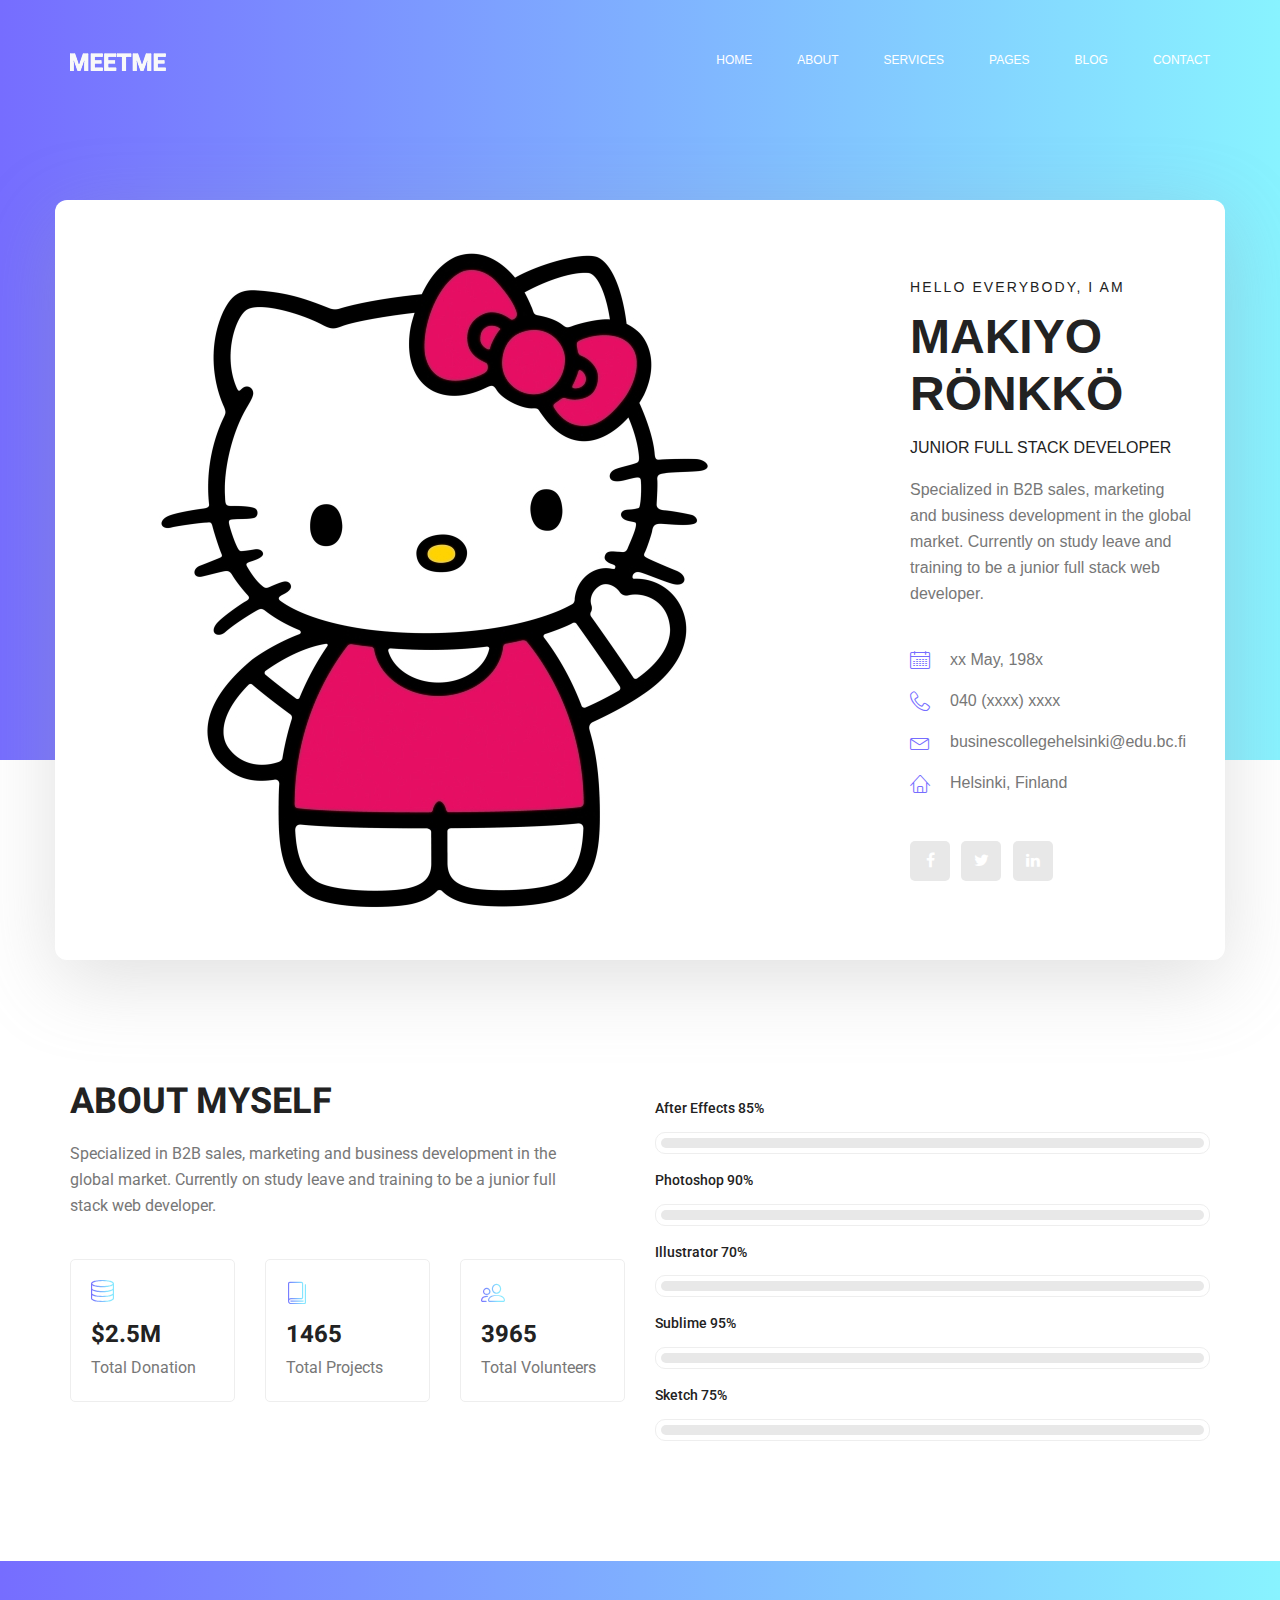
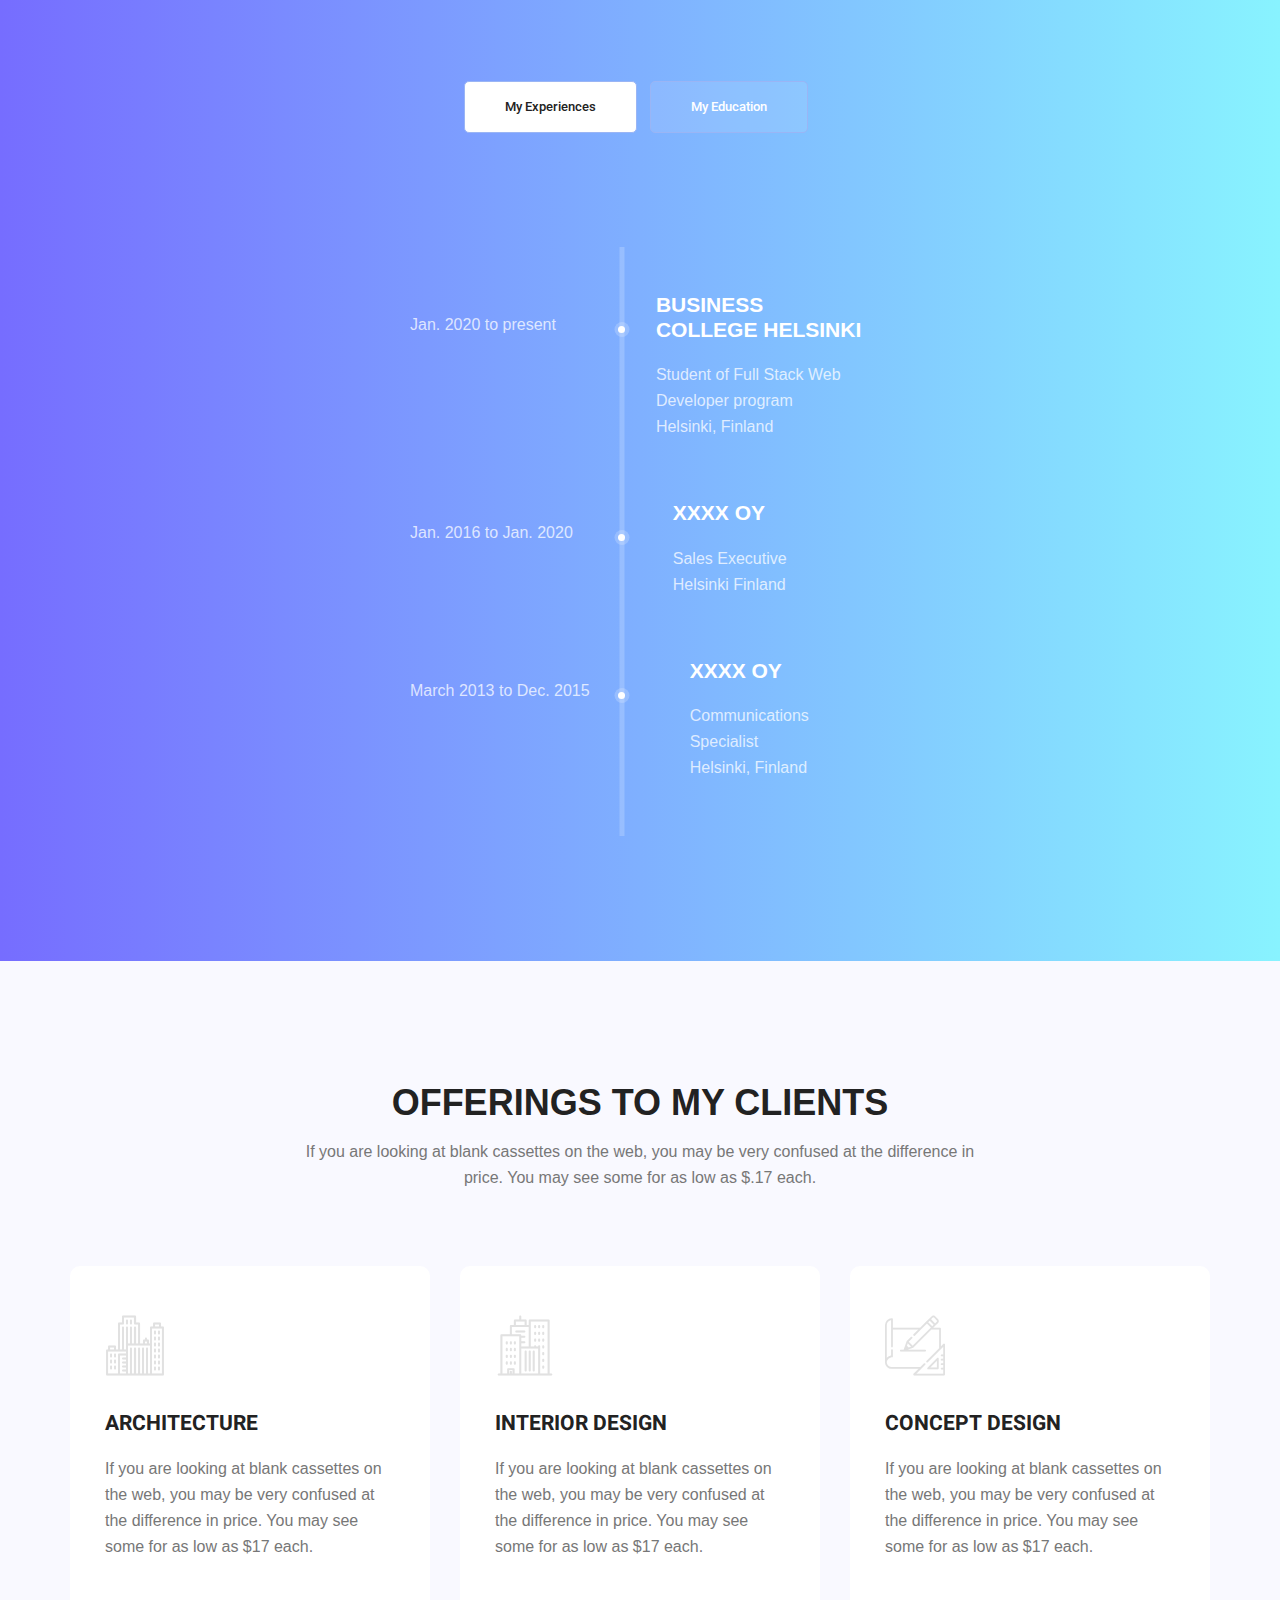
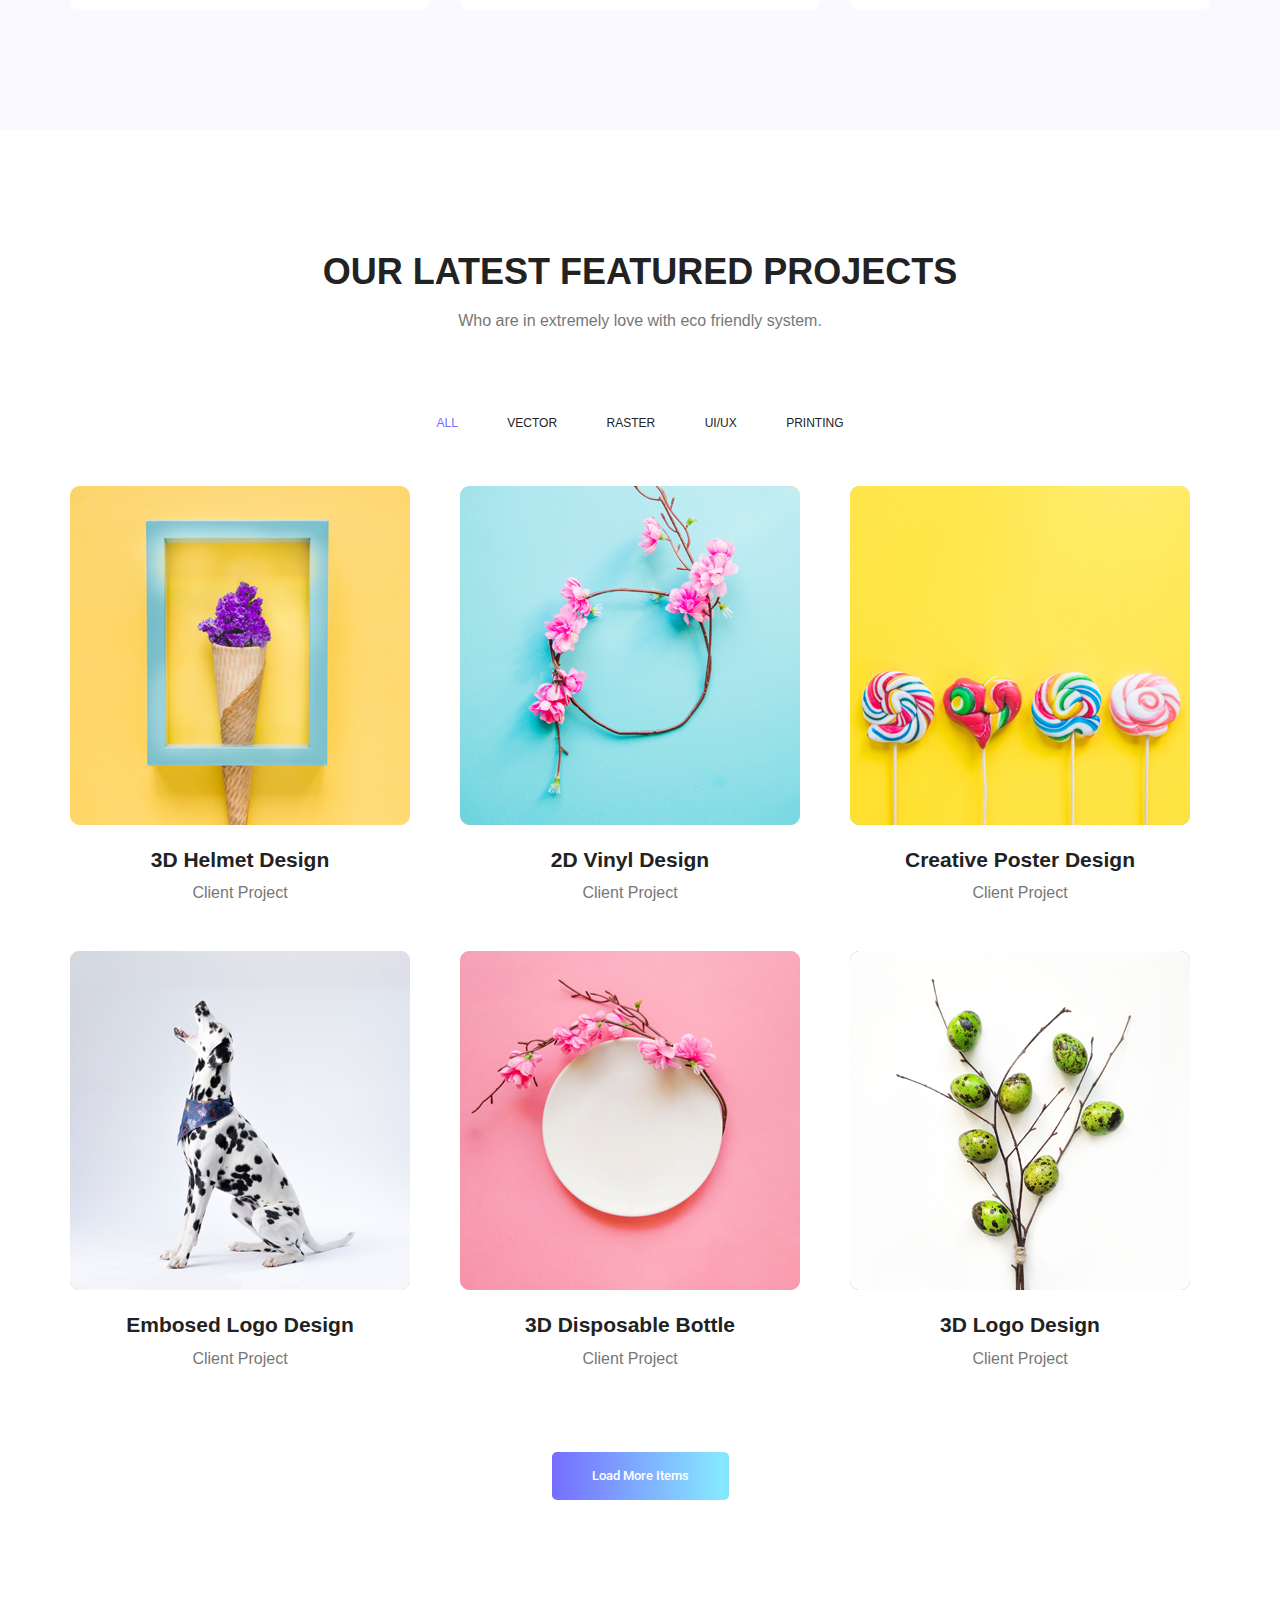
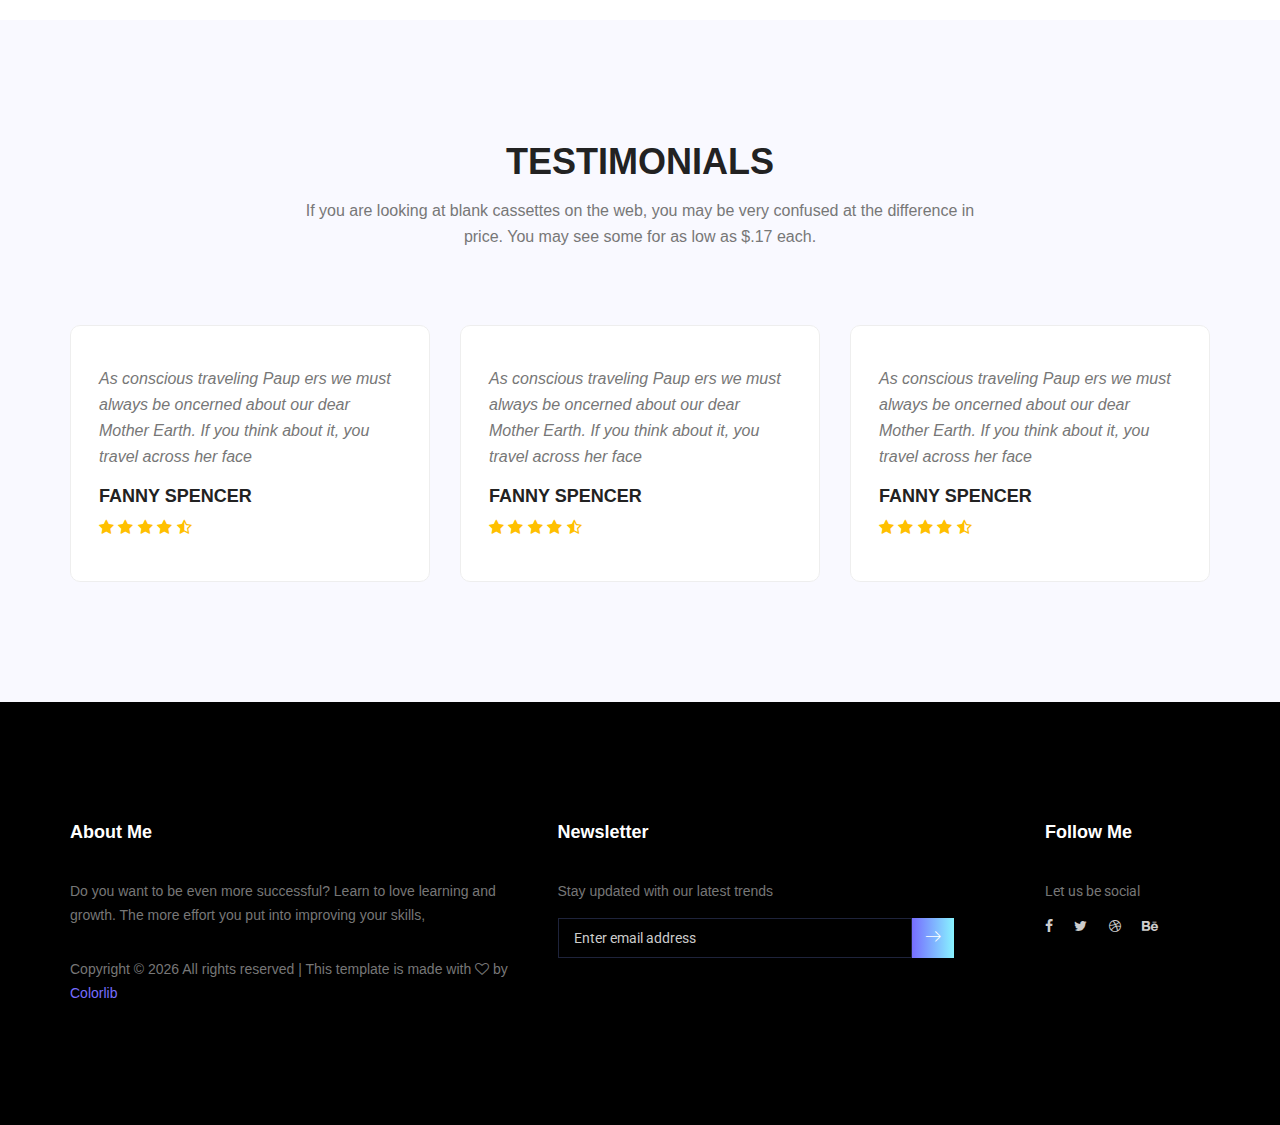
<file: index.html>
<!DOCTYPE html>
<html lang="en">

<head>
  <!-- Required meta tags -->
  <meta charset="utf-8" />
  <meta name="viewport" content="width=device-width, initial-scale=1, shrink-to-fit=no" />
  <!-- Global site tag (gtag.js) - Google Analytics -->
  <script async src="https://www.googletagmanager.com/gtag/js?id=UA-156408368-1"></script>
  <script>
    window.dataLayer = window.dataLayer || [];
    function gtag() {
      dataLayer.push(arguments);
    }
    gtag("js", new Date());

    gtag("config", "UA-156408368-1");
  </script>

  <link rel="icon" href="img/favicon.png" type="image/png" />
  <title>MeetMe Personal</title>
  <!-- Bootstrap CSS -->
  <link rel="stylesheet" href="css/bootstrap.css" />
  <link rel="stylesheet" href="vendors/linericon/style.css" />
  <link rel="stylesheet" href="css/font-awesome.min.css" />
  <link rel="stylesheet" href="vendors/owl-carousel/owl.carousel.min.css" />
  <link rel="stylesheet" href="vendors/lightbox/simpleLightbox.css" />
  <link rel="stylesheet" href="vendors/nice-select/css/nice-select.css" />
  <link rel="stylesheet" href="vendors/animate-css/animate.css" />
  <link rel="stylesheet" href="vendors/popup/magnific-popup.css" />
  <link rel="stylesheet" href="vendors/flaticon/flaticon.css" />
  <!-- main css -->
  <link rel="stylesheet" href="css/style.css" />
  <link rel="stylesheet" href="css/responsive.css" />
</head>

<body>
  <!--================Header Menu Area =================-->
  <header class="header_area">
    <div class="main_menu">
      <nav class="navbar navbar-expand-lg navbar-light">
        <div class="container box_1620">
          <!-- Brand and toggle get grouped for better mobile display -->
          <a class="navbar-brand logo_h" href="index.html"><img src="img/logo.png" alt="" /></a>
          <button class="navbar-toggler" type="button" data-toggle="collapse" data-target="#navbarSupportedContent"
            aria-controls="navbarSupportedContent" aria-expanded="false" aria-label="Toggle navigation">
            <span class="icon-bar"></span>
            <span class="icon-bar"></span>
            <span class="icon-bar"></span>
          </button>
          <!-- Collect the nav links, forms, and other content for toggling -->
          <div class="collapse navbar-collapse offset" id="navbarSupportedContent">
            <ul class="nav navbar-nav menu_nav ml-auto">
              <li class="nav-item active">
                <a class="nav-link" href="index.html"
                  onClick="gtag('event','click',{'event_category':'clicktrack','event_label':'conversion'});">Home</a>
              </li>
              <li class="nav-item">
                <a class="nav-link" href="about-us.html"
                  onClick="gtag('event','click',{'event_category':'clicktrack','event_label':'conversion'});">About</a>
              </li>
              <li class="nav-item">
                <a class="nav-link" href="services.html"
                  onClick="gtag('event','click',{'event_category':'clicktrack','event_label':'service'});">Services</a>
              </li>
              <li class="nav-item submenu dropdown">
                <a href="#" class="nav-link dropdown-toggle" data-toggle="dropdown" role="button" aria-haspopup="true"
                  aria-expanded="false">Pages</a>
                <ul class="dropdown-menu">
                  <li class="nav-item">
                    <a class="nav-link" href="portfolio.html">Portfolio</a>
                  </li>
                  <li class="nav-item">
                    <a class="nav-link" href="elements.html">Elements</a>
                  </li>
                </ul>
              </li>
              <li class="nav-item submenu dropdown">
                <a href="#" class="nav-link dropdown-toggle" data-toggle="dropdown" role="button" aria-haspopup="true"
                  aria-expanded="false">Blog</a>
                <ul class="dropdown-menu">
                  <li class="nav-item">
                    <a class="nav-link" href="blog.html">Blog</a>
                  </li>
                  <li class="nav-item">
                    <a class="nav-link" href="single-blog.html">Blog Details</a>
                  </li>
                </ul>
              </li>
              <li class="nav-item">
                <a class="nav-link" href="contact.html">Contact</a>
              </li>
            </ul>
          </div>
        </div>
      </nav>
    </div>
  </header>
  <!--================Header Menu Area =================-->

  <!--================Home Banner Area =================-->
  <section class="home_banner_area">
    <div class="container box_1620">
      <div class="banner_inner d-flex align-items-center">
        <div class="banner_content">
          <div class="media">
            <div class="d-flex">
              <img src="img/tarrat-hello-kitty.jpg" alt="" />
            </div>
            <div class="media-body">
              <div class="personal_text">
                <h6>Hello Everybody, i am</h6>
                <h3>Makiyo Rönkkö</h3>
                <h4>Junior Full Stack Developer</h4>
                <p>
                  Specialized in B2B sales, marketing and business development
                  in the global market. Currently on study leave and training
                  to be a junior full stack web developer.
                </p>
                <ul class="list basic_info">
                  <li>
                    <a href="#"><i class="lnr lnr-calendar-full"></i> xx May, 198x</a>
                  </li>
                  <li>
                    <a href="#"><i class="lnr lnr-phone-handset"></i> 040 (xxxx) xxxx
                    </a>
                  </li>
                  <li>
                    <a href="#"><i class="lnr lnr-envelope"></i>
                      businescollegehelsinki@edu.bc.fi</a>
                  </li>
                  <li>
                    <a href="#"><i class="lnr lnr-home"></i> Helsinki, Finland</a>
                  </li>
                </ul>
                <ul class="list personal_social">
                  <li>
                    <a href="#"><i class="fa fa-facebook"></i></a>
                  </li>
                  <li>
                    <a href="#"><i class="fa fa-twitter"></i></a>
                  </li>
                  <li>
                    <a href="#"><i class="fa fa-linkedin"></i></a>
                  </li>
                </ul>
              </div>
            </div>
          </div>
        </div>
      </div>
    </div>
  </section>
  <!--================End Home Banner Area =================-->

  <!--================Welcome Area =================-->
  <section class="welcome_area p_120">
    <div class="container">
      <div class="row welcome_inner">
        <div class="col-lg-6">
          <div class="welcome_text">
            <h4>About Myself</h4>
            <p>
              Specialized in B2B sales, marketing and business development in
              the global market. Currently on study leave and training to be a
              junior full stack web developer.
            </p>
            <div class="row">
              <div class="col-md-4">
                <div class="wel_item">
                  <i class="lnr lnr-database"></i>
                  <h4>$2.5M</h4>
                  <p>Total Donation</p>
                </div>
              </div>
              <div class="col-md-4">
                <div class="wel_item">
                  <i class="lnr lnr-book"></i>
                  <h4>1465</h4>
                  <p>Total Projects</p>
                </div>
              </div>
              <div class="col-md-4">
                <div class="wel_item">
                  <i class="lnr lnr-users"></i>
                  <h4>3965</h4>
                  <p>Total Volunteers</p>
                </div>
              </div>
            </div>
          </div>
        </div>
        <div class="col-lg-6">
          <div class="tools_expert">
            <div class="skill_main">
              <div class="skill_item">
                <h4>After Effects <span class="counter">85</span>%</h4>
                <div class="progress_br">
                  <div class="progress">
                    <div class="progress-bar" role="progressbar" aria-valuenow="85" aria-valuemin="0"
                      aria-valuemax="100"></div>
                  </div>
                </div>
              </div>
              <div class="skill_item">
                <h4>Photoshop <span class="counter">90</span>%</h4>
                <div class="progress_br">
                  <div class="progress">
                    <div class="progress-bar" role="progressbar" aria-valuenow="90" aria-valuemin="0"
                      aria-valuemax="100"></div>
                  </div>
                </div>
              </div>
              <div class="skill_item">
                <h4>Illustrator <span class="counter">70</span>%</h4>
                <div class="progress_br">
                  <div class="progress">
                    <div class="progress-bar" role="progressbar" aria-valuenow="70" aria-valuemin="0"
                      aria-valuemax="100"></div>
                  </div>
                </div>
              </div>
              <div class="skill_item">
                <h4>Sublime <span class="counter">95</span>%</h4>
                <div class="progress_br">
                  <div class="progress">
                    <div class="progress-bar" role="progressbar" aria-valuenow="95" aria-valuemin="0"
                      aria-valuemax="100"></div>
                  </div>
                </div>
              </div>
              <div class="skill_item">
                <h4>Sketch <span class="counter">75</span>%</h4>
                <div class="progress_br">
                  <div class="progress">
                    <div class="progress-bar" role="progressbar" aria-valuenow="75" aria-valuemin="0"
                      aria-valuemax="100"></div>
                  </div>
                </div>
              </div>
            </div>
          </div>
        </div>
      </div>
    </div>
  </section>
  <!--================End Welcome Area =================-->

  <!--================My Tabs Area =================-->
  <section class="mytabs_area p_120">
    <div class="container">
      <div class="tabs_inner">
        <ul class="nav nav-tabs" id="myTab" role="tablist">
          <li class="nav-item">
            <a class="nav-link active" id="home-tab" data-toggle="tab" href="#home" role="tab" aria-controls="home"
              aria-selected="true">My Experiences</a>
          </li>
          <li class="nav-item">
            <a class="nav-link" id="profile-tab" data-toggle="tab" href="#profile" role="tab" aria-controls="profile"
              aria-selected="false">My Education</a>
          </li>
        </ul>
        <div class="tab-content" id="myTabContent">
          <div class="tab-pane fade show active" id="home" role="tabpanel" aria-labelledby="home-tab">
            <ul class="list">
              <li>
                <span></span>
                <div class="media">
                  <div class="d-flex">
                    <p>Jan. 2020 to present</p>
                  </div>
                  <div class="media-body">
                    <h4>Business College Helsinki</h4>
                    <p>
                      Student of Full Stack Web Developer program
                      <br />Helsinki, Finland
                    </p>
                  </div>
                </div>
              </li>
              <li>
                <span></span>
                <div class="media">
                  <div class="d-flex">
                    <p>Jan. 2016 to Jan. 2020</p>
                  </div>
                  <div class="media-body">
                    <h4>xxxx OY</h4>
                    <p>Sales Executive <br />Helsinki Finland</p>
                  </div>
                </div>
              </li>
              <li>
                <span></span>
                <div class="media">
                  <div class="d-flex">
                    <p>March 2013 to Dec. 2015</p>
                  </div>
                  <div class="media-body">
                    <h4>xxxx Oy</h4>
                    <p>Communications Specialist <br />Helsinki, Finland</p>
                  </div>
                </div>
              </li>
            </ul>
          </div>
          <div class="tab-pane fade" id="profile" role="tabpanel" aria-labelledby="profile-tab">
            <ul class="list">
              <li>
                <span></span>
                <div class="media">
                  <div class="d-flex">
                    <p>March 2017 to present</p>
                  </div>
                  <div class="media-body">
                    <h4>Colorlib</h4>
                    <p>
                      Senior Web Developer <br />Santa monica, Los angeles
                    </p>
                  </div>
                </div>
              </li>
              <li>
                <span></span>
                <div class="media">
                  <div class="d-flex">
                    <p>March 2017 to present</p>
                  </div>
                  <div class="media-body">
                    <h4>Colorlib</h4>
                    <p>
                      Senior Web Developer <br />Santa monica, Los angeles
                    </p>
                  </div>
                </div>
              </li>
              <li>
                <span></span>
                <div class="media">
                  <div class="d-flex">
                    <p>March 2017 to present</p>
                  </div>
                  <div class="media-body">
                    <h4>Colorlib</h4>
                    <p>
                      Senior Web Developer <br />Santa monica, Los angeles
                    </p>
                  </div>
                </div>
              </li>
            </ul>
          </div>
        </div>
      </div>
    </div>
  </section>
  <!--================End My Tabs Area =================-->

  <!--================Feature Area =================-->
  <section class="feature_area p_120">
    <div class="container">
      <div class="main_title">
        <h2>offerings to my clients</h2>
        <p>
          If you are looking at blank cassettes on the web, you may be very
          confused at the difference in price. You may see some for as low as
          $.17 each.
        </p>
      </div>
      <div class="feature_inner row">
        <div class="col-lg-4 col-md-6">
          <div class="feature_item">
            <i class="flaticon-city"></i>
            <h4>Architecture</h4>
            <p>
              If you are looking at blank cassettes on the web, you may be
              very confused at the difference in price. You may see some for
              as low as $17 each.
            </p>
          </div>
        </div>
        <div class="col-lg-4 col-md-6">
          <div class="feature_item">
            <i class="flaticon-skyline"></i>
            <h4>Interior Design</h4>
            <p>
              If you are looking at blank cassettes on the web, you may be
              very confused at the difference in price. You may see some for
              as low as $17 each.
            </p>
          </div>
        </div>
        <div class="col-lg-4 col-md-6">
          <div class="feature_item">
            <i class="flaticon-sketch"></i>
            <h4>Concept Design</h4>
            <p>
              If you are looking at blank cassettes on the web, you may be
              very confused at the difference in price. You may see some for
              as low as $17 each.
            </p>
          </div>
        </div>
      </div>
    </div>
  </section>
  <!--================End Feature Area =================-->

  <!--================Home Gallery Area =================-->
  <section class="home_gallery_area p_120">
    <div class="container">
      <div class="main_title">
        <h2>Our Latest Featured Projects</h2>
        <p>Who are in extremely love with eco friendly system.</p>
      </div>
      <div class="isotope_fillter">
        <ul class="gallery_filter list">
          <li class="active" data-filter="*"><a href="#">All</a></li>
          <li data-filter=".brand"><a href="#">Vector</a></li>
          <li data-filter=".manipul"><a href="#">Raster</a></li>
          <li data-filter=".creative"><a href="#">UI/UX</a></li>
          <li data-filter=".design"><a href="#">Printing</a></li>
        </ul>
      </div>
    </div>
    <div class="container">
      <div class="gallery_f_inner row imageGallery1">
        <div class="col-lg-4 col-md-4 col-sm-6 brand manipul design print">
          <div class="h_gallery_item">
            <div class="g_img_item">
              <img class="img-fluid" src="img/gallery/project-1.jpg" alt="" />
              <a class="light" href="img/gallery/project-1.jpg"><img src="img/gallery/icon.png" alt="" /></a>
            </div>
            <div class="g_item_text">
              <h4>3D Helmet Design</h4>
              <p>Client Project</p>
            </div>
          </div>
        </div>
        <div class="col-lg-4 col-md-4 col-sm-6 brand manipul creative">
          <div class="h_gallery_item">
            <div class="g_img_item">
              <img class="img-fluid" src="img/gallery/project-2.jpg" alt="" />
              <a class="light" href="img/gallery/project-2.jpg"><img src="img/gallery/icon.png" alt="" /></a>
            </div>
            <div class="g_item_text">
              <h4>2D Vinyl Design</h4>
              <p>Client Project</p>
            </div>
          </div>
        </div>
        <div class="col-lg-4 col-md-4 col-sm-6 manipul creative design print">
          <div class="h_gallery_item">
            <div class="g_img_item">
              <img class="img-fluid" src="img/gallery/project-3.jpg" alt="" />
              <a class="light" href="img/gallery/project-3.jpg"><img src="img/gallery/icon.png" alt="" /></a>
            </div>
            <div class="g_item_text">
              <h4>Creative Poster Design</h4>
              <p>Client Project</p>
            </div>
          </div>
        </div>
        <div class="col-lg-4 col-md-4 col-sm-6 brand creative print">
          <div class="h_gallery_item">
            <div class="g_img_item">
              <img class="img-fluid" src="img/gallery/project-4.jpg" alt="" />
              <a class="light" href="img/gallery/project-4.jpg"><img src="img/gallery/icon.png" alt="" /></a>
            </div>
            <div class="g_item_text">
              <h4>Embosed Logo Design</h4>
              <p>Client Project</p>
            </div>
          </div>
        </div>
        <div class="col-lg-4 col-md-4 col-sm-6 brand manipul design">
          <div class="h_gallery_item">
            <div class="g_img_item">
              <img class="img-fluid" src="img/gallery/project-5.jpg" alt="" />
              <a class="light" href="img/gallery/project-5.jpg"><img src="img/gallery/icon.png" alt="" /></a>
            </div>
            <div class="g_item_text">
              <h4>3D Disposable Bottle</h4>
              <p>Client Project</p>
            </div>
          </div>
        </div>
        <div class="col-lg-4 col-md-4 col-sm-6 brand creative">
          <div class="h_gallery_item">
            <div class="g_img_item">
              <img class="img-fluid" src="img/gallery/project-6.jpg" alt="" />
              <a class="light" href="img/gallery/project-6.jpg"><img src="img/gallery/icon.png" alt="" /></a>
            </div>
            <div class="g_item_text">
              <h4>3D Logo Design</h4>
              <p>Client Project</p>
            </div>
          </div>
        </div>
      </div>
      <div class="more_btn">
        <a class="main_btn" href="#">Load More Items</a>
      </div>
    </div>
  </section>
  <!--================End Home Gallery Area =================-->

  <!--================Testimonials Area =================-->
  <section class="testimonials_area p_120">
    <div class="container">
      <div class="main_title">
        <h2>Testimonials</h2>
        <p>
          If you are looking at blank cassettes on the web, you may be very
          confused at the difference in price. You may see some for as low as
          $.17 each.
        </p>
      </div>
      <div class="testi_inner">
        <div class="testi_slider owl-carousel">
          <div class="item">
            <div class="testi_item">
              <p>
                As conscious traveling Paup ers we must always be oncerned
                about our dear Mother Earth. If you think about it, you travel
                across her face
              </p>
              <h4>Fanny Spencer</h4>
              <a href="#"><i class="fa fa-star"></i></a>
              <a href="#"><i class="fa fa-star"></i></a>
              <a href="#"><i class="fa fa-star"></i></a>
              <a href="#"><i class="fa fa-star"></i></a>
              <a href="#"><i class="fa fa-star-half-o"></i></a>
            </div>
          </div>
          <div class="item">
            <div class="testi_item">
              <p>
                As conscious traveling Paup ers we must always be oncerned
                about our dear Mother Earth. If you think about it, you travel
                across her face
              </p>
              <h4>Fanny Spencer</h4>
              <a href="#"><i class="fa fa-star"></i></a>
              <a href="#"><i class="fa fa-star"></i></a>
              <a href="#"><i class="fa fa-star"></i></a>
              <a href="#"><i class="fa fa-star"></i></a>
              <a href="#"><i class="fa fa-star-half-o"></i></a>
            </div>
          </div>
          <div class="item">
            <div class="testi_item">
              <p>
                As conscious traveling Paup ers we must always be oncerned
                about our dear Mother Earth. If you think about it, you travel
                across her face
              </p>
              <h4>Fanny Spencer</h4>
              <a href="#"><i class="fa fa-star"></i></a>
              <a href="#"><i class="fa fa-star"></i></a>
              <a href="#"><i class="fa fa-star"></i></a>
              <a href="#"><i class="fa fa-star"></i></a>
              <a href="#"><i class="fa fa-star-half-o"></i></a>
            </div>
          </div>
        </div>
      </div>
    </div>
  </section>
  <!--================End Testimonials Area =================-->

  <!--================Footer Area =================-->
  <footer class="footer_area p_120">
    <div class="container">
      <div class="row footer_inner">
        <div class="col-lg-5 col-sm-6">
          <aside class="f_widget ab_widget">
            <div class="f_title">
              <h3>About Me</h3>
            </div>
            <p>
              Do you want to be even more successful? Learn to love learning
              and growth. The more effort you put into improving your skills,
            </p>
            <p>
              <!-- Link back to Colorlib can't be removed. Template is licensed under CC BY 3.0. -->
              Copyright &copy;
              <script>
                document.write(new Date().getFullYear());
              </script>
              All rights reserved | This template is made with
              <i class="fa fa-heart-o" aria-hidden="true"></i> by
              <a href="https://colorlib.com" target="_blank">Colorlib</a>
              <!-- Link back to Colorlib can't be removed. Template is licensed under CC BY 3.0. -->
            </p>
          </aside>
        </div>
        <div class="col-lg-5 col-sm-6">
          <aside class="f_widget news_widget">
            <div class="f_title">
              <h3>Newsletter</h3>
            </div>
            <p>Stay updated with our latest trends</p>
            <div id="mc_embed_signup">
              <form target="_blank"
                action="https://spondonit.us12.list-manage.com/subscribe/post?u=1462626880ade1ac87bd9c93a&amp;id=92a4423d01"
                method="get" class="subscribe_form relative">
                <div class="input-group d-flex flex-row">
                  <input name="EMAIL" placeholder="Enter email address" onfocus="this.placeholder = ''"
                    onblur="this.placeholder = 'Email Address '" required="" type="email" />
                  <button class="btn sub-btn">
                    <span class="lnr lnr-arrow-right"></span>
                  </button>
                </div>
                <div class="mt-10 info"></div>
              </form>
            </div>
          </aside>
        </div>
        <div class="col-lg-2">
          <aside class="f_widget social_widget">
            <div class="f_title">
              <h3>Follow Me</h3>
            </div>
            <p>Let us be social</p>
            <ul class="list">
              <li>
                <a href="#"><i class="fa fa-facebook"></i></a>
              </li>
              <li>
                <a href="#"><i class="fa fa-twitter"></i></a>
              </li>
              <li>
                <a href="#"><i class="fa fa-dribbble"></i></a>
              </li>
              <li>
                <a href="#"><i class="fa fa-behance"></i></a>
              </li>
            </ul>
          </aside>
        </div>
      </div>
    </div>
  </footer>
  <!--================End Footer Area =================-->

  <!-- Optional JavaScript -->
  <!-- jQuery first, then Popper.js, then Bootstrap JS -->
  <script src="js/jquery.js"></script>
  <script src="js/popper.js"></script>
  <script src="js/bootstrap.min.js"></script>
  <script src="js/stellar.js"></script>
  <script src="vendors/lightbox/simpleLightbox.min.js"></script>
  <script src="vendors/nice-select/js/jquery.nice-select.min.js"></script>
  <script src="vendors/isotope/imagesloaded.pkgd.min.js"></script>
  <script src="vendors/isotope/isotope.pkgd.min.js"></script>
  <script src="vendors/owl-carousel/owl.carousel.min.js"></script>
  <script src="vendors/popup/jquery.magnific-popup.min.js"></script>
  <script src="js/jquery.ajaxchimp.min.js"></script>
  <script src="vendors/counter-up/jquery.waypoints.min.js"></script>
  <script src="vendors/counter-up/jquery.counterup.min.js"></script>
  <script src="js/mail-script.js"></script>
  <script src="js/theme.js"></script>
</body>

</html>
</file>
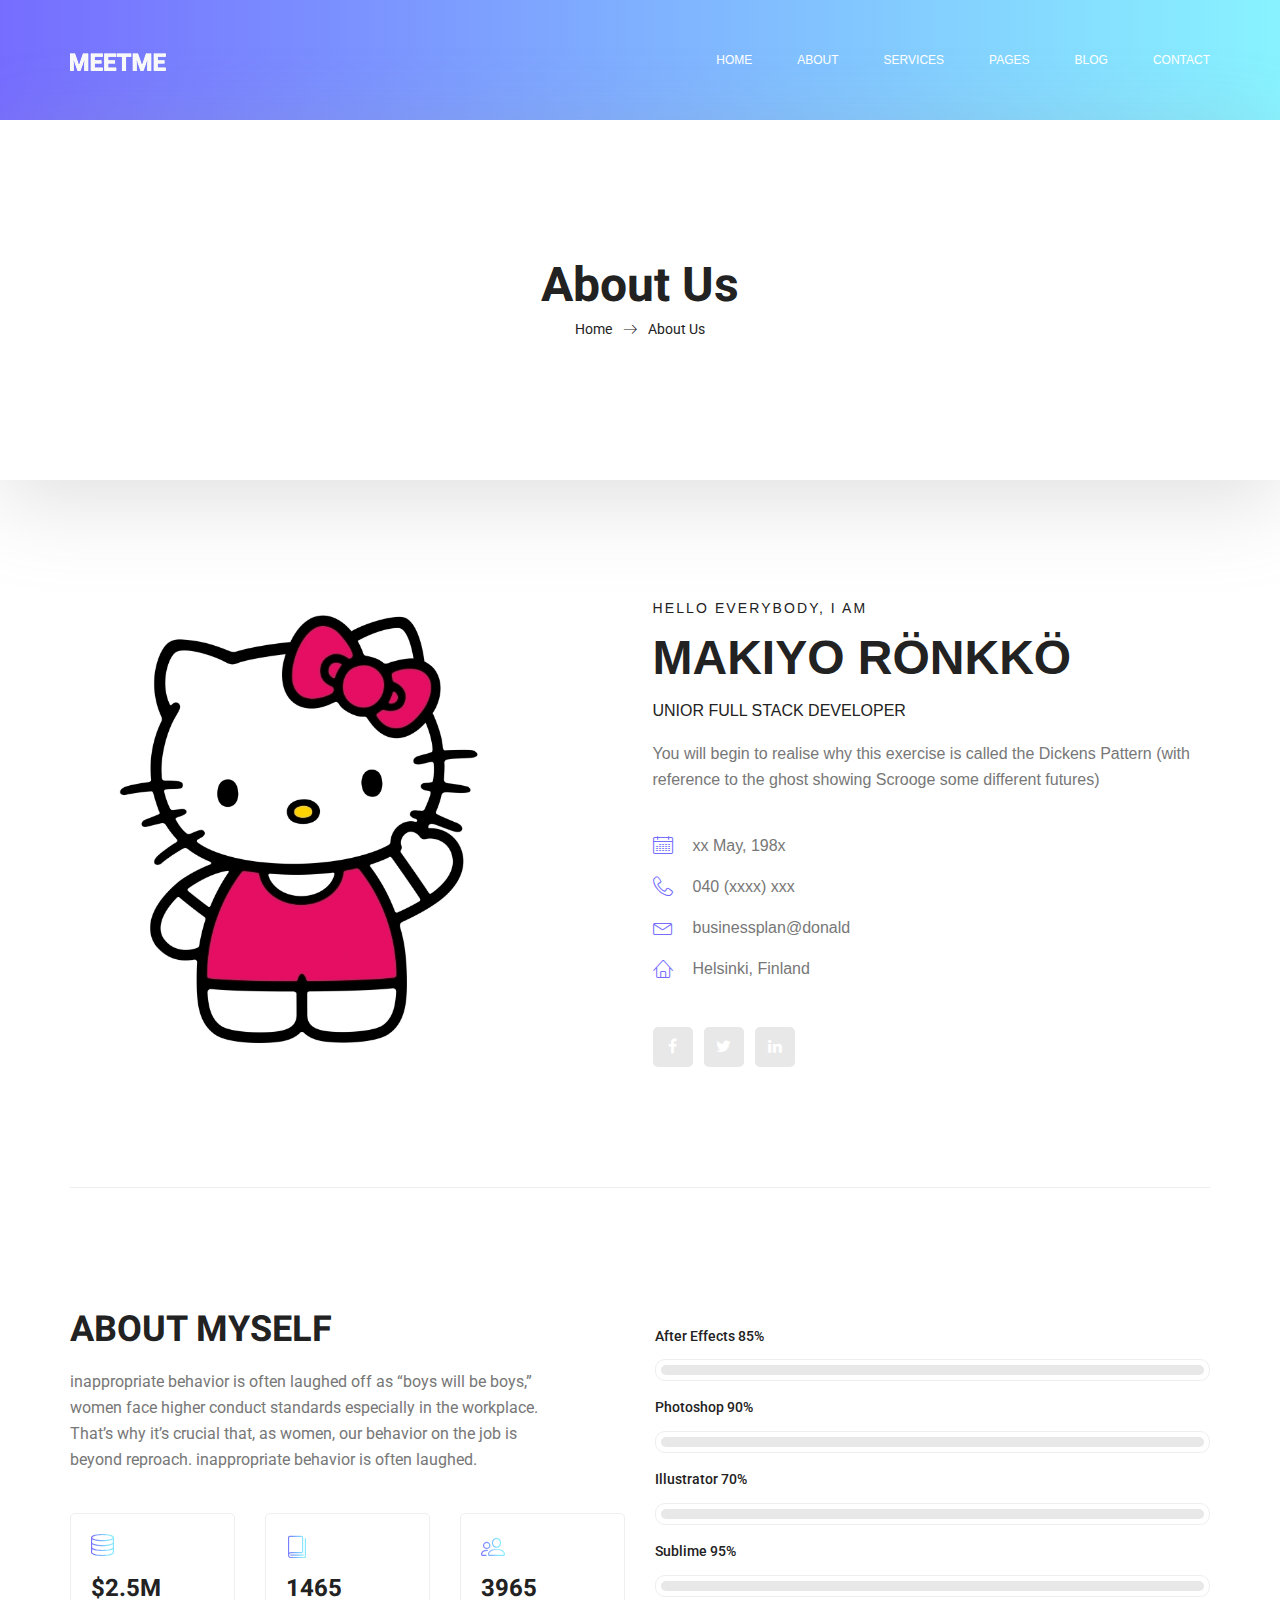
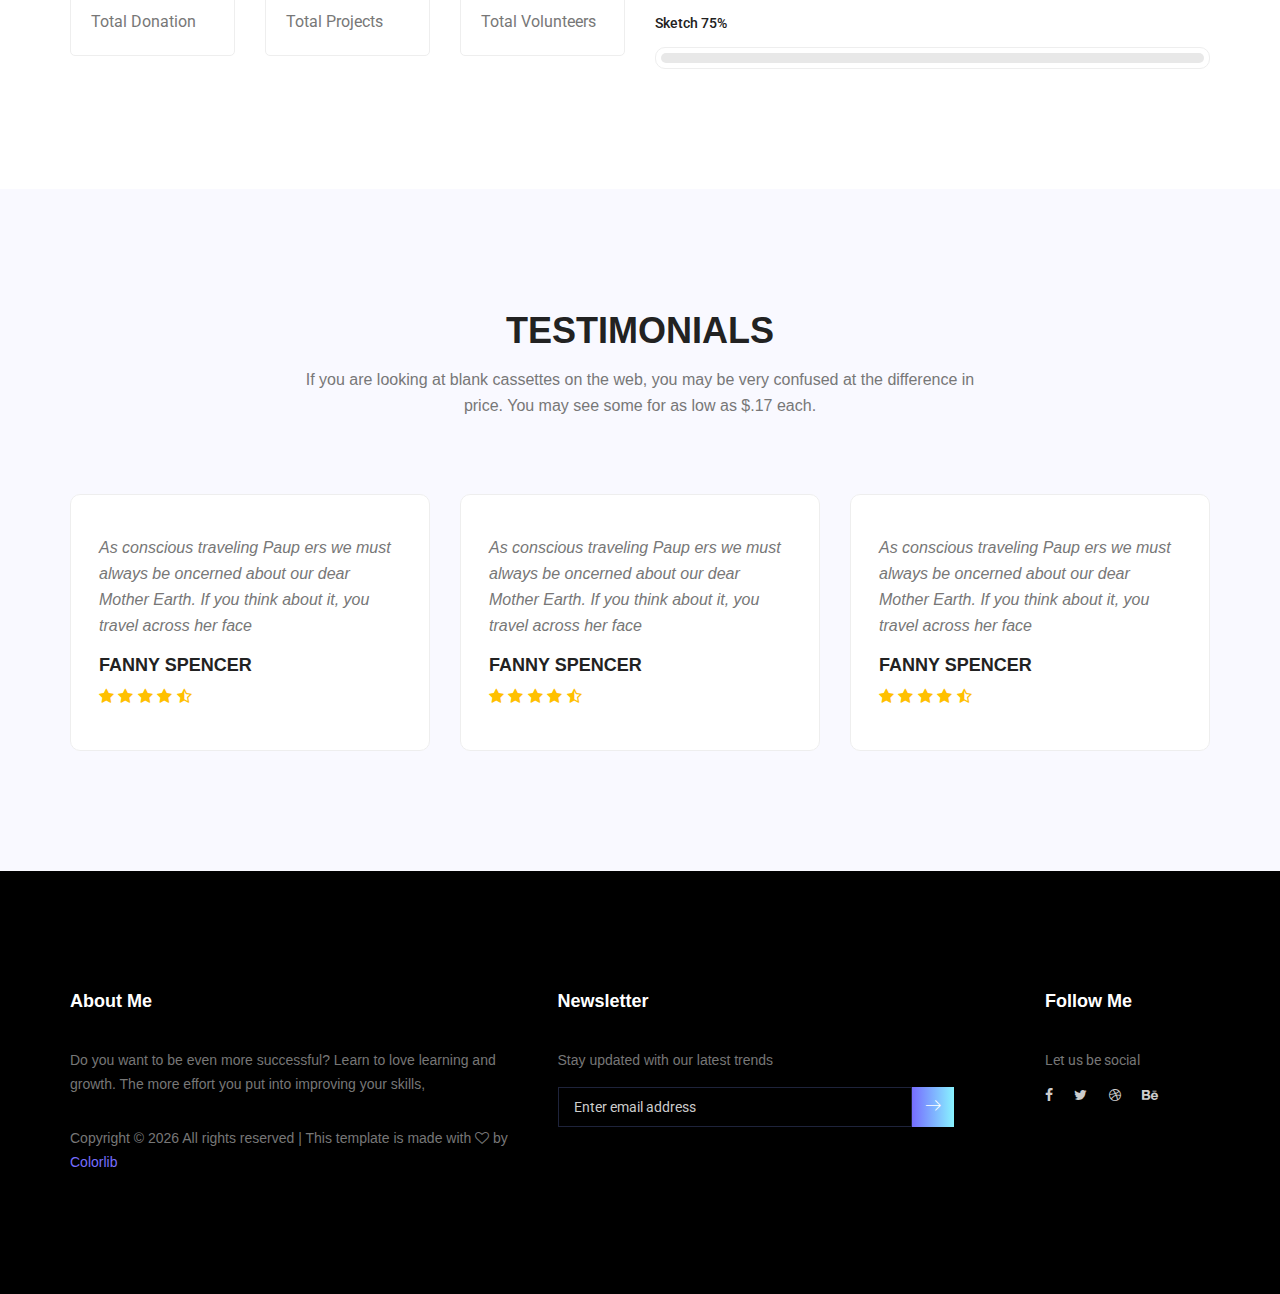
<file: about-us.html>
<!DOCTYPE html>
<html lang="en">

<head>
  <!-- Required meta tags -->
  <meta charset="utf-8" />
  <meta name="viewport" content="width=device-width, initial-scale=1, shrink-to-fit=no" />
  <link rel="icon" href="img/favicon.png" type="image/png" />
  <title>MeetMe Personal</title>
  <!-- Global site tag (gtag.js) - Google Analytics -->
  <script async src="https://www.googletagmanager.com/gtag/js?id=UA-156408368-1"></script>
  <script>
    window.dataLayer = window.dataLayer || [];
    function gtag() {
      dataLayer.push(arguments);
    }
    gtag("js", new Date());

    gtag("config", "UA-156408368-1");
  </script>
  <!-- Bootstrap CSS -->
  <link rel="stylesheet" href="css/bootstrap.css" />
  <link rel="stylesheet" href="vendors/linericon/style.css" />
  <link rel="stylesheet" href="css/font-awesome.min.css" />
  <link rel="stylesheet" href="vendors/owl-carousel/owl.carousel.min.css" />
  <link rel="stylesheet" href="vendors/lightbox/simpleLightbox.css" />
  <link rel="stylesheet" href="vendors/nice-select/css/nice-select.css" />
  <link rel="stylesheet" href="vendors/animate-css/animate.css" />
  <link rel="stylesheet" href="vendors/popup/magnific-popup.css" />
  <!-- main css -->
  <link rel="stylesheet" href="css/style.css" />
  <link rel="stylesheet" href="css/responsive.css" />
</head>

<body>
  <!--================Header Menu Area =================-->
  <header class="header_area">
    <div class="main_menu">
      <nav class="navbar navbar-expand-lg navbar-light">
        <div class="container box_1620">
          <!-- Brand and toggle get grouped for better mobile display -->
          <a class="navbar-brand logo_h" href="index.html"><img src="img/logo.png" alt="" /></a>
          <button class="navbar-toggler" type="button" data-toggle="collapse" data-target="#navbarSupportedContent"
            aria-controls="navbarSupportedContent" aria-expanded="false" aria-label="Toggle navigation">
            <span class="icon-bar"></span>
            <span class="icon-bar"></span>
            <span class="icon-bar"></span>
          </button>
          <!-- Collect the nav links, forms, and other content for toggling -->
          <div class="collapse navbar-collapse offset" id="navbarSupportedContent">
            <ul class="nav navbar-nav menu_nav ml-auto">
              <li class="nav-item active">
                <a class="nav-link" href="index.html">Home</a>
              </li>
              <li class="nav-item">
                <a class="nav-link" href="about-us.html">About</a>
              </li>
              <li class="nav-item">
                <a class="nav-link" href="services.html">Services</a>
              </li>
              <li class="nav-item submenu dropdown">
                <a href="#" class="nav-link dropdown-toggle" data-toggle="dropdown" role="button" aria-haspopup="true"
                  aria-expanded="false">Pages</a>
                <ul class="dropdown-menu">
                  <li class="nav-item">
                    <a class="nav-link" href="portfolio.html">Portfolio</a>
                  </li>
                  <li class="nav-item">
                    <a class="nav-link" href="elements.html">Elements</a>
                  </li>
                </ul>
              </li>
              <li class="nav-item submenu dropdown">
                <a href="#" class="nav-link dropdown-toggle" data-toggle="dropdown" role="button" aria-haspopup="true"
                  aria-expanded="false">Blog</a>
                <ul class="dropdown-menu">
                  <li class="nav-item">
                    <a class="nav-link" href="blog.html">Blog</a>
                  </li>
                  <li class="nav-item">
                    <a class="nav-link" href="single-blog.html">Blog Details</a>
                  </li>
                </ul>
              </li>
              <li class="nav-item">
                <a class="nav-link" href="contact.html">Contact</a>
              </li>
            </ul>
          </div>
        </div>
      </nav>
    </div>
  </header>
  <!--================Header Menu Area =================-->

  <!--================Home Banner Area =================-->
  <section class="banner_area">
    <div class="box_1620">
      <div class="banner_inner d-flex align-items-center">
        <div class="container">
          <div class="banner_content text-center">
            <h2>About Us</h2>
            <div class="page_link">
              <a href="index.html">Home</a>
              <a href="about-us.html">About Us</a>
            </div>
          </div>
        </div>
      </div>
    </div>
  </section>
  <!--================End Home Banner Area =================-->

  <!--================Home Banner Area =================-->
  <section class="profile_area">
    <div class="container">
      <div class="profile_inner p_120">
        <div class="row">
          <div class="col-lg-5">
            <img class="img-fluid" src="img/tarrat-hello-kitty.jpg" alt="" />
          </div>
          <div class="col-lg-7">
            <div class="personal_text">
              <h6>Hello Everybody, i am</h6>
              <h3>Makiyo Rönkkö</h3>
              <h4>unior Full Stack Developer</h4>
              <p>
                You will begin to realise why this exercise is called the
                Dickens Pattern (with reference to the ghost showing Scrooge
                some different futures)
              </p>
              <ul class="list basic_info">
                <li>
                  <a href="#"><i class="lnr lnr-calendar-full"></i> xx May, 198x</a>
                </li>
                <li>
                  <a href="#"><i class="lnr lnr-phone-handset"></i> 040 (xxxx) xxx
                  </a>
                </li>
                <li>
                  <a href="#"><i class="lnr lnr-envelope"></i> businessplan@donald</a>
                </li>
                <li>
                  <a href="#"><i class="lnr lnr-home"></i> Helsinki, Finland</a>
                </li>
              </ul>
              <ul class="list personal_social">
                <li>
                  <a href="#"><i class="fa fa-facebook"></i></a>
                </li>
                <li>
                  <a href="#"><i class="fa fa-twitter"></i></a>
                </li>
                <li>
                  <a href="#"><i class="fa fa-linkedin"></i></a>
                </li>
              </ul>
            </div>
          </div>
        </div>
      </div>
    </div>
  </section>
  <!--================End Home Banner Area =================-->

  <!--================Welcome Area =================-->
  <section class="welcome_area p_120">
    <div class="container">
      <div class="row welcome_inner">
        <div class="col-lg-6">
          <div class="welcome_text">
            <h4>About Myself</h4>
            <p>
              inappropriate behavior is often laughed off as “boys will be
              boys,” women face higher conduct standards especially in the
              workplace. That’s why it’s crucial that, as women, our behavior
              on the job is beyond reproach. inappropriate behavior is often
              laughed.
            </p>
            <div class="row">
              <div class="col-md-4">
                <div class="wel_item">
                  <i class="lnr lnr-database"></i>
                  <h4>$2.5M</h4>
                  <p>Total Donation</p>
                </div>
              </div>
              <div class="col-md-4">
                <div class="wel_item">
                  <i class="lnr lnr-book"></i>
                  <h4>1465</h4>
                  <p>Total Projects</p>
                </div>
              </div>
              <div class="col-md-4">
                <div class="wel_item">
                  <i class="lnr lnr-users"></i>
                  <h4>3965</h4>
                  <p>Total Volunteers</p>
                </div>
              </div>
            </div>
          </div>
        </div>
        <div class="col-lg-6">
          <div class="tools_expert">
            <div class="skill_main">
              <div class="skill_item">
                <h4>After Effects <span class="counter">85</span>%</h4>
                <div class="progress_br">
                  <div class="progress">
                    <div class="progress-bar" role="progressbar" aria-valuenow="85" aria-valuemin="0"
                      aria-valuemax="100"></div>
                  </div>
                </div>
              </div>
              <div class="skill_item">
                <h4>Photoshop <span class="counter">90</span>%</h4>
                <div class="progress_br">
                  <div class="progress">
                    <div class="progress-bar" role="progressbar" aria-valuenow="90" aria-valuemin="0"
                      aria-valuemax="100"></div>
                  </div>
                </div>
              </div>
              <div class="skill_item">
                <h4>Illustrator <span class="counter">70</span>%</h4>
                <div class="progress_br">
                  <div class="progress">
                    <div class="progress-bar" role="progressbar" aria-valuenow="70" aria-valuemin="0"
                      aria-valuemax="100"></div>
                  </div>
                </div>
              </div>
              <div class="skill_item">
                <h4>Sublime <span class="counter">95</span>%</h4>
                <div class="progress_br">
                  <div class="progress">
                    <div class="progress-bar" role="progressbar" aria-valuenow="95" aria-valuemin="0"
                      aria-valuemax="100"></div>
                  </div>
                </div>
              </div>
              <div class="skill_item">
                <h4>Sketch <span class="counter">75</span>%</h4>
                <div class="progress_br">
                  <div class="progress">
                    <div class="progress-bar" role="progressbar" aria-valuenow="75" aria-valuemin="0"
                      aria-valuemax="100"></div>
                  </div>
                </div>
              </div>
            </div>
          </div>
        </div>
      </div>
    </div>
  </section>
  <!--================End Welcome Area =================-->

  <!--================Testimonials Area =================-->
  <section class="testimonials_area p_120">
    <div class="container">
      <div class="main_title">
        <h2>Testimonials</h2>
        <p>
          If you are looking at blank cassettes on the web, you may be very
          confused at the difference in price. You may see some for as low as
          $.17 each.
        </p>
      </div>
      <div class="testi_inner">
        <div class="testi_slider owl-carousel">
          <div class="item">
            <div class="testi_item">
              <p>
                As conscious traveling Paup ers we must always be oncerned
                about our dear Mother Earth. If you think about it, you travel
                across her face
              </p>
              <h4>Fanny Spencer</h4>
              <a href="#"><i class="fa fa-star"></i></a>
              <a href="#"><i class="fa fa-star"></i></a>
              <a href="#"><i class="fa fa-star"></i></a>
              <a href="#"><i class="fa fa-star"></i></a>
              <a href="#"><i class="fa fa-star-half-o"></i></a>
            </div>
          </div>
          <div class="item">
            <div class="testi_item">
              <p>
                As conscious traveling Paup ers we must always be oncerned
                about our dear Mother Earth. If you think about it, you travel
                across her face
              </p>
              <h4>Fanny Spencer</h4>
              <a href="#"><i class="fa fa-star"></i></a>
              <a href="#"><i class="fa fa-star"></i></a>
              <a href="#"><i class="fa fa-star"></i></a>
              <a href="#"><i class="fa fa-star"></i></a>
              <a href="#"><i class="fa fa-star-half-o"></i></a>
            </div>
          </div>
          <div class="item">
            <div class="testi_item">
              <p>
                As conscious traveling Paup ers we must always be oncerned
                about our dear Mother Earth. If you think about it, you travel
                across her face
              </p>
              <h4>Fanny Spencer</h4>
              <a href="#"><i class="fa fa-star"></i></a>
              <a href="#"><i class="fa fa-star"></i></a>
              <a href="#"><i class="fa fa-star"></i></a>
              <a href="#"><i class="fa fa-star"></i></a>
              <a href="#"><i class="fa fa-star-half-o"></i></a>
            </div>
          </div>
        </div>
      </div>
    </div>
  </section>
  <!--================End Testimonials Area =================-->

  <!--================Footer Area =================-->
  <footer class="footer_area p_120">
    <div class="container">
      <div class="row footer_inner">
        <div class="col-lg-5 col-sm-6">
          <aside class="f_widget ab_widget">
            <div class="f_title">
              <h3>About Me</h3>
            </div>
            <p>
              Do you want to be even more successful? Learn to love learning
              and growth. The more effort you put into improving your skills,
            </p>
            <p>
              <!-- Link back to Colorlib can't be removed. Template is licensed under CC BY 3.0. -->
              Copyright &copy;
              <script>
                document.write(new Date().getFullYear());
              </script>
              All rights reserved | This template is made with
              <i class="fa fa-heart-o" aria-hidden="true"></i> by
              <a href="https://colorlib.com" target="_blank">Colorlib</a>
              <!-- Link back to Colorlib can't be removed. Template is licensed under CC BY 3.0. -->
            </p>
          </aside>
        </div>
        <div class="col-lg-5 col-sm-6">
          <aside class="f_widget news_widget">
            <div class="f_title">
              <h3>Newsletter</h3>
            </div>
            <p>Stay updated with our latest trends</p>
            <div id="mc_embed_signup">
              <form target="_blank"
                action="https://spondonit.us12.list-manage.com/subscribe/post?u=1462626880ade1ac87bd9c93a&amp;id=92a4423d01"
                method="get" class="subscribe_form relative">
                <div class="input-group d-flex flex-row">
                  <input name="EMAIL" placeholder="Enter email address" onfocus="this.placeholder = ''"
                    onblur="this.placeholder = 'Email Address '" required="" type="email" />
                  <button class="btn sub-btn">
                    <span class="lnr lnr-arrow-right"></span>
                  </button>
                </div>
                <div class="mt-10 info"></div>
              </form>
            </div>
          </aside>
        </div>
        <div class="col-lg-2">
          <aside class="f_widget social_widget">
            <div class="f_title">
              <h3>Follow Me</h3>
            </div>
            <p>Let us be social</p>
            <ul class="list">
              <li>
                <a href="#"><i class="fa fa-facebook"></i></a>
              </li>
              <li>
                <a href="#"><i class="fa fa-twitter"></i></a>
              </li>
              <li>
                <a href="#"><i class="fa fa-dribbble"></i></a>
              </li>
              <li>
                <a href="#"><i class="fa fa-behance"></i></a>
              </li>
            </ul>
          </aside>
        </div>
      </div>
    </div>
  </footer>
  <!--================End Footer Area =================-->

  <!-- Optional JavaScript -->
  <!-- jQuery first, then Popper.js, then Bootstrap JS -->
  <script src="js/jquery.js"></script>
  <script src="js/popper.js"></script>
  <script src="js/bootstrap.min.js"></script>
  <script src="js/stellar.js"></script>
  <script src="vendors/lightbox/simpleLightbox.min.js"></script>
  <script src="vendors/nice-select/js/jquery.nice-select.min.js"></script>
  <script src="vendors/isotope/imagesloaded.pkgd.min.js"></script>
  <script src="vendors/isotope/isotope.pkgd.min.js"></script>
  <script src="vendors/owl-carousel/owl.carousel.min.js"></script>
  <script src="vendors/popup/jquery.magnific-popup.min.js"></script>
  <script src="js/jquery.ajaxchimp.min.js"></script>
  <script src="vendors/counter-up/jquery.waypoints.min.js"></script>
  <script src="vendors/counter-up/jquery.counterup.min.js"></script>
  <script src="js/mail-script.js"></script>
  <script src="js/theme.js"></script>
</body>

</html>
</file>
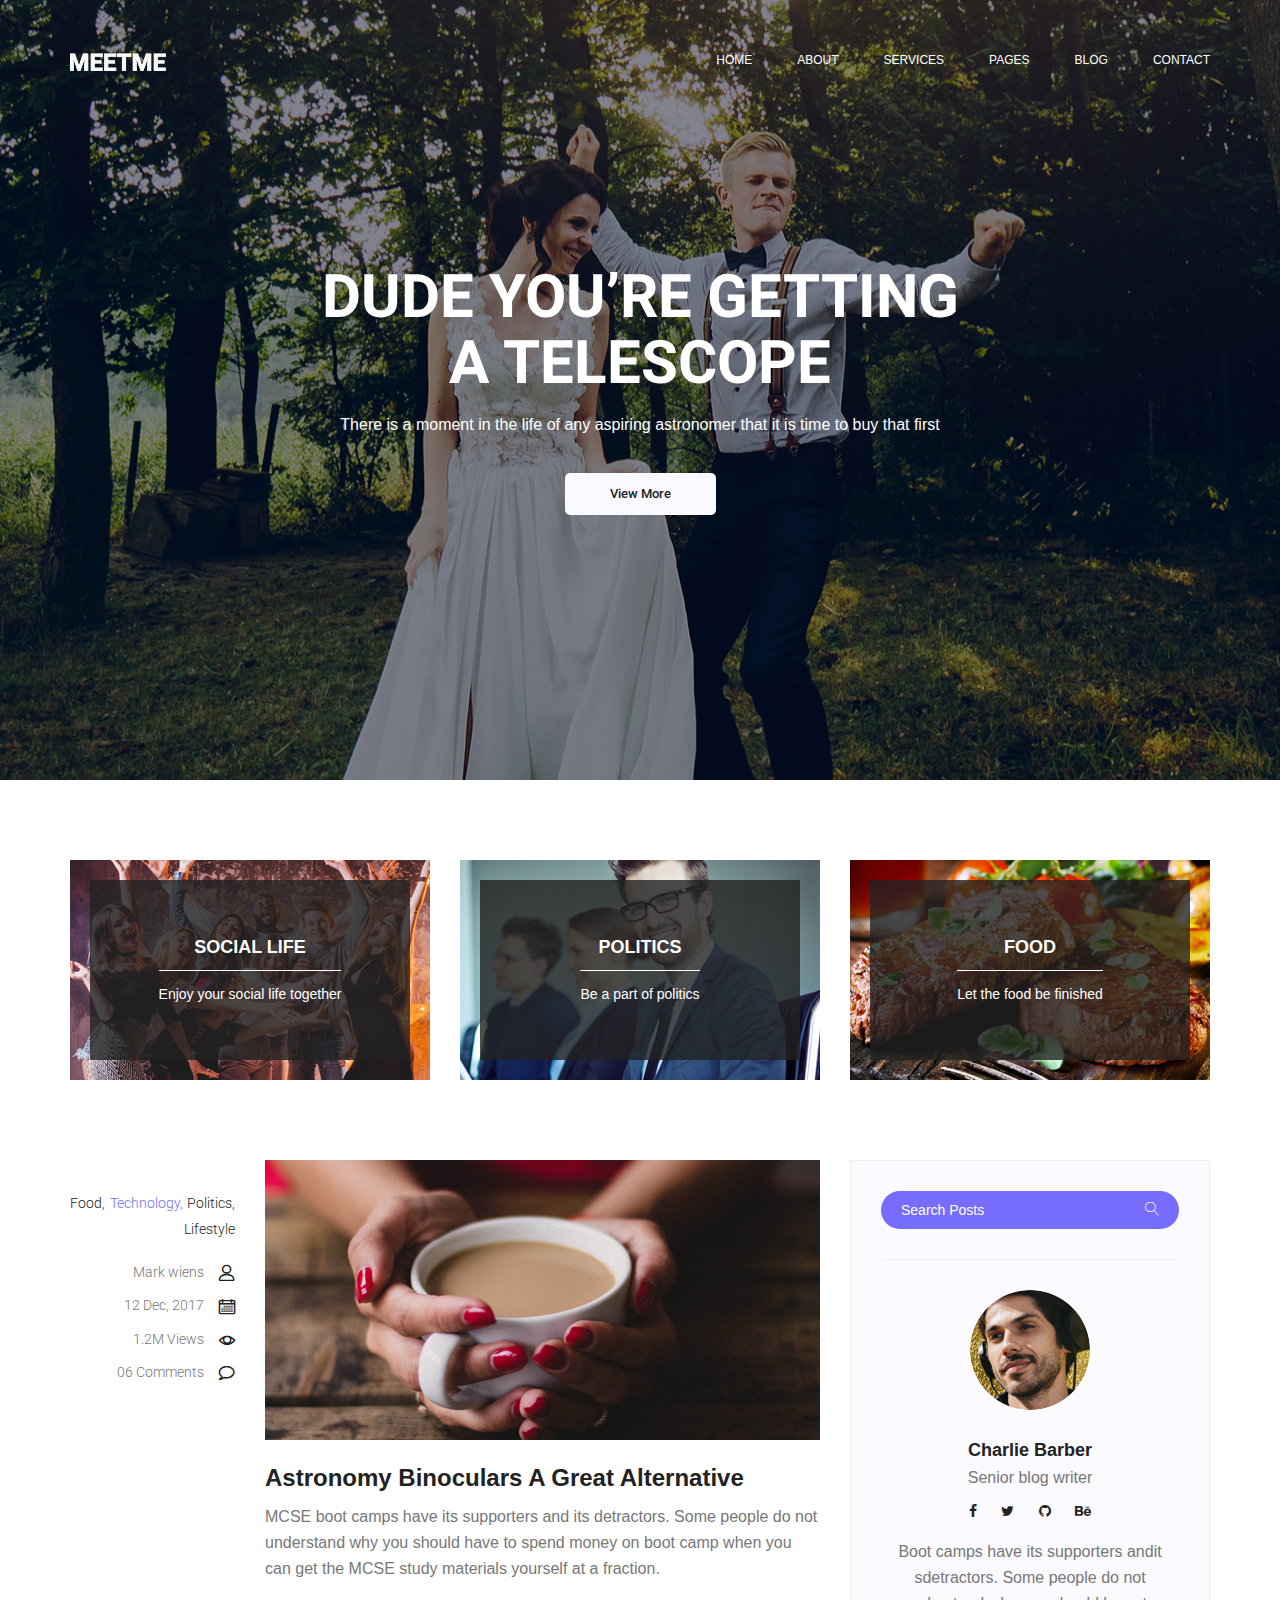
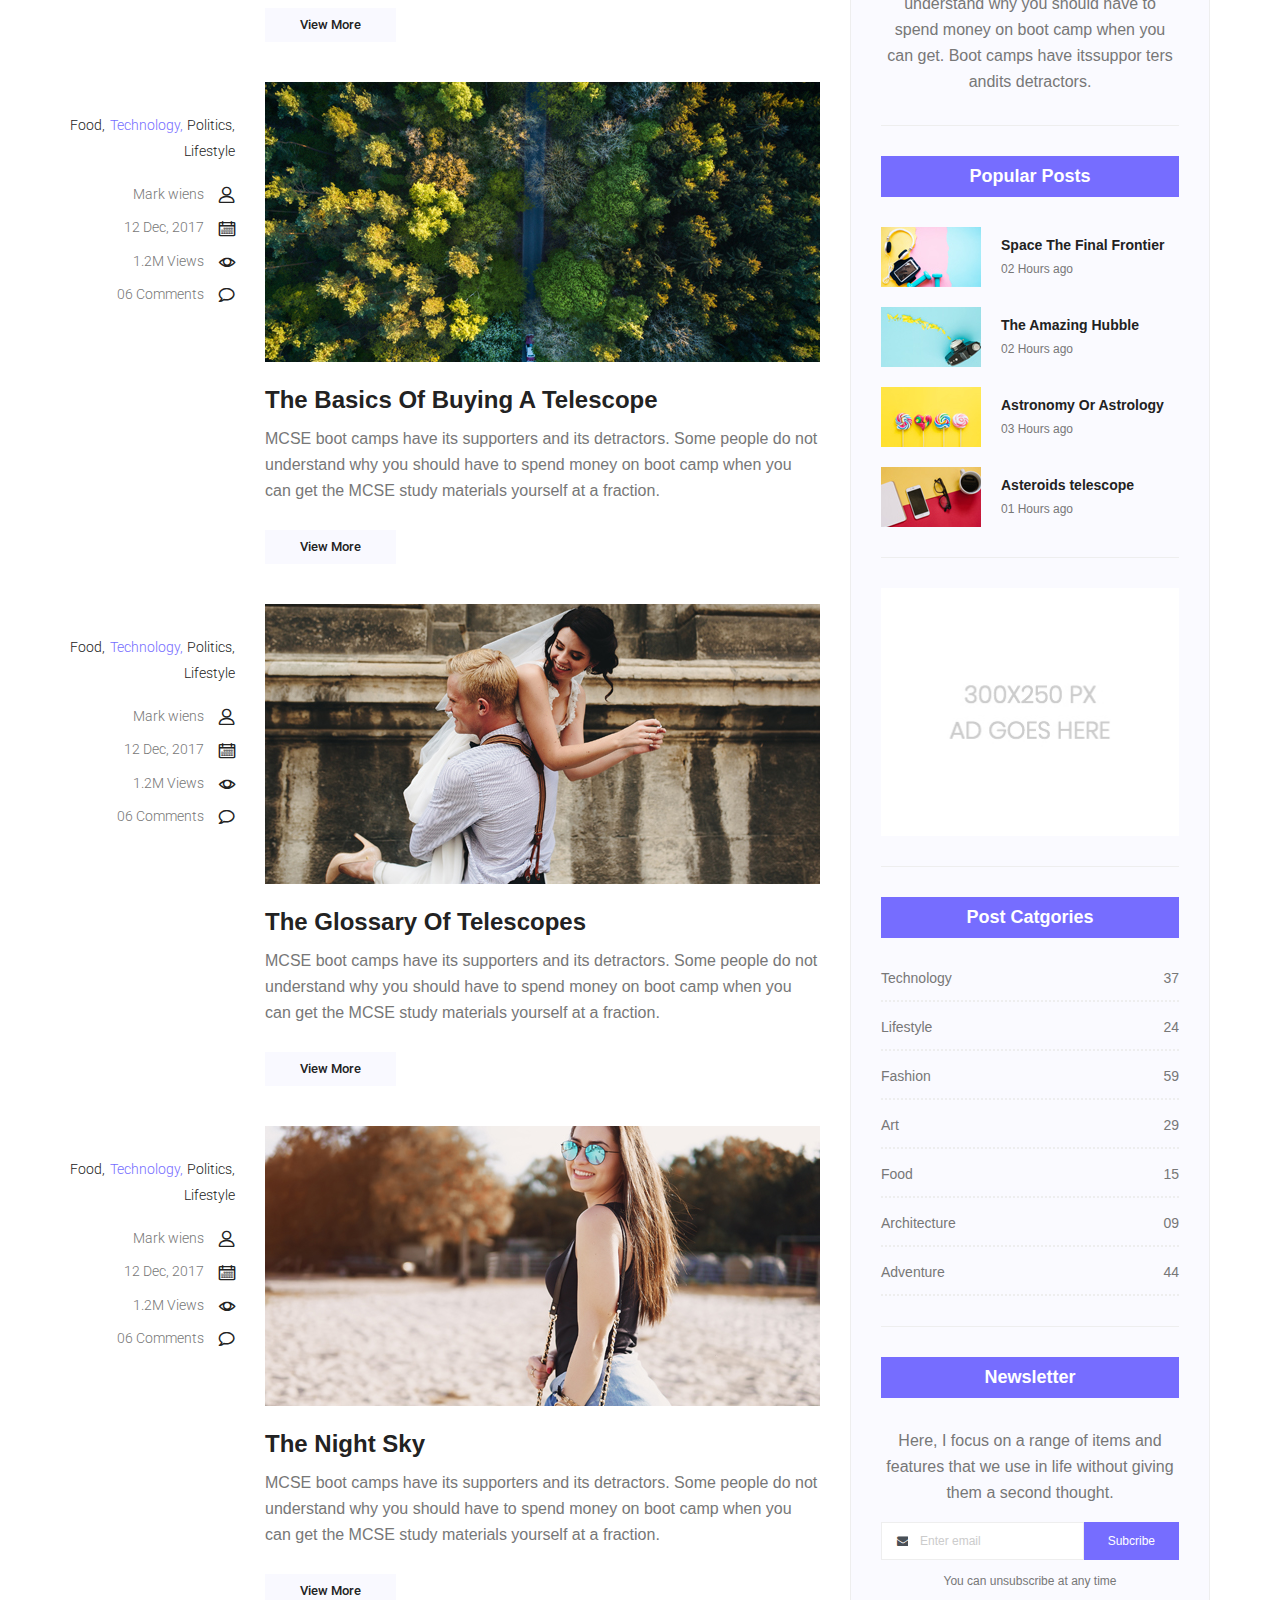
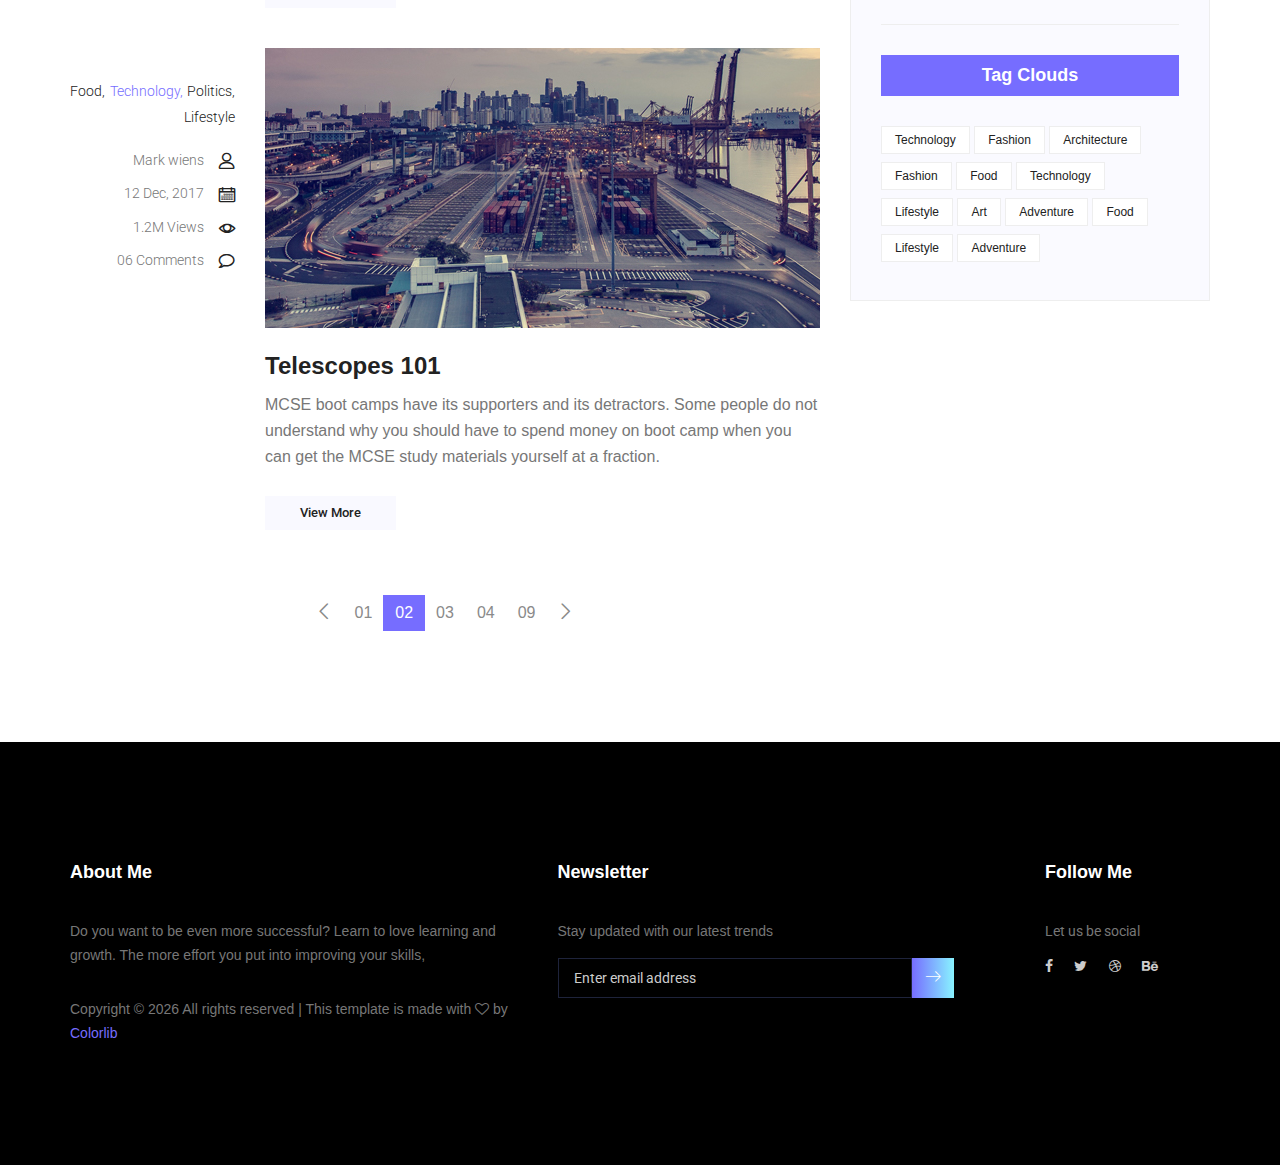
<file: blog.html>
<!doctype html>
<html lang="en">

<head>
    <!-- Required meta tags -->
    <meta charset="utf-8">
    <meta name="viewport" content="width=device-width, initial-scale=1, shrink-to-fit=no">
    <link rel="icon" href="img/favicon.png" type="image/png">
    <title>MeetMe Personal</title>
    <!-- Global site tag (gtag.js) - Google Analytics -->
    <script async src="https://www.googletagmanager.com/gtag/js?id=UA-156408368-1"></script>
    <script>
        window.dataLayer = window.dataLayer || [];
        function gtag() {
            dataLayer.push(arguments);
        }
        gtag("js", new Date());

        gtag("config", "UA-156408368-1");
    </script>
    <!-- Bootstrap CSS -->
    <link rel="stylesheet" href="css/bootstrap.css">
    <link rel="stylesheet" href="vendors/linericon/style.css">
    <link rel="stylesheet" href="css/font-awesome.min.css">
    <link rel="stylesheet" href="vendors/owl-carousel/owl.carousel.min.css">
    <link rel="stylesheet" href="vendors/lightbox/simpleLightbox.css">
    <link rel="stylesheet" href="vendors/nice-select/css/nice-select.css">
    <link rel="stylesheet" href="vendors/animate-css/animate.css">
    <link rel="stylesheet" href="vendors/popup/magnific-popup.css">
    <!-- main css -->
    <link rel="stylesheet" href="css/style.css">
    <link rel="stylesheet" href="css/responsive.css">
</head>

<body>

    <!--================Header Menu Area =================-->
    <header class="header_area">
        <div class="main_menu">
            <nav class="navbar navbar-expand-lg navbar-light">
                <div class="container box_1620">
                    <!-- Brand and toggle get grouped for better mobile display -->
                    <a class="navbar-brand logo_h" href="index.html"><img src="img/logo.png" alt=""></a>
                    <button class="navbar-toggler" type="button" data-toggle="collapse"
                        data-target="#navbarSupportedContent" aria-controls="navbarSupportedContent"
                        aria-expanded="false" aria-label="Toggle navigation">
                        <span class="icon-bar"></span>
                        <span class="icon-bar"></span>
                        <span class="icon-bar"></span>
                    </button>
                    <!-- Collect the nav links, forms, and other content for toggling -->
                    <div class="collapse navbar-collapse offset" id="navbarSupportedContent">
                        <ul class="nav navbar-nav menu_nav ml-auto">
                            <li class="nav-item active"><a class="nav-link" href="index.html">Home</a></li>
                            <li class="nav-item"><a class="nav-link" href="about-us.html">About</a></li>
                            <li class="nav-item"><a class="nav-link" href="services.html">Services</a></li>
                            <li class="nav-item submenu dropdown">
                                <a href="#" class="nav-link dropdown-toggle" data-toggle="dropdown" role="button"
                                    aria-haspopup="true" aria-expanded="false">Pages</a>
                                <ul class="dropdown-menu">
                                    <li class="nav-item"><a class="nav-link" href="portfolio.html">Portfolio</a></li>
                                    <li class="nav-item"><a class="nav-link" href="elements.html">Elements</a></li>
                                </ul>
                            </li>
                            <li class="nav-item submenu dropdown">
                                <a href="#" class="nav-link dropdown-toggle" data-toggle="dropdown" role="button"
                                    aria-haspopup="true" aria-expanded="false">Blog</a>
                                <ul class="dropdown-menu">
                                    <li class="nav-item"><a class="nav-link" href="blog.html">Blog</a></li>
                                    <li class="nav-item"><a class="nav-link" href="single-blog.html">Blog Details</a>
                                    </li>
                                </ul>
                            </li>
                            <li class="nav-item"><a class="nav-link" href="contact.html">Contact</a></li>
                        </ul>
                    </div>
                </div>
            </nav>
        </div>
    </header>
    <!--================Header Menu Area =================-->

    <!--================Home Banner Area =================-->
    <section class="home_banner_area blog_banner">
        <div class="banner_inner d-flex align-items-center">
            <div class="overlay bg-parallax" data-stellar-ratio="0.9" data-stellar-vertical-offset="0"
                data-background=""></div>
            <div class="container">
                <div class="blog_b_text text-center">
                    <h2>Dude You’re Getting <br /> a Telescope</h2>
                    <p>There is a moment in the life of any aspiring astronomer that it is time to buy that first</p>
                    <a class="white_bg_btn" href="#">View More</a>
                </div>
            </div>
        </div>
    </section>
    <!--================End Home Banner Area =================-->

    <!--================Blog Categorie Area =================-->
    <section class="blog_categorie_area">
        <div class="container">
            <div class="row">
                <div class="col-lg-4">
                    <div class="categories_post">
                        <img src="img/blog/cat-post/cat-post-3.jpg" alt="post">
                        <div class="categories_details">
                            <div class="categories_text">
                                <a href="blog-details.html">
                                    <h5>Social Life</h5>
                                </a>
                                <div class="border_line"></div>
                                <p>Enjoy your social life together</p>
                            </div>
                        </div>
                    </div>
                </div>
                <div class="col-lg-4">
                    <div class="categories_post">
                        <img src="img/blog/cat-post/cat-post-2.jpg" alt="post">
                        <div class="categories_details">
                            <div class="categories_text">
                                <a href="blog-details.html">
                                    <h5>Politics</h5>
                                </a>
                                <div class="border_line"></div>
                                <p>Be a part of politics</p>
                            </div>
                        </div>
                    </div>
                </div>
                <div class="col-lg-4">
                    <div class="categories_post">
                        <img src="img/blog/cat-post/cat-post-1.jpg" alt="post">
                        <div class="categories_details">
                            <div class="categories_text">
                                <a href="blog-details.html">
                                    <h5>Food</h5>
                                </a>
                                <div class="border_line"></div>
                                <p>Let the food be finished</p>
                            </div>
                        </div>
                    </div>
                </div>
            </div>
        </div>
    </section>
    <!--================Blog Categorie Area =================-->

    <!--================Blog Area =================-->
    <section class="blog_area">
        <div class="container">
            <div class="row">
                <div class="col-lg-8">
                    <div class="blog_left_sidebar">
                        <article class="row blog_item">
                            <div class="col-md-3">
                                <div class="blog_info text-right">
                                    <div class="post_tag">
                                        <a href="#">Food,</a>
                                        <a class="active" href="#">Technology,</a>
                                        <a href="#">Politics,</a>
                                        <a href="#">Lifestyle</a>
                                    </div>
                                    <ul class="blog_meta list">
                                        <li><a href="#">Mark wiens<i class="lnr lnr-user"></i></a></li>
                                        <li><a href="#">12 Dec, 2017<i class="lnr lnr-calendar-full"></i></a></li>
                                        <li><a href="#">1.2M Views<i class="lnr lnr-eye"></i></a></li>
                                        <li><a href="#">06 Comments<i class="lnr lnr-bubble"></i></a></li>
                                    </ul>
                                </div>
                            </div>
                            <div class="col-md-9">
                                <div class="blog_post">
                                    <img src="img/blog/main-blog/m-blog-1.jpg" alt="">
                                    <div class="blog_details">
                                        <a href="single-blog.html">
                                            <h2>Astronomy Binoculars A Great Alternative</h2>
                                        </a>
                                        <p>MCSE boot camps have its supporters and its detractors. Some people do not
                                            understand why you should have to spend money on boot camp when you can get
                                            the MCSE study materials yourself at a fraction.</p>
                                        <a href="single-blog.html" class="white_bg_btn">View More</a>
                                    </div>
                                </div>
                            </div>
                        </article>
                        <article class="row blog_item">
                            <div class="col-md-3">
                                <div class="blog_info text-right">
                                    <div class="post_tag">
                                        <a href="#">Food,</a>
                                        <a class="active" href="#">Technology,</a>
                                        <a href="#">Politics,</a>
                                        <a href="#">Lifestyle</a>
                                    </div>
                                    <ul class="blog_meta list">
                                        <li><a href="#">Mark wiens<i class="lnr lnr-user"></i></a></li>
                                        <li><a href="#">12 Dec, 2017<i class="lnr lnr-calendar-full"></i></a></li>
                                        <li><a href="#">1.2M Views<i class="lnr lnr-eye"></i></a></li>
                                        <li><a href="#">06 Comments<i class="lnr lnr-bubble"></i></a></li>
                                    </ul>
                                </div>
                            </div>
                            <div class="col-md-9">
                                <div class="blog_post">
                                    <img src="img/blog/main-blog/m-blog-2.jpg" alt="">
                                    <div class="blog_details">
                                        <a href="single-blog.html">
                                            <h2>The Basics Of Buying A Telescope</h2>
                                        </a>
                                        <p>MCSE boot camps have its supporters and its detractors. Some people do not
                                            understand why you should have to spend money on boot camp when you can get
                                            the MCSE study materials yourself at a fraction.</p>
                                        <a href="single-blog.html" class="white_bg_btn">View More</a>
                                    </div>
                                </div>
                            </div>
                        </article>
                        <article class="row blog_item">
                            <div class="col-md-3">
                                <div class="blog_info text-right">
                                    <div class="post_tag">
                                        <a href="#">Food,</a>
                                        <a class="active" href="#">Technology,</a>
                                        <a href="#">Politics,</a>
                                        <a href="#">Lifestyle</a>
                                    </div>
                                    <ul class="blog_meta list">
                                        <li><a href="#">Mark wiens<i class="lnr lnr-user"></i></a></li>
                                        <li><a href="#">12 Dec, 2017<i class="lnr lnr-calendar-full"></i></a></li>
                                        <li><a href="#">1.2M Views<i class="lnr lnr-eye"></i></a></li>
                                        <li><a href="#">06 Comments<i class="lnr lnr-bubble"></i></a></li>
                                    </ul>
                                </div>
                            </div>
                            <div class="col-md-9">
                                <div class="blog_post">
                                    <img src="img/blog/main-blog/m-blog-3.jpg" alt="">
                                    <div class="blog_details">
                                        <a href="single-blog.html">
                                            <h2>The Glossary Of Telescopes</h2>
                                        </a>
                                        <p>MCSE boot camps have its supporters and its detractors. Some people do not
                                            understand why you should have to spend money on boot camp when you can get
                                            the MCSE study materials yourself at a fraction.</p>
                                        <a href="single-blog.html" class="white_bg_btn">View More</a>
                                    </div>
                                </div>
                            </div>
                        </article>
                        <article class="row blog_item">
                            <div class="col-md-3">
                                <div class="blog_info text-right">
                                    <div class="post_tag">
                                        <a href="#">Food,</a>
                                        <a class="active" href="#">Technology,</a>
                                        <a href="#">Politics,</a>
                                        <a href="#">Lifestyle</a>
                                    </div>
                                    <ul class="blog_meta list">
                                        <li><a href="#">Mark wiens<i class="lnr lnr-user"></i></a></li>
                                        <li><a href="#">12 Dec, 2017<i class="lnr lnr-calendar-full"></i></a></li>
                                        <li><a href="#">1.2M Views<i class="lnr lnr-eye"></i></a></li>
                                        <li><a href="#">06 Comments<i class="lnr lnr-bubble"></i></a></li>
                                    </ul>
                                </div>
                            </div>
                            <div class="col-md-9">
                                <div class="blog_post">
                                    <img src="img/blog/main-blog/m-blog-4.jpg" alt="">
                                    <div class="blog_details">
                                        <a href="single-blog.html">
                                            <h2>The Night Sky</h2>
                                        </a>
                                        <p>MCSE boot camps have its supporters and its detractors. Some people do not
                                            understand why you should have to spend money on boot camp when you can get
                                            the MCSE study materials yourself at a fraction.</p>
                                        <a href="single-blog.html" class="white_bg_btn">View More</a>
                                    </div>
                                </div>
                            </div>
                        </article>
                        <article class="row blog_item">
                            <div class="col-md-3">
                                <div class="blog_info text-right">
                                    <div class="post_tag">
                                        <a href="#">Food,</a>
                                        <a class="active" href="#">Technology,</a>
                                        <a href="#">Politics,</a>
                                        <a href="#">Lifestyle</a>
                                    </div>
                                    <ul class="blog_meta list">
                                        <li><a href="#">Mark wiens<i class="lnr lnr-user"></i></a></li>
                                        <li><a href="#">12 Dec, 2017<i class="lnr lnr-calendar-full"></i></a></li>
                                        <li><a href="#">1.2M Views<i class="lnr lnr-eye"></i></a></li>
                                        <li><a href="#">06 Comments<i class="lnr lnr-bubble"></i></a></li>
                                    </ul>
                                </div>
                            </div>
                            <div class="col-md-9">
                                <div class="blog_post">
                                    <img src="img/blog/main-blog/m-blog-5.jpg" alt="">
                                    <div class="blog_details">
                                        <a href="single-blog.html">
                                            <h2>Telescopes 101</h2>
                                        </a>
                                        <p>MCSE boot camps have its supporters and its detractors. Some people do not
                                            understand why you should have to spend money on boot camp when you can get
                                            the MCSE study materials yourself at a fraction.</p>
                                        <a href="single-blog.html" class="white_bg_btn">View More</a>
                                    </div>
                                </div>
                            </div>
                        </article>
                        <nav class="blog-pagination justify-content-center d-flex">
                            <ul class="pagination">
                                <li class="page-item">
                                    <a href="#" class="page-link" aria-label="Previous">
                                        <span aria-hidden="true">
                                            <span class="lnr lnr-chevron-left"></span>
                                        </span>
                                    </a>
                                </li>
                                <li class="page-item"><a href="#" class="page-link">01</a></li>
                                <li class="page-item active"><a href="#" class="page-link">02</a></li>
                                <li class="page-item"><a href="#" class="page-link">03</a></li>
                                <li class="page-item"><a href="#" class="page-link">04</a></li>
                                <li class="page-item"><a href="#" class="page-link">09</a></li>
                                <li class="page-item">
                                    <a href="#" class="page-link" aria-label="Next">
                                        <span aria-hidden="true">
                                            <span class="lnr lnr-chevron-right"></span>
                                        </span>
                                    </a>
                                </li>
                            </ul>
                        </nav>
                    </div>
                </div>
                <div class="col-lg-4">
                    <div class="blog_right_sidebar">
                        <aside class="single_sidebar_widget search_widget">
                            <div class="input-group">
                                <input type="text" class="form-control" placeholder="Search Posts">
                                <span class="input-group-btn">
                                    <button class="btn btn-default" type="button"><i
                                            class="lnr lnr-magnifier"></i></button>
                                </span>
                            </div><!-- /input-group -->
                            <div class="br"></div>
                        </aside>
                        <aside class="single_sidebar_widget author_widget">
                            <img class="author_img rounded-circle" src="img/blog/author.png" alt="">
                            <h4>Charlie Barber</h4>
                            <p>Senior blog writer</p>
                            <div class="social_icon">
                                <a href="#"><i class="fa fa-facebook"></i></a>
                                <a href="#"><i class="fa fa-twitter"></i></a>
                                <a href="#"><i class="fa fa-github"></i></a>
                                <a href="#"><i class="fa fa-behance"></i></a>
                            </div>
                            <p>Boot camps have its supporters andit sdetractors. Some people do not understand why you
                                should have to spend money on boot camp when you can get. Boot camps have itssuppor ters
                                andits detractors.</p>
                            <div class="br"></div>
                        </aside>
                        <aside class="single_sidebar_widget popular_post_widget">
                            <h3 class="widget_title">Popular Posts</h3>
                            <div class="media post_item">
                                <img src="img/blog/popular-post/post1.jpg" alt="post">
                                <div class="media-body">
                                    <a href="blog-details.html">
                                        <h3>Space The Final Frontier</h3>
                                    </a>
                                    <p>02 Hours ago</p>
                                </div>
                            </div>
                            <div class="media post_item">
                                <img src="img/blog/popular-post/post2.jpg" alt="post">
                                <div class="media-body">
                                    <a href="blog-details.html">
                                        <h3>The Amazing Hubble</h3>
                                    </a>
                                    <p>02 Hours ago</p>
                                </div>
                            </div>
                            <div class="media post_item">
                                <img src="img/blog/popular-post/post3.jpg" alt="post">
                                <div class="media-body">
                                    <a href="blog-details.html">
                                        <h3>Astronomy Or Astrology</h3>
                                    </a>
                                    <p>03 Hours ago</p>
                                </div>
                            </div>
                            <div class="media post_item">
                                <img src="img/blog/popular-post/post4.jpg" alt="post">
                                <div class="media-body">
                                    <a href="blog-details.html">
                                        <h3>Asteroids telescope</h3>
                                    </a>
                                    <p>01 Hours ago</p>
                                </div>
                            </div>
                            <div class="br"></div>
                        </aside>
                        <aside class="single_sidebar_widget ads_widget">
                            <a href="#"><img class="img-fluid" src="img/blog/add.jpg" alt=""></a>
                            <div class="br"></div>
                        </aside>
                        <aside class="single_sidebar_widget post_category_widget">
                            <h4 class="widget_title">Post Catgories</h4>
                            <ul class="list cat-list">
                                <li>
                                    <a href="#" class="d-flex justify-content-between">
                                        <p>Technology</p>
                                        <p>37</p>
                                    </a>
                                </li>
                                <li>
                                    <a href="#" class="d-flex justify-content-between">
                                        <p>Lifestyle</p>
                                        <p>24</p>
                                    </a>
                                </li>
                                <li>
                                    <a href="#" class="d-flex justify-content-between">
                                        <p>Fashion</p>
                                        <p>59</p>
                                    </a>
                                </li>
                                <li>
                                    <a href="#" class="d-flex justify-content-between">
                                        <p>Art</p>
                                        <p>29</p>
                                    </a>
                                </li>
                                <li>
                                    <a href="#" class="d-flex justify-content-between">
                                        <p>Food</p>
                                        <p>15</p>
                                    </a>
                                </li>
                                <li>
                                    <a href="#" class="d-flex justify-content-between">
                                        <p>Architecture</p>
                                        <p>09</p>
                                    </a>
                                </li>
                                <li>
                                    <a href="#" class="d-flex justify-content-between">
                                        <p>Adventure</p>
                                        <p>44</p>
                                    </a>
                                </li>
                            </ul>
                            <div class="br"></div>
                        </aside>
                        <aside class="single-sidebar-widget newsletter_widget">
                            <h4 class="widget_title">Newsletter</h4>
                            <p>
                                Here, I focus on a range of items and features that we use in life without
                                giving them a second thought.
                            </p>
                            <div class="form-group d-flex flex-row">
                                <div class="input-group">
                                    <div class="input-group-prepend">
                                        <div class="input-group-text"><i class="fa fa-envelope" aria-hidden="true"></i>
                                        </div>
                                    </div>
                                    <input type="text" class="form-control" id="inlineFormInputGroup"
                                        placeholder="Enter email" onfocus="this.placeholder = ''"
                                        onblur="this.placeholder = 'Enter email'">
                                </div>
                                <a href="#" class="bbtns">Subcribe</a>
                            </div>
                            <p class="text-bottom">You can unsubscribe at any time</p>
                            <div class="br"></div>
                        </aside>
                        <aside class="single-sidebar-widget tag_cloud_widget">
                            <h4 class="widget_title">Tag Clouds</h4>
                            <ul class="list">
                                <li><a href="#">Technology</a></li>
                                <li><a href="#">Fashion</a></li>
                                <li><a href="#">Architecture</a></li>
                                <li><a href="#">Fashion</a></li>
                                <li><a href="#">Food</a></li>
                                <li><a href="#">Technology</a></li>
                                <li><a href="#">Lifestyle</a></li>
                                <li><a href="#">Art</a></li>
                                <li><a href="#">Adventure</a></li>
                                <li><a href="#">Food</a></li>
                                <li><a href="#">Lifestyle</a></li>
                                <li><a href="#">Adventure</a></li>
                            </ul>
                        </aside>
                    </div>
                </div>
            </div>
        </div>
    </section>
    <!--================Blog Area =================-->

    <!--================Footer Area =================-->
    <footer class="footer_area p_120">
        <div class="container">
            <div class="row footer_inner">
                <div class="col-lg-5 col-sm-6">
                    <aside class="f_widget ab_widget">
                        <div class="f_title">
                            <h3>About Me</h3>
                        </div>
                        <p>Do you want to be even more successful? Learn to love learning and growth. The more effort
                            you put into improving your skills,</p>
                        <p>
                            <!-- Link back to Colorlib can't be removed. Template is licensed under CC BY 3.0. -->
                            Copyright &copy;
                            <script>document.write(new Date().getFullYear());</script> All rights reserved | This
                            template is made with <i class="fa fa-heart-o" aria-hidden="true"></i> by <a
                                href="https://colorlib.com" target="_blank">Colorlib</a>
                            <!-- Link back to Colorlib can't be removed. Template is licensed under CC BY 3.0. -->
                        </p>
                    </aside>
                </div>
                <div class="col-lg-5 col-sm-6">
                    <aside class="f_widget news_widget">
                        <div class="f_title">
                            <h3>Newsletter</h3>
                        </div>
                        <p>Stay updated with our latest trends</p>
                        <div id="mc_embed_signup">
                            <form target="_blank"
                                action="https://spondonit.us12.list-manage.com/subscribe/post?u=1462626880ade1ac87bd9c93a&amp;id=92a4423d01"
                                method="get" class="subscribe_form relative">
                                <div class="input-group d-flex flex-row">
                                    <input name="EMAIL" placeholder="Enter email address"
                                        onfocus="this.placeholder = ''" onblur="this.placeholder = 'Email Address '"
                                        required="" type="email">
                                    <button class="btn sub-btn"><span class="lnr lnr-arrow-right"></span></button>
                                </div>
                                <div class="mt-10 info"></div>
                            </form>
                        </div>
                    </aside>
                </div>
                <div class="col-lg-2">
                    <aside class="f_widget social_widget">
                        <div class="f_title">
                            <h3>Follow Me</h3>
                        </div>
                        <p>Let us be social</p>
                        <ul class="list">
                            <li><a href="#"><i class="fa fa-facebook"></i></a></li>
                            <li><a href="#"><i class="fa fa-twitter"></i></a></li>
                            <li><a href="#"><i class="fa fa-dribbble"></i></a></li>
                            <li><a href="#"><i class="fa fa-behance"></i></a></li>
                        </ul>
                    </aside>
                </div>
            </div>
        </div>
    </footer>
    <!--================End Footer Area =================-->




    <!-- Optional JavaScript -->
    <!-- jQuery first, then Popper.js, then Bootstrap JS -->
    <script src="js/jquery.js"></script>
    <script src="js/popper.js"></script>
    <script src="js/bootstrap.min.js"></script>
    <script src="js/stellar.js"></script>
    <script src="vendors/lightbox/simpleLightbox.min.js"></script>
    <script src="vendors/nice-select/js/jquery.nice-select.min.js"></script>
    <script src="vendors/isotope/imagesloaded.pkgd.min.js"></script>
    <script src="vendors/isotope/isotope.pkgd.min.js"></script>
    <script src="vendors/owl-carousel/owl.carousel.min.js"></script>
    <script src="vendors/popup/jquery.magnific-popup.min.js"></script>
    <script src="js/jquery.ajaxchimp.min.js"></script>
    <script src="vendors/counter-up/jquery.waypoints.min.js"></script>
    <script src="vendors/counter-up/jquery.counterup.min.js"></script>
    <script src="js/mail-script.js"></script>
    <script src="js/theme.js"></script>
</body>

</html>
</file>
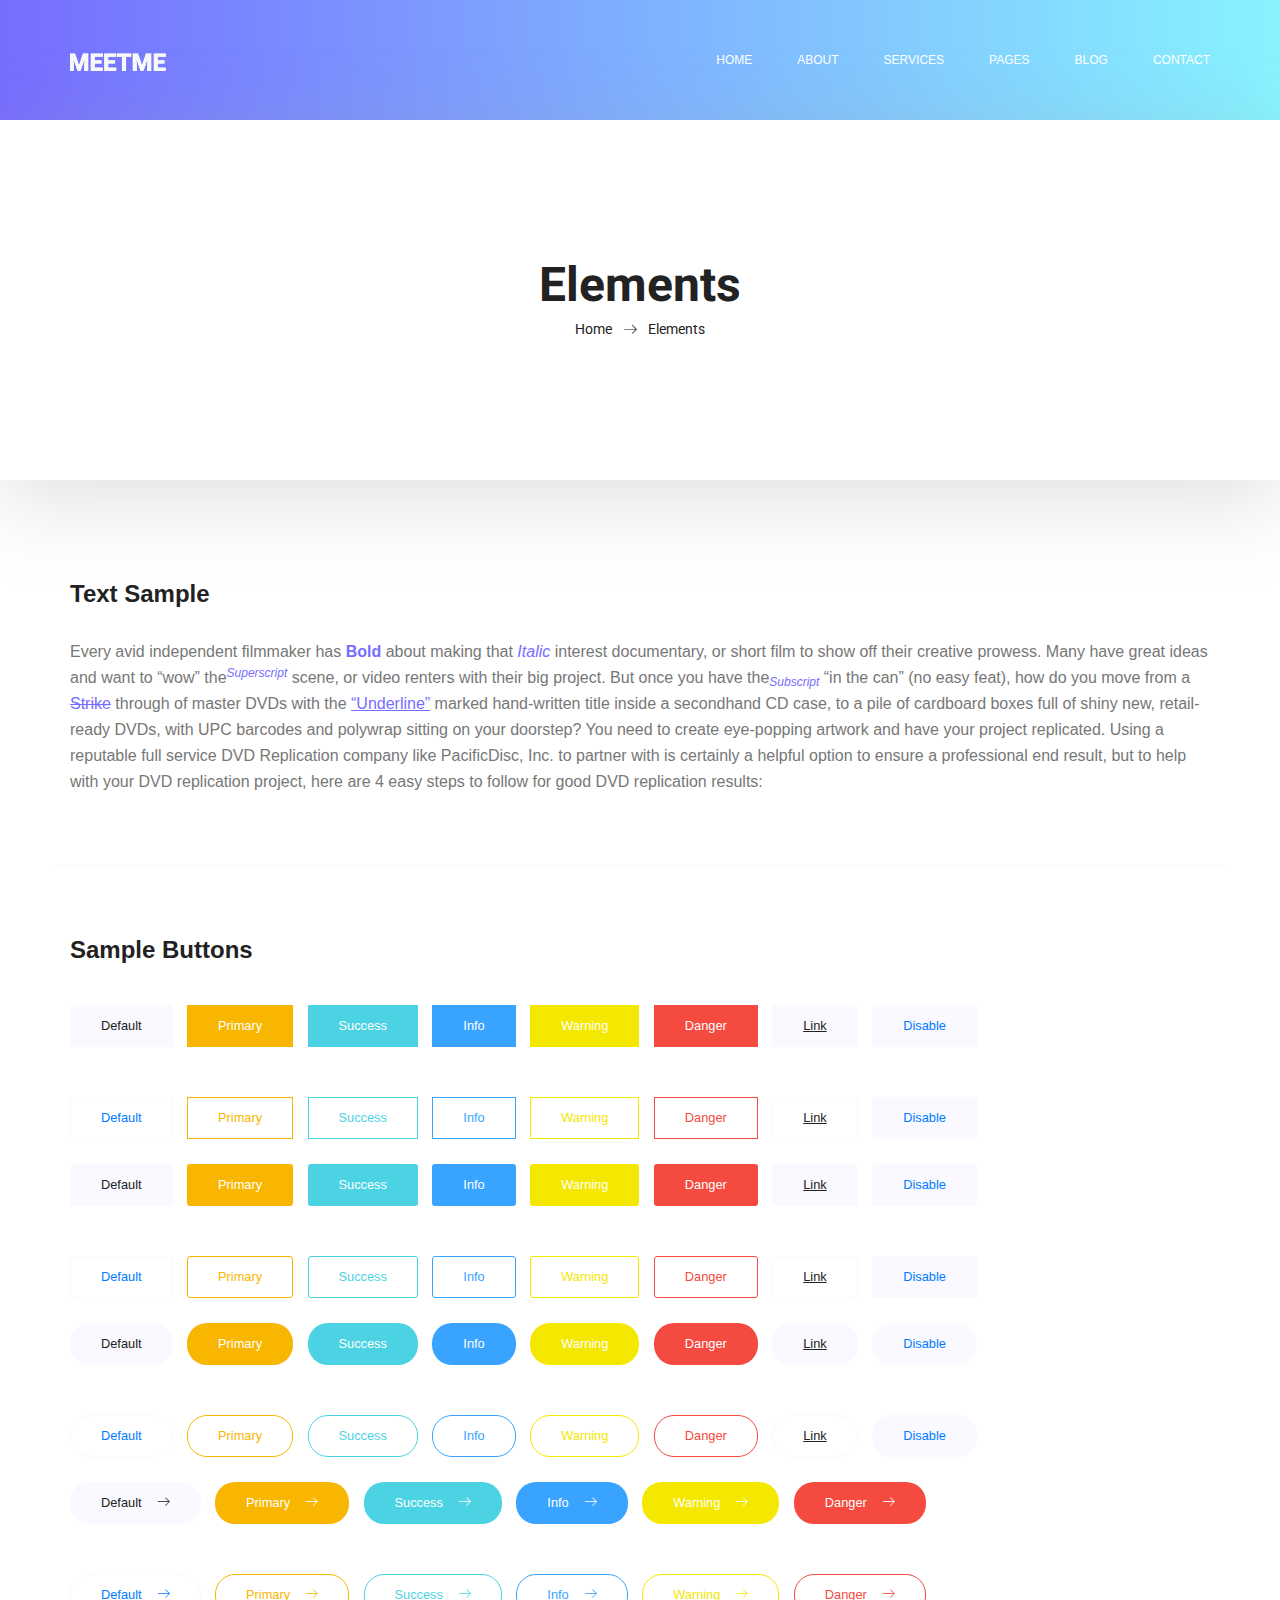
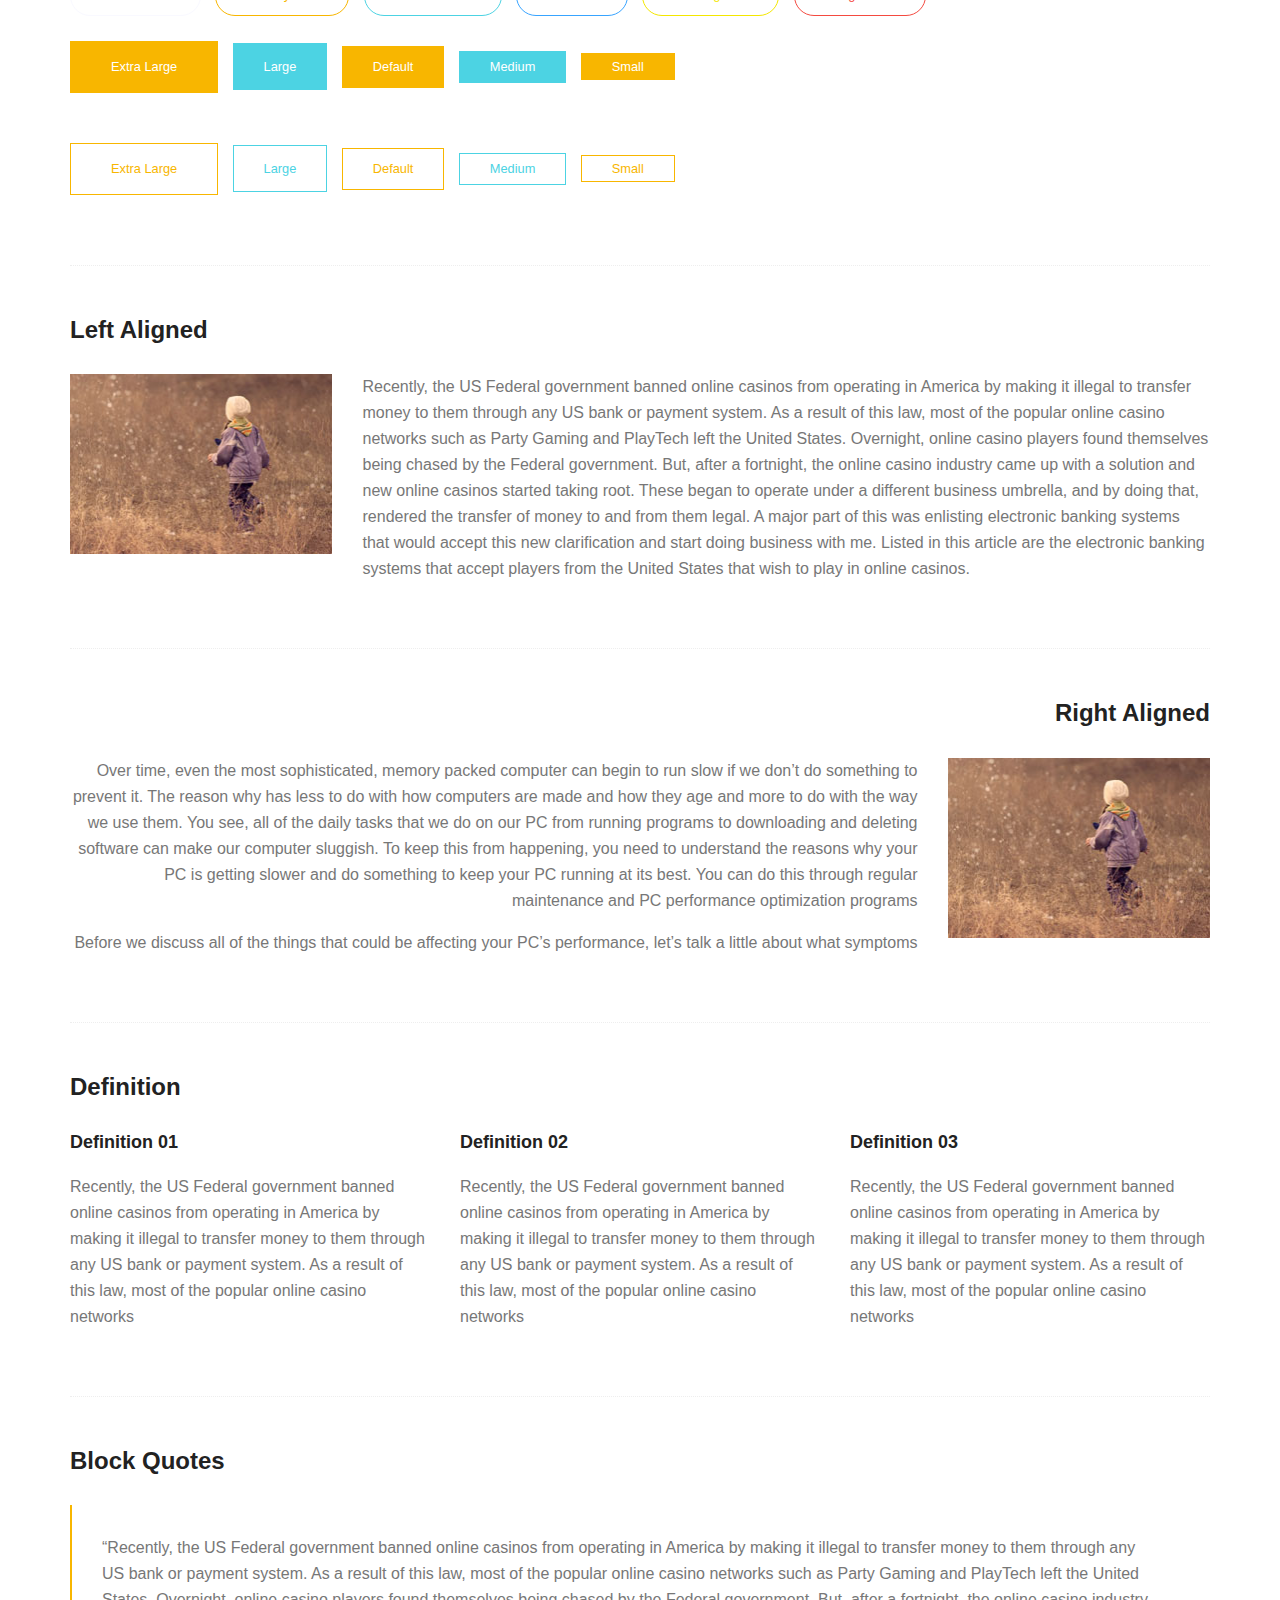
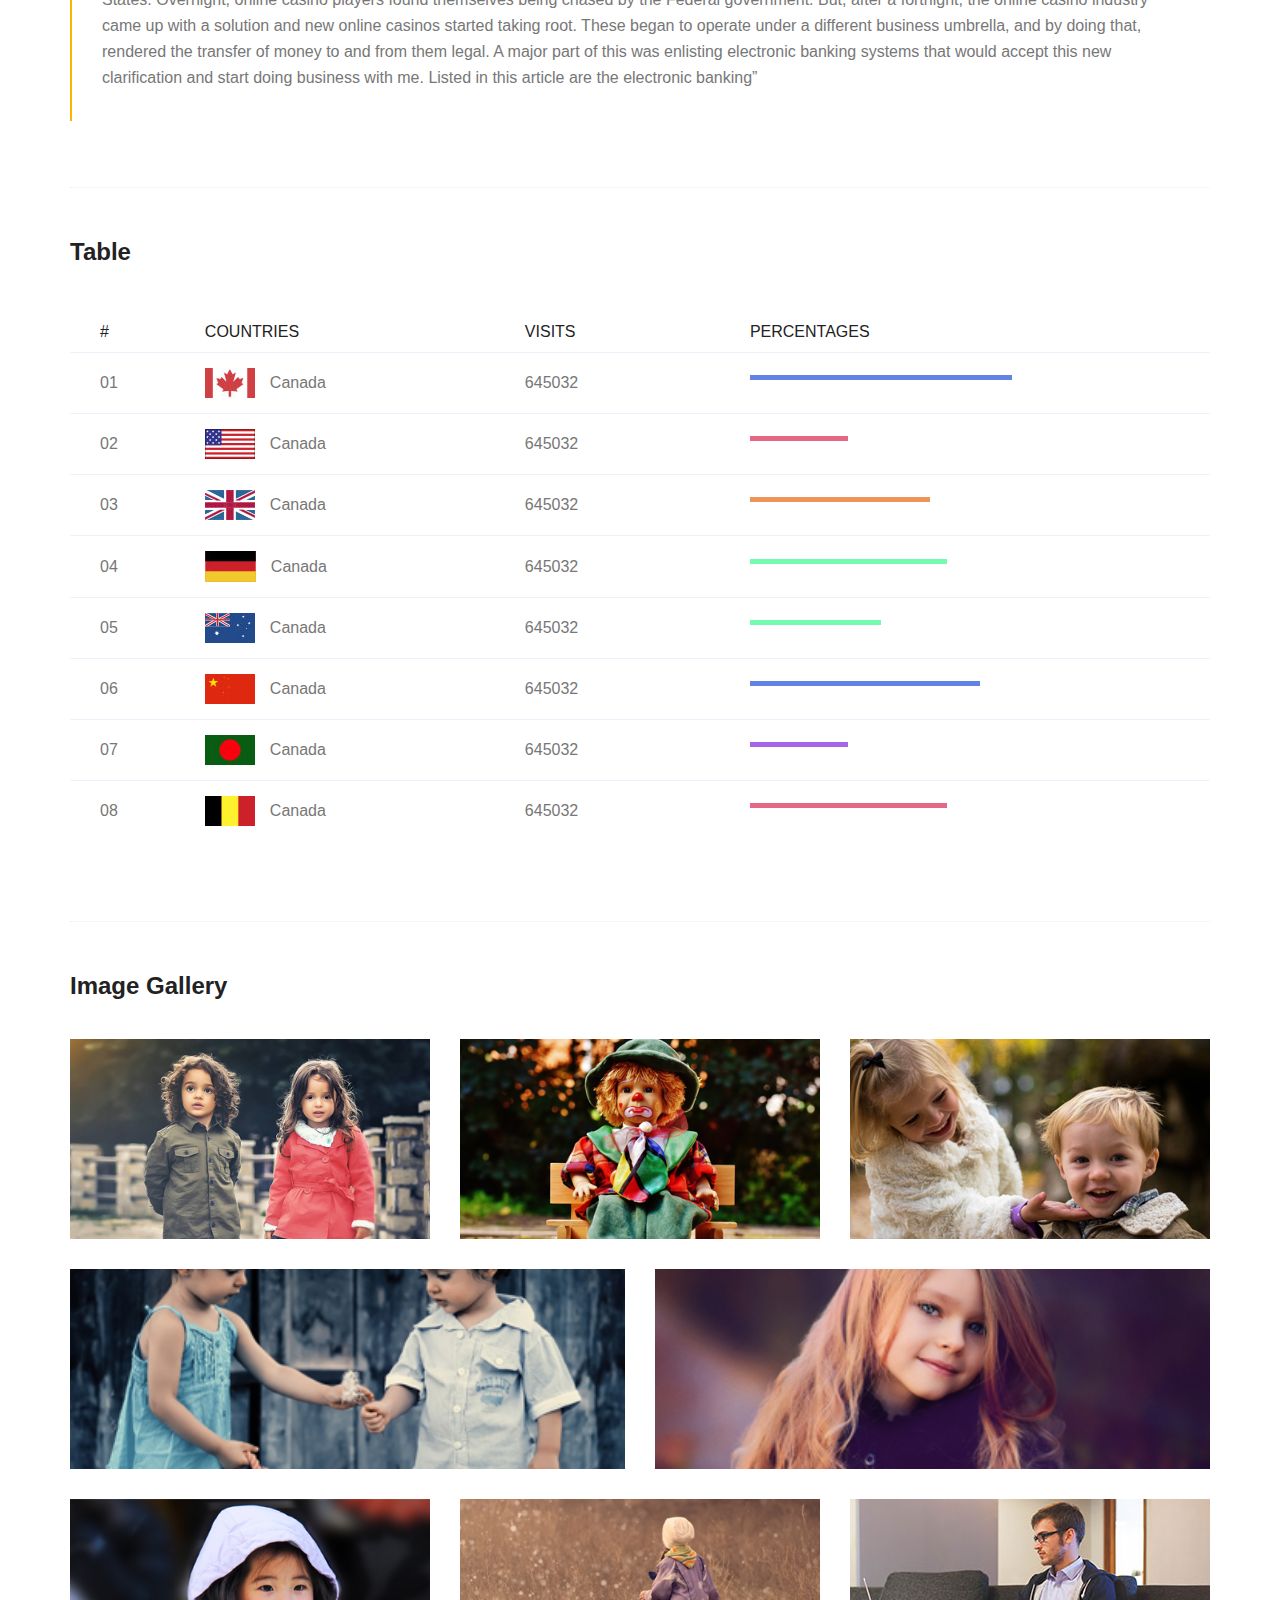
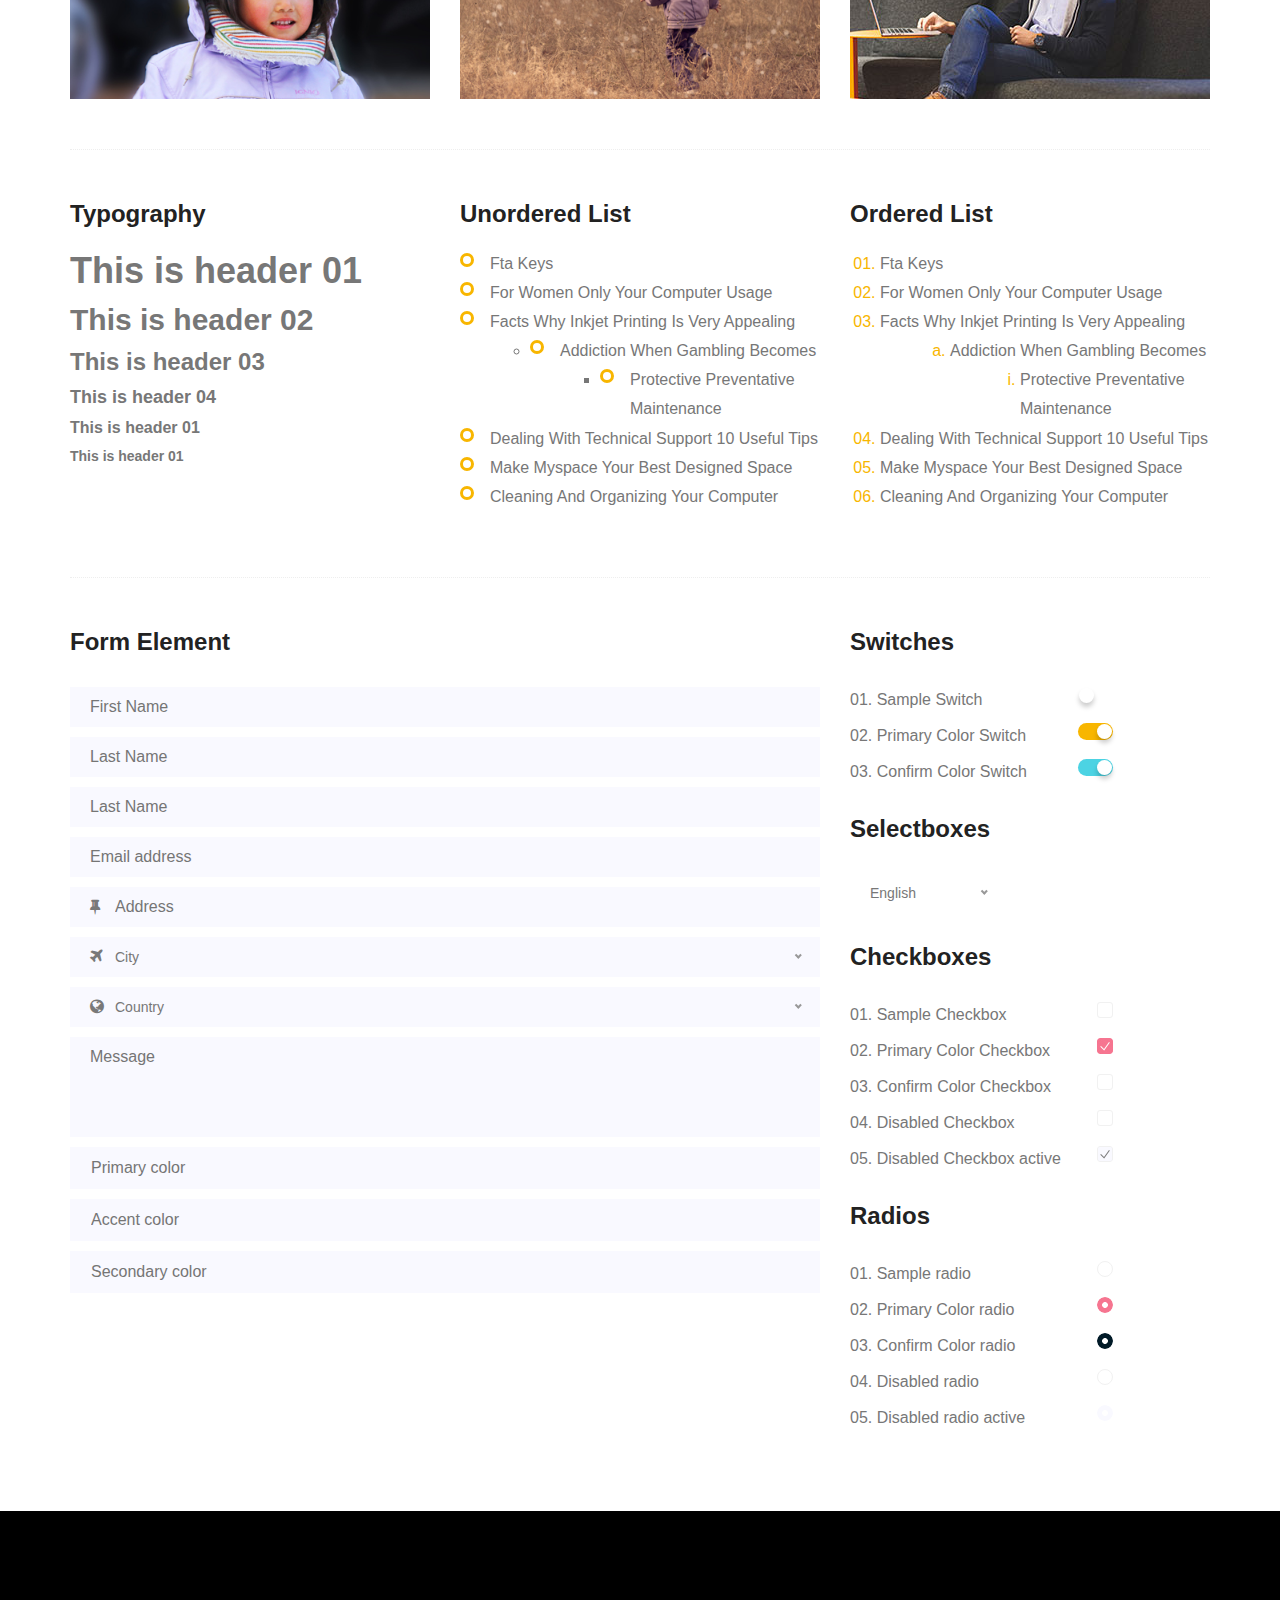
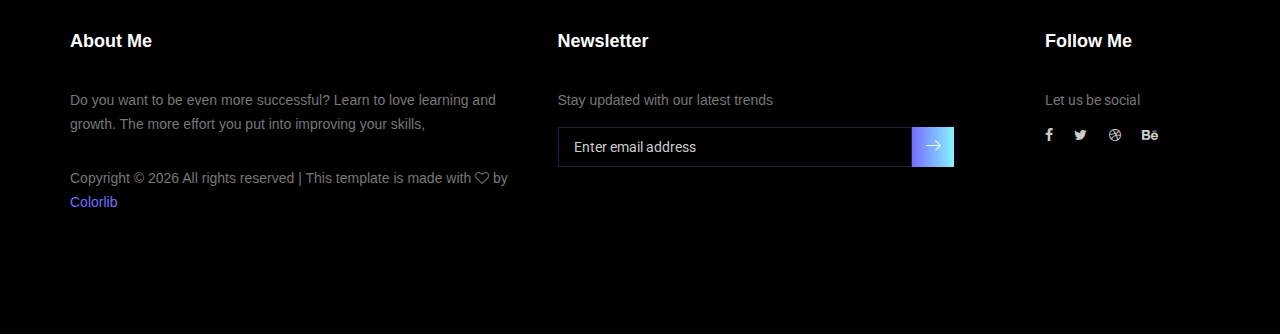
<file: elements.html>
<!doctype html>
<html lang="en">

<head>
	<!-- Required meta tags -->
	<meta charset="utf-8">
	<meta name="viewport" content="width=device-width, initial-scale=1, shrink-to-fit=no">
	<link rel="icon" href="img/favicon.png" type="image/png">
	<title>MeetMe Personal</title>
	<!-- Global site tag (gtag.js) - Google Analytics -->
	<script async src="https://www.googletagmanager.com/gtag/js?id=UA-156408368-1"></script>
	<script>
		window.dataLayer = window.dataLayer || [];
		function gtag() {
			dataLayer.push(arguments);
		}
		gtag("js", new Date());

		gtag("config", "UA-156408368-1");
	</script>
	<!-- Bootstrap CSS -->
	<link rel="stylesheet" href="css/bootstrap.css">
	<link rel="stylesheet" href="vendors/linericon/style.css">
	<link rel="stylesheet" href="css/font-awesome.min.css">
	<link rel="stylesheet" href="vendors/owl-carousel/owl.carousel.min.css">
	<link rel="stylesheet" href="vendors/lightbox/simpleLightbox.css">
	<link rel="stylesheet" href="vendors/nice-select/css/nice-select.css">
	<link rel="stylesheet" href="vendors/animate-css/animate.css">
	<link rel="stylesheet" href="vendors/popup/magnific-popup.css">
	<!-- main css -->
	<link rel="stylesheet" href="css/style.css">
	<link rel="stylesheet" href="css/responsive.css">
</head>

<body>

	<!--================Header Menu Area =================-->
	<header class="header_area">
		<div class="main_menu">
			<nav class="navbar navbar-expand-lg navbar-light">
				<div class="container box_1620">
					<!-- Brand and toggle get grouped for better mobile display -->
					<a class="navbar-brand logo_h" href="index.html"><img src="img/logo.png" alt=""></a>
					<button class="navbar-toggler" type="button" data-toggle="collapse"
						data-target="#navbarSupportedContent" aria-controls="navbarSupportedContent"
						aria-expanded="false" aria-label="Toggle navigation">
						<span class="icon-bar"></span>
						<span class="icon-bar"></span>
						<span class="icon-bar"></span>
					</button>
					<!-- Collect the nav links, forms, and other content for toggling -->
					<div class="collapse navbar-collapse offset" id="navbarSupportedContent">
						<ul class="nav navbar-nav menu_nav ml-auto">
							<li class="nav-item active"><a class="nav-link" href="index.html">Home</a></li>
							<li class="nav-item"><a class="nav-link" href="about-us.html">About</a></li>
							<li class="nav-item"><a class="nav-link" href="services.html">Services</a></li>
							<li class="nav-item submenu dropdown">
								<a href="#" class="nav-link dropdown-toggle" data-toggle="dropdown" role="button"
									aria-haspopup="true" aria-expanded="false">Pages</a>
								<ul class="dropdown-menu">
									<li class="nav-item"><a class="nav-link" href="portfolio.html">Portfolio</a></li>
									<li class="nav-item"><a class="nav-link" href="elements.html">Elements</a></li>
								</ul>
							</li>
							<li class="nav-item submenu dropdown">
								<a href="#" class="nav-link dropdown-toggle" data-toggle="dropdown" role="button"
									aria-haspopup="true" aria-expanded="false">Blog</a>
								<ul class="dropdown-menu">
									<li class="nav-item"><a class="nav-link" href="blog.html">Blog</a></li>
									<li class="nav-item"><a class="nav-link" href="single-blog.html">Blog Details</a>
									</li>
								</ul>
							</li>
							<li class="nav-item"><a class="nav-link" href="contact.html">Contact</a></li>
						</ul>
					</div>
				</div>
			</nav>
		</div>
	</header>
	<!--================Header Menu Area =================-->

	<!--================Home Banner Area =================-->
	<section class="banner_area">
		<div class="box_1620">
			<div class="banner_inner d-flex align-items-center">
				<div class="container">
					<div class="banner_content text-center">
						<h2>Elements</h2>
						<div class="page_link">
							<a href="index.html">Home</a>
							<a href="elements.html">Elements</a>
						</div>
					</div>
				</div>
			</div>
		</div>
	</section>
	<!--================End Home Banner Area =================-->


	<!-- Start Sample Area -->
	<section class="sample-text-area">
		<div class="container">
			<h3 class="text-heading title_color">Text Sample</h3>
			<p class="sample-text">
				Every avid independent filmmaker has <b>Bold</b> about making that <i>Italic</i> interest documentary,
				or short film to show off their creative prowess. Many have great ideas and want to “wow”
				the<sup>Superscript</sup> scene, or video renters with their big project. But once you have
				the<sub>Subscript</sub> “in the can” (no easy feat), how do you move from a <del>Strike</del> through of
				master DVDs with the <u>“Underline”</u> marked hand-written title inside a secondhand CD case, to a pile
				of cardboard boxes full of shiny new, retail-ready DVDs, with UPC barcodes and polywrap sitting on your
				doorstep? You need to create eye-popping artwork and have your project replicated. Using a reputable
				full service DVD Replication company like PacificDisc, Inc. to partner with is certainly a helpful
				option to ensure a professional end result, but to help with your DVD replication project, here are 4
				easy steps to follow for good DVD replication results:

			</p>
		</div>
	</section>
	<!-- End Sample Area -->
	<!-- Start Button -->
	<section class="button-area">
		<div class="container border-top-generic">
			<h3 class="text-heading title_color">Sample Buttons</h3>
			<div class="button-group-area">
				<a href="#" class="genric-btn default">Default</a>
				<a href="#" class="genric-btn primary">Primary</a>
				<a href="#" class="genric-btn success">Success</a>
				<a href="#" class="genric-btn info">Info</a>
				<a href="#" class="genric-btn warning">Warning</a>
				<a href="#" class="genric-btn danger">Danger</a>
				<a href="#" class="genric-btn link">Link</a>
				<a href="#" class="genric-btn disable">Disable</a>
			</div>
			<div class="button-group-area mt-10">
				<a href="#" class="genric-btn default-border">Default</a>
				<a href="#" class="genric-btn primary-border">Primary</a>
				<a href="#" class="genric-btn success-border">Success</a>
				<a href="#" class="genric-btn info-border">Info</a>
				<a href="#" class="genric-btn warning-border">Warning</a>
				<a href="#" class="genric-btn danger-border">Danger</a>
				<a href="#" class="genric-btn link-border">Link</a>
				<a href="#" class="genric-btn disable">Disable</a>
			</div>
			<div class="button-group-area mt-40">
				<a href="#" class="genric-btn default radius">Default</a>
				<a href="#" class="genric-btn primary radius">Primary</a>
				<a href="#" class="genric-btn success radius">Success</a>
				<a href="#" class="genric-btn info radius">Info</a>
				<a href="#" class="genric-btn warning radius">Warning</a>
				<a href="#" class="genric-btn danger radius">Danger</a>
				<a href="#" class="genric-btn link radius">Link</a>
				<a href="#" class="genric-btn disable radius">Disable</a>
			</div>
			<div class="button-group-area mt-10">
				<a href="#" class="genric-btn default-border radius">Default</a>
				<a href="#" class="genric-btn primary-border radius">Primary</a>
				<a href="#" class="genric-btn success-border radius">Success</a>
				<a href="#" class="genric-btn info-border radius">Info</a>
				<a href="#" class="genric-btn warning-border radius">Warning</a>
				<a href="#" class="genric-btn danger-border radius">Danger</a>
				<a href="#" class="genric-btn link-border radius">Link</a>
				<a href="#" class="genric-btn disable radius">Disable</a>
			</div>
			<div class="button-group-area mt-40">
				<a href="#" class="genric-btn default circle">Default</a>
				<a href="#" class="genric-btn primary circle">Primary</a>
				<a href="#" class="genric-btn success circle">Success</a>
				<a href="#" class="genric-btn info circle">Info</a>
				<a href="#" class="genric-btn warning circle">Warning</a>
				<a href="#" class="genric-btn danger circle">Danger</a>
				<a href="#" class="genric-btn link circle">Link</a>
				<a href="#" class="genric-btn disable circle">Disable</a>
			</div>
			<div class="button-group-area mt-10">
				<a href="#" class="genric-btn default-border circle">Default</a>
				<a href="#" class="genric-btn primary-border circle">Primary</a>
				<a href="#" class="genric-btn success-border circle">Success</a>
				<a href="#" class="genric-btn info-border circle">Info</a>
				<a href="#" class="genric-btn warning-border circle">Warning</a>
				<a href="#" class="genric-btn danger-border circle">Danger</a>
				<a href="#" class="genric-btn link-border circle">Link</a>
				<a href="#" class="genric-btn disable circle">Disable</a>
			</div>
			<div class="button-group-area mt-40">
				<a href="#" class="genric-btn default circle arrow">Default<span class="lnr lnr-arrow-right"></span></a>
				<a href="#" class="genric-btn primary circle arrow">Primary<span class="lnr lnr-arrow-right"></span></a>
				<a href="#" class="genric-btn success circle arrow">Success<span class="lnr lnr-arrow-right"></span></a>
				<a href="#" class="genric-btn info circle arrow">Info<span class="lnr lnr-arrow-right"></span></a>
				<a href="#" class="genric-btn warning circle arrow">Warning<span class="lnr lnr-arrow-right"></span></a>
				<a href="#" class="genric-btn danger circle arrow">Danger<span class="lnr lnr-arrow-right"></span></a>
			</div>
			<div class="button-group-area mt-10">
				<a href="#" class="genric-btn default-border circle arrow">Default<span
						class="lnr lnr-arrow-right"></span></a>
				<a href="#" class="genric-btn primary-border circle arrow">Primary<span
						class="lnr lnr-arrow-right"></span></a>
				<a href="#" class="genric-btn success-border circle arrow">Success<span
						class="lnr lnr-arrow-right"></span></a>
				<a href="#" class="genric-btn info-border circle arrow">Info<span
						class="lnr lnr-arrow-right"></span></a>
				<a href="#" class="genric-btn warning-border circle arrow">Warning<span
						class="lnr lnr-arrow-right"></span></a>
				<a href="#" class="genric-btn danger-border circle arrow">Danger<span
						class="lnr lnr-arrow-right"></span></a>
			</div>
			<div class="button-group-area mt-40">
				<a href="#" class="genric-btn primary e-large">Extra Large</a>
				<a href="#" class="genric-btn success large">Large</a>
				<a href="#" class="genric-btn primary">Default</a>
				<a href="#" class="genric-btn success medium">Medium</a>
				<a href="#" class="genric-btn primary small">Small</a>
			</div>
			<div class="button-group-area mt-10">
				<a href="#" class="genric-btn primary-border e-large">Extra Large</a>
				<a href="#" class="genric-btn success-border large">Large</a>
				<a href="#" class="genric-btn primary-border">Default</a>
				<a href="#" class="genric-btn success-border medium">Medium</a>
				<a href="#" class="genric-btn primary-border small">Small</a>
			</div>
		</div>
	</section>
	<!-- End Button -->
	<!-- Start Align Area -->
	<div class="whole-wrap">
		<div class="container">
			<div class="section-top-border">
				<h3 class="mb-30 title_color">Left Aligned</h3>
				<div class="row">
					<div class="col-md-3">
						<img src="img/elements/d.jpg" alt="" class="img-fluid">
					</div>
					<div class="col-md-9 mt-sm-20 left-align-p">
						<p>Recently, the US Federal government banned online casinos from operating in America by making
							it illegal to transfer money to them through any US bank or payment system. As a result of
							this law, most of the popular online casino networks such as Party Gaming and PlayTech left
							the United States. Overnight, online casino players found themselves being chased by the
							Federal government. But, after a fortnight, the online casino industry came up with a
							solution and new online casinos started taking root. These began to operate under a
							different business umbrella, and by doing that, rendered the transfer of money to and from
							them legal. A major part of this was enlisting electronic banking systems that would accept
							this new clarification and start doing business with me. Listed in this article are the
							electronic banking systems that accept players from the United States that wish to play in
							online casinos.</p>
					</div>
				</div>
			</div>
			<div class="section-top-border text-right">
				<h3 class="mb-30 title_color">Right Aligned</h3>
				<div class="row">
					<div class="col-md-9">
						<p class="text-right">Over time, even the most sophisticated, memory packed computer can begin
							to run slow if we don’t do something to prevent it. The reason why has less to do with how
							computers are made and how they age and more to do with the way we use them. You see, all of
							the daily tasks that we do on our PC from running programs to downloading and deleting
							software can make our computer sluggish. To keep this from happening, you need to understand
							the reasons why your PC is getting slower and do something to keep your PC running at its
							best. You can do this through regular maintenance and PC performance optimization programs
						</p>
						<p class="text-right">Before we discuss all of the things that could be affecting your PC’s
							performance, let’s talk a little about what symptoms</p>
					</div>
					<div class="col-md-3">
						<img src="img/elements/d.jpg" alt="" class="img-fluid">
					</div>
				</div>
			</div>
			<div class="section-top-border">
				<h3 class="mb-30 title_color">Definition</h3>
				<div class="row">
					<div class="col-md-4">
						<div class="single-defination">
							<h4 class="mb-20">Definition 01</h4>
							<p>Recently, the US Federal government banned online casinos from operating in America by
								making it illegal to transfer money to them through any US bank or payment system. As a
								result of this law, most of the popular online casino networks</p>
						</div>
					</div>
					<div class="col-md-4">
						<div class="single-defination">
							<h4 class="mb-20">Definition 02</h4>
							<p>Recently, the US Federal government banned online casinos from operating in America by
								making it illegal to transfer money to them through any US bank or payment system. As a
								result of this law, most of the popular online casino networks</p>
						</div>
					</div>
					<div class="col-md-4">
						<div class="single-defination">
							<h4 class="mb-20">Definition 03</h4>
							<p>Recently, the US Federal government banned online casinos from operating in America by
								making it illegal to transfer money to them through any US bank or payment system. As a
								result of this law, most of the popular online casino networks</p>
						</div>
					</div>
				</div>
			</div>
			<div class="section-top-border">
				<h3 class="mb-30 title_color">Block Quotes</h3>
				<div class="row">
					<div class="col-lg-12">
						<blockquote class="generic-blockquote">
							“Recently, the US Federal government banned online casinos from operating in America by
							making it illegal to transfer money to them through any US bank or payment system. As a
							result of this law, most of the popular online casino networks such as Party Gaming and
							PlayTech left the United States. Overnight, online casino players found themselves being
							chased by the Federal government. But, after a fortnight, the online casino industry came up
							with a solution and new online casinos started taking root. These began to operate under a
							different business umbrella, and by doing that, rendered the transfer of money to and from
							them legal. A major part of this was enlisting electronic banking systems that would accept
							this new clarification and start doing business with me. Listed in this article are the
							electronic banking”
						</blockquote>
					</div>
				</div>
			</div>
			<div class="section-top-border">
				<h3 class="mb-30 title_color">Table</h3>
				<div class="progress-table-wrap">
					<div class="progress-table">
						<div class="table-head">
							<div class="serial">#</div>
							<div class="country">Countries</div>
							<div class="visit">Visits</div>
							<div class="percentage">Percentages</div>
						</div>
						<div class="table-row">
							<div class="serial">01</div>
							<div class="country"> <img src="img/elements/f1.jpg" alt="flag">Canada</div>
							<div class="visit">645032</div>
							<div class="percentage">
								<div class="progress">
									<div class="progress-bar color-1" role="progressbar" style="width: 80%"
										aria-valuenow="80" aria-valuemin="0" aria-valuemax="100"></div>
								</div>
							</div>
						</div>
						<div class="table-row">
							<div class="serial">02</div>
							<div class="country"> <img src="img/elements/f2.jpg" alt="flag">Canada</div>
							<div class="visit">645032</div>
							<div class="percentage">
								<div class="progress">
									<div class="progress-bar color-2" role="progressbar" style="width: 30%"
										aria-valuenow="30" aria-valuemin="0" aria-valuemax="100"></div>
								</div>
							</div>
						</div>
						<div class="table-row">
							<div class="serial">03</div>
							<div class="country"> <img src="img/elements/f3.jpg" alt="flag">Canada</div>
							<div class="visit">645032</div>
							<div class="percentage">
								<div class="progress">
									<div class="progress-bar color-3" role="progressbar" style="width: 55%"
										aria-valuenow="55" aria-valuemin="0" aria-valuemax="100"></div>
								</div>
							</div>
						</div>
						<div class="table-row">
							<div class="serial">04</div>
							<div class="country"> <img src="img/elements/f4.jpg" alt="flag">Canada</div>
							<div class="visit">645032</div>
							<div class="percentage">
								<div class="progress">
									<div class="progress-bar color-4" role="progressbar" style="width: 60%"
										aria-valuenow="60" aria-valuemin="0" aria-valuemax="100"></div>
								</div>
							</div>
						</div>
						<div class="table-row">
							<div class="serial">05</div>
							<div class="country"> <img src="img/elements/f5.jpg" alt="flag">Canada</div>
							<div class="visit">645032</div>
							<div class="percentage">
								<div class="progress">
									<div class="progress-bar color-5" role="progressbar" style="width: 40%"
										aria-valuenow="40" aria-valuemin="0" aria-valuemax="100"></div>
								</div>
							</div>
						</div>
						<div class="table-row">
							<div class="serial">06</div>
							<div class="country"> <img src="img/elements/f6.jpg" alt="flag">Canada</div>
							<div class="visit">645032</div>
							<div class="percentage">
								<div class="progress">
									<div class="progress-bar color-6" role="progressbar" style="width: 70%"
										aria-valuenow="70" aria-valuemin="0" aria-valuemax="100"></div>
								</div>
							</div>
						</div>
						<div class="table-row">
							<div class="serial">07</div>
							<div class="country"> <img src="img/elements/f7.jpg" alt="flag">Canada</div>
							<div class="visit">645032</div>
							<div class="percentage">
								<div class="progress">
									<div class="progress-bar color-7" role="progressbar" style="width: 30%"
										aria-valuenow="30" aria-valuemin="0" aria-valuemax="100"></div>
								</div>
							</div>
						</div>
						<div class="table-row">
							<div class="serial">08</div>
							<div class="country"> <img src="img/elements/f8.jpg" alt="flag">Canada</div>
							<div class="visit">645032</div>
							<div class="percentage">
								<div class="progress">
									<div class="progress-bar color-8" role="progressbar" style="width: 60%"
										aria-valuenow="60" aria-valuemin="0" aria-valuemax="100"></div>
								</div>
							</div>
						</div>
					</div>
				</div>
			</div>
			<div class="section-top-border">
				<h3 class="title_color">Image Gallery</h3>
				<div class="row gallery-item">
					<div class="col-md-4">
						<a href="img/elements/g1.jpg" class="img-gal">
							<div class="single-gallery-image" style="background: url(img/elements/g1.jpg);"></div>
						</a>
					</div>
					<div class="col-md-4">
						<a href="img/elements/g2.jpg" class="img-gal">
							<div class="single-gallery-image" style="background: url(img/elements/g2.jpg);"></div>
						</a>
					</div>
					<div class="col-md-4">
						<a href="img/elements/g3.jpg" class="img-gal">
							<div class="single-gallery-image" style="background: url(img/elements/g3.jpg);"></div>
						</a>
					</div>
					<div class="col-md-6">
						<a href="img/elements/g4.jpg" class="img-gal">
							<div class="single-gallery-image" style="background: url(img/elements/g4.jpg);"></div>
						</a>
					</div>
					<div class="col-md-6">
						<a href="img/elements/g5.jpg" class="img-gal">
							<div class="single-gallery-image" style="background: url(img/elements/g5.jpg);"></div>
						</a>
					</div>
					<div class="col-md-4">
						<a href="img/elements/g6.jpg" class="img-gal">
							<div class="single-gallery-image" style="background: url(img/elements/g6.jpg);"></div>
						</a>
					</div>
					<div class="col-md-4">
						<a href="img/elements/g7.jpg" class="img-gal">
							<div class="single-gallery-image" style="background: url(img/elements/g7.jpg);"></div>
						</a>
					</div>
					<div class="col-md-4">
						<a href="img/elements/g8.jpg" class="img-gal">
							<div class="single-gallery-image" style="background: url(img/elements/g8.jpg);"></div>
						</a>
					</div>
				</div>
			</div>
			<div class="section-top-border">
				<div class="row">
					<div class="col-lg-4 col-sm-6 typo-sec">
						<h3 class="mb-20 title_color">Typography</h3>
						<div class="typography">
							<h1 class="typo-list">This is header 01</h1>
							<h2 class="typo-list">This is header 02</h2>
							<h3 class="typo-list">This is header 03</h3>
							<h4 class="typo-list">This is header 04</h4>
							<h5 class="typo-list">This is header 01</h5>
							<h6 class="typo-list">This is header 01</h6>
						</div>
					</div>
					<div class="col-lg-4 col-sm-6 mt-sm-30 typo-sec">
						<h3 class="mb-20 title_color">Unordered List</h3>
						<div class="">
							<ul class="unordered-list">
								<li>Fta Keys</li>
								<li>For Women Only Your Computer Usage</li>
								<li>Facts Why Inkjet Printing Is Very Appealing
									<ul>
										<li>Addiction When Gambling Becomes
											<ul>
												<li>Protective Preventative Maintenance</li>
											</ul>
										</li>
									</ul>
								</li>
								<li>Dealing With Technical Support 10 Useful Tips</li>
								<li>Make Myspace Your Best Designed Space</li>
								<li>Cleaning And Organizing Your Computer</li>
							</ul>
						</div>
					</div>
					<div class="col-lg-4 col-sm-6 mt-sm-30 typo-sec">
						<h3 class="mb-20 title_color">Ordered List</h3>
						<div class="">
							<ol class="ordered-list">
								<li><span>Fta Keys</span></li>
								<li><span>For Women Only Your Computer Usage</span></li>
								<li><span>Facts Why Inkjet Printing Is Very Appealing</span>
									<ol class="ordered-list-alpha">
										<li><span>Addiction When Gambling Becomes</span>
											<ol class="ordered-list-roman">
												<li><span>Protective Preventative Maintenance</span></li>
											</ol>
										</li>
									</ol>
								</li>
								<li><span>Dealing With Technical Support 10 Useful Tips</span></li>
								<li><span>Make Myspace Your Best Designed Space</span></li>
								<li><span>Cleaning And Organizing Your Computer</span></li>
							</ol>
						</div>
					</div>
				</div>
			</div>
			<div class="section-top-border">
				<div class="row">
					<div class="col-lg-8 col-md-8">
						<h3 class="mb-30 title_color">Form Element</h3>
						<form action="#">
							<div class="mt-10">
								<input type="text" name="first_name" placeholder="First Name"
									onfocus="this.placeholder = ''" onblur="this.placeholder = 'First Name'" required
									class="single-input">
							</div>
							<div class="mt-10">
								<input type="text" name="last_name" placeholder="Last Name"
									onfocus="this.placeholder = ''" onblur="this.placeholder = 'Last Name'" required
									class="single-input">
							</div>
							<div class="mt-10">
								<input type="text" name="last_name" placeholder="Last Name"
									onfocus="this.placeholder = ''" onblur="this.placeholder = 'Last Name'" required
									class="single-input">
							</div>
							<div class="mt-10">
								<input type="email" name="EMAIL" placeholder="Email address"
									onfocus="this.placeholder = ''" onblur="this.placeholder = 'Email address'" required
									class="single-input">
							</div>
							<div class="input-group-icon mt-10">
								<div class="icon"><i class="fa fa-thumb-tack" aria-hidden="true"></i></div>
								<input type="text" name="address" placeholder="Address" onfocus="this.placeholder = ''"
									onblur="this.placeholder = 'Address'" required class="single-input">
							</div>
							<div class="input-group-icon mt-10">
								<div class="icon"><i class="fa fa-plane" aria-hidden="true"></i></div>
								<div class="form-select" id="default-select">
									<select>
										<option value="1">City</option>
										<option value="1">Dhaka</option>
										<option value="1">Dilli</option>
										<option value="1">Newyork</option>
										<option value="1">Islamabad</option>
									</select>
								</div>
							</div>
							<div class="input-group-icon mt-10">
								<div class="icon"><i class="fa fa-globe" aria-hidden="true"></i></div>
								<div class="form-select" id="default-select2">
									<select>
										<option value="1">Country</option>
										<option value="1">Bangladesh</option>
										<option value="1">India</option>
										<option value="1">England</option>
										<option value="1">Srilanka</option>
									</select>
								</div>
							</div>

							<div class="mt-10">
								<textarea class="single-textarea" placeholder="Message" onfocus="this.placeholder = ''"
									onblur="this.placeholder = 'Message'" required></textarea>
							</div>
							<div class="mt-10">
								<input type="text" name="first_name" placeholder="Primary color"
									onfocus="this.placeholder = ''" onblur="this.placeholder = 'Primary color'" required
									class="single-input-primary">
							</div>
							<div class="mt-10">
								<input type="text" name="first_name" placeholder="Accent color"
									onfocus="this.placeholder = ''" onblur="this.placeholder = 'Accent color'" required
									class="single-input-accent">
							</div>
							<div class="mt-10">
								<input type="text" name="first_name" placeholder="Secondary color"
									onfocus="this.placeholder = ''" onblur="this.placeholder = 'Secondary color'"
									required class="single-input-secondary">
							</div>
						</form>
					</div>
					<div class="col-lg-3 col-md-4 mt-sm-30 element-wrap">
						<div class="single-element-widget">
							<h3 class="mb-30 title_color">Switches</h3>
							<div class="switch-wrap d-flex justify-content-between">
								<p>01. Sample Switch</p>
								<div class="primary-switch">
									<input type="checkbox" id="default-switch">
									<label for="default-switch"></label>
								</div>
							</div>
							<div class="switch-wrap d-flex justify-content-between">
								<p>02. Primary Color Switch</p>
								<div class="primary-switch">
									<input type="checkbox" id="primary-switch" checked>
									<label for="primary-switch"></label>
								</div>
							</div>
							<div class="switch-wrap d-flex justify-content-between">
								<p>03. Confirm Color Switch</p>
								<div class="confirm-switch">
									<input type="checkbox" id="confirm-switch" checked>
									<label for="confirm-switch"></label>
								</div>
							</div>
						</div>
						<div class="single-element-widget">
							<h3 class="mb-30 title_color">Selectboxes</h3>
							<div class="default-select" id="default-select">
								<select>
									<option value="1">English</option>
									<option value="1">Spanish</option>
									<option value="1">Arabic</option>
									<option value="1">Portuguise</option>
									<option value="1">Bengali</option>
								</select>
							</div>
						</div>
						<div class="single-element-widget">
							<h3 class="mb-30 title_color">Checkboxes</h3>
							<div class="switch-wrap d-flex justify-content-between">
								<p>01. Sample Checkbox</p>
								<div class="primary-checkbox">
									<input type="checkbox" id="default-checkbox">
									<label for="default-checkbox"></label>
								</div>
							</div>
							<div class="switch-wrap d-flex justify-content-between">
								<p>02. Primary Color Checkbox</p>
								<div class="primary-checkbox">
									<input type="checkbox" id="primary-checkbox" checked>
									<label for="primary-checkbox"></label>
								</div>
							</div>
							<div class="switch-wrap d-flex justify-content-between">
								<p>03. Confirm Color Checkbox</p>
								<div class="confirm-checkbox">
									<input type="checkbox" id="confirm-checkbox">
									<label for="confirm-checkbox"></label>
								</div>
							</div>
							<div class="switch-wrap d-flex justify-content-between">
								<p>04. Disabled Checkbox</p>
								<div class="disabled-checkbox">
									<input type="checkbox" id="disabled-checkbox" disabled>
									<label for="disabled-checkbox"></label>
								</div>
							</div>
							<div class="switch-wrap d-flex justify-content-between">
								<p>05. Disabled Checkbox active</p>
								<div class="disabled-checkbox">
									<input type="checkbox" id="disabled-checkbox-active" checked disabled>
									<label for="disabled-checkbox-active"></label>
								</div>
							</div>
						</div>
						<div class="single-element-widget">
							<h3 class="mb-30 title_color">Radios</h3>
							<div class="switch-wrap d-flex justify-content-between">
								<p>01. Sample radio</p>
								<div class="primary-radio">
									<input type="checkbox" id="default-radio">
									<label for="default-radio"></label>
								</div>
							</div>
							<div class="switch-wrap d-flex justify-content-between">
								<p>02. Primary Color radio</p>
								<div class="primary-radio">
									<input type="checkbox" id="primary-radio" checked>
									<label for="primary-radio"></label>
								</div>
							</div>
							<div class="switch-wrap d-flex justify-content-between">
								<p>03. Confirm Color radio</p>
								<div class="confirm-radio">
									<input type="checkbox" id="confirm-radio" checked>
									<label for="confirm-radio"></label>
								</div>
							</div>
							<div class="switch-wrap d-flex justify-content-between">
								<p>04. Disabled radio</p>
								<div class="disabled-radio">
									<input type="checkbox" id="disabled-radio" disabled>
									<label for="disabled-radio"></label>
								</div>
							</div>
							<div class="switch-wrap d-flex justify-content-between">
								<p>05. Disabled radio active</p>
								<div class="disabled-radio">
									<input type="checkbox" id="disabled-radio-active" checked disabled>
									<label for="disabled-radio-active"></label>
								</div>
							</div>
						</div>
					</div>
				</div>
			</div>
		</div>
	</div>
	<!-- End Align Area -->


	<!--================Footer Area =================-->
	<footer class="footer_area p_120">
		<div class="container">
			<div class="row footer_inner">
				<div class="col-lg-5 col-sm-6">
					<aside class="f_widget ab_widget">
						<div class="f_title">
							<h3>About Me</h3>
						</div>
						<p>Do you want to be even more successful? Learn to love learning and growth. The more effort
							you put into improving your skills,</p>
						<p>
							<!-- Link back to Colorlib can't be removed. Template is licensed under CC BY 3.0. -->
							Copyright &copy;
							<script>document.write(new Date().getFullYear());</script> All rights reserved | This
							template is made with <i class="fa fa-heart-o" aria-hidden="true"></i> by <a
								href="https://colorlib.com" target="_blank">Colorlib</a>
							<!-- Link back to Colorlib can't be removed. Template is licensed under CC BY 3.0. -->
						</p>
					</aside>
				</div>
				<div class="col-lg-5 col-sm-6">
					<aside class="f_widget news_widget">
						<div class="f_title">
							<h3>Newsletter</h3>
						</div>
						<p>Stay updated with our latest trends</p>
						<div id="mc_embed_signup">
							<form target="_blank"
								action="https://spondonit.us12.list-manage.com/subscribe/post?u=1462626880ade1ac87bd9c93a&amp;id=92a4423d01"
								method="get" class="subscribe_form relative">
								<div class="input-group d-flex flex-row">
									<input name="EMAIL" placeholder="Enter email address"
										onfocus="this.placeholder = ''" onblur="this.placeholder = 'Email Address '"
										required="" type="email">
									<button class="btn sub-btn"><span class="lnr lnr-arrow-right"></span></button>
								</div>
								<div class="mt-10 info"></div>
							</form>
						</div>
					</aside>
				</div>
				<div class="col-lg-2">
					<aside class="f_widget social_widget">
						<div class="f_title">
							<h3>Follow Me</h3>
						</div>
						<p>Let us be social</p>
						<ul class="list">
							<li><a href="#"><i class="fa fa-facebook"></i></a></li>
							<li><a href="#"><i class="fa fa-twitter"></i></a></li>
							<li><a href="#"><i class="fa fa-dribbble"></i></a></li>
							<li><a href="#"><i class="fa fa-behance"></i></a></li>
						</ul>
					</aside>
				</div>
			</div>
		</div>
	</footer>
	<!--================End Footer Area =================-->




	<!-- Optional JavaScript -->
	<!-- jQuery first, then Popper.js, then Bootstrap JS -->
	<script src="js/jquery.js"></script>
	<script src="js/popper.js"></script>
	<script src="js/bootstrap.min.js"></script>
	<script src="js/stellar.js"></script>
	<script src="vendors/lightbox/simpleLightbox.min.js"></script>
	<script src="vendors/nice-select/js/jquery.nice-select.min.js"></script>
	<script src="vendors/isotope/imagesloaded.pkgd.min.js"></script>
	<script src="vendors/isotope/isotope.pkgd.min.js"></script>
	<script src="vendors/owl-carousel/owl.carousel.min.js"></script>
	<script src="vendors/popup/jquery.magnific-popup.min.js"></script>
	<script src="js/jquery.ajaxchimp.min.js"></script>
	<script src="vendors/counter-up/jquery.waypoints.min.js"></script>
	<script src="vendors/counter-up/jquery.counterup.min.js"></script>
	<script src="js/mail-script.js"></script>
	<script src="js/theme.js"></script>
</body>

</html>
</file>
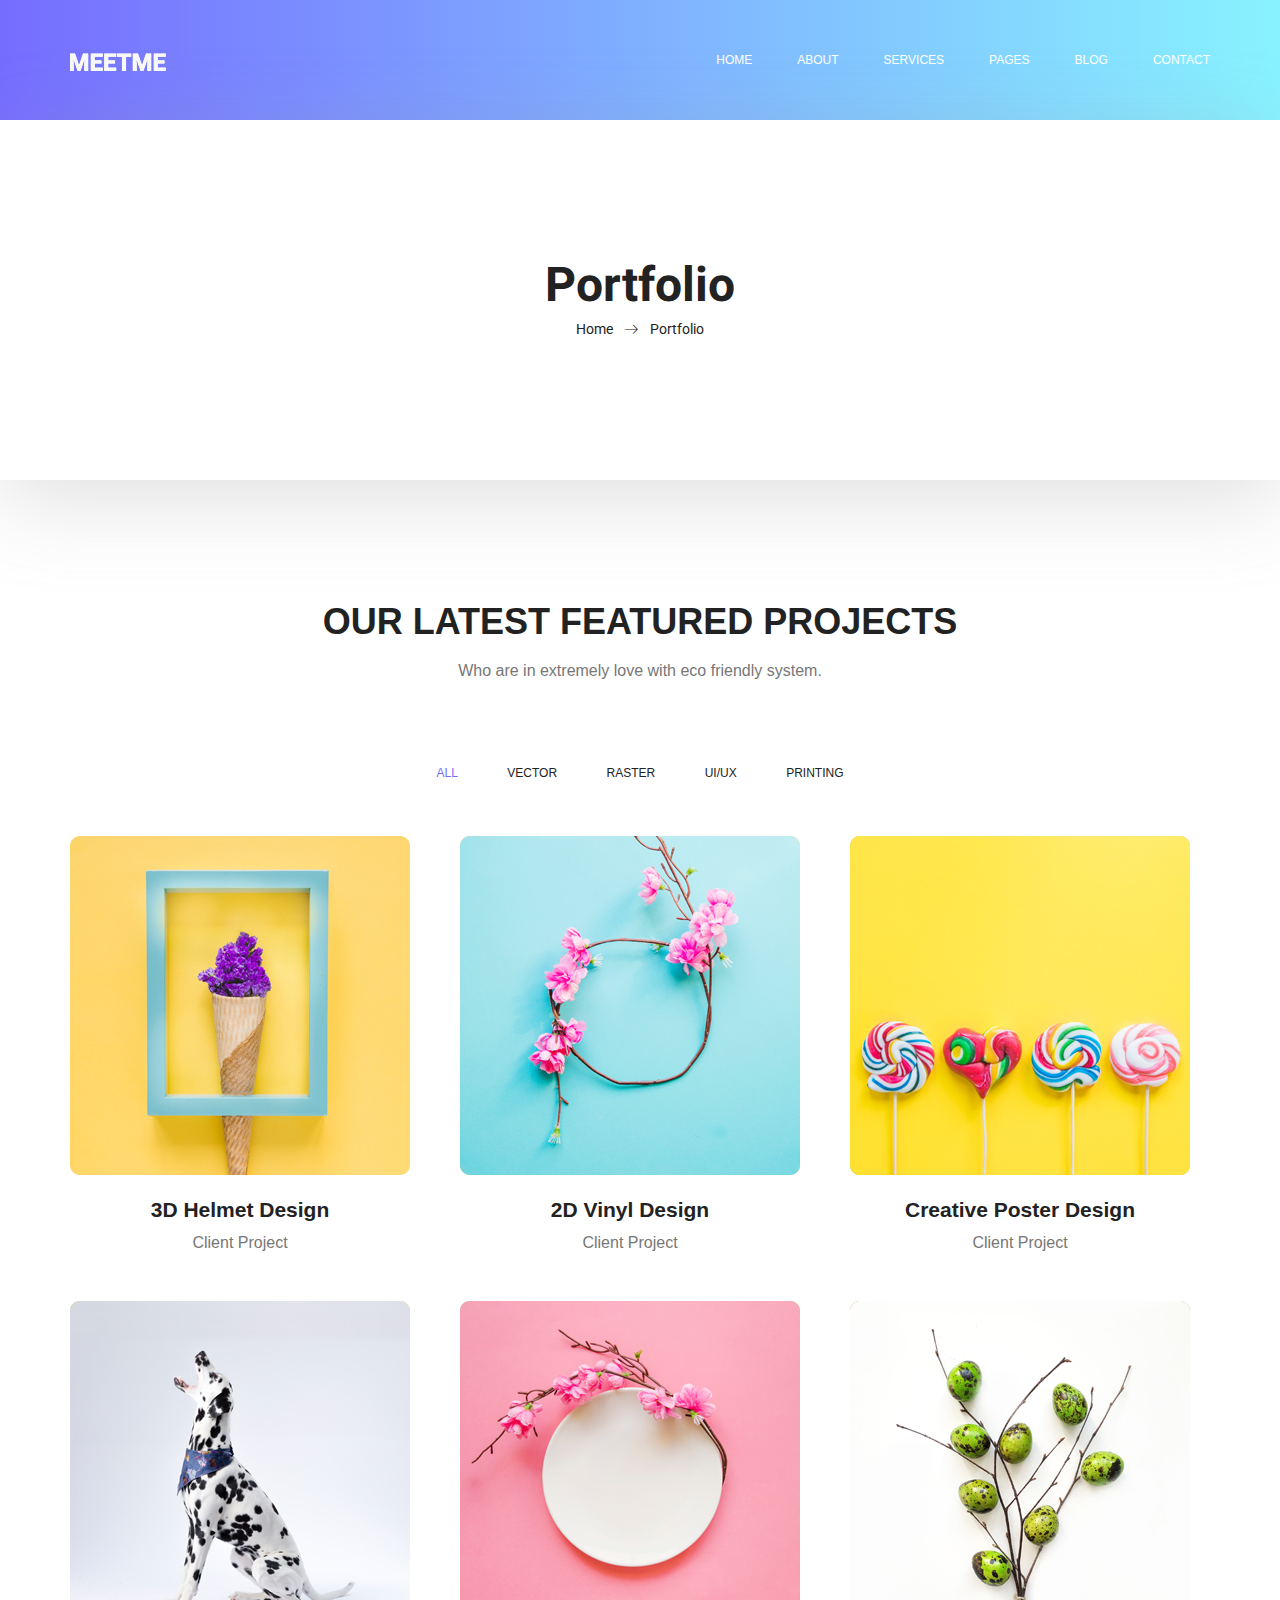
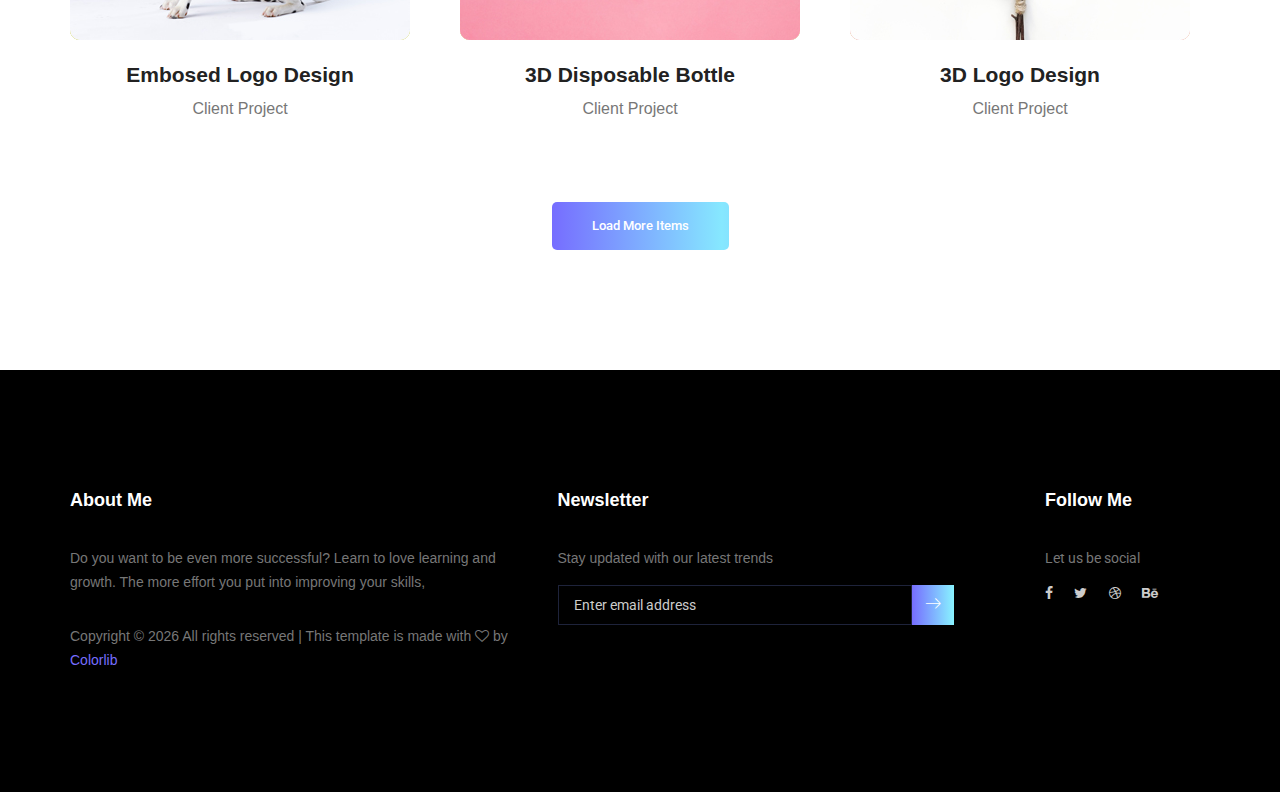
<file: portfolio.html>
<!DOCTYPE html>
<html lang="en">

<head>
  <!-- Required meta tags -->
  <meta charset="utf-8" />
  <meta name="viewport" content="width=device-width, initial-scale=1, shrink-to-fit=no" />
  <link rel="icon" href="img/favicon.png" type="image/png" />
  <title>MeetMe Personal</title>
  <!-- Global site tag (gtag.js) - Google Analytics -->
  <script async src="https://www.googletagmanager.com/gtag/js?id=UA-156408368-1"></script>
  <script>
    window.dataLayer = window.dataLayer || [];
    function gtag() {
      dataLayer.push(arguments);
    }
    gtag("js", new Date());

    gtag("config", "UA-156408368-1");
  </script>
  <!-- Bootstrap CSS -->
  <link rel="stylesheet" href="css/bootstrap.css" />
  <link rel="stylesheet" href="vendors/linericon/style.css" />
  <link rel="stylesheet" href="css/font-awesome.min.css" />
  <link rel="stylesheet" href="vendors/owl-carousel/owl.carousel.min.css" />
  <link rel="stylesheet" href="vendors/lightbox/simpleLightbox.css" />
  <link rel="stylesheet" href="vendors/nice-select/css/nice-select.css" />
  <link rel="stylesheet" href="vendors/animate-css/animate.css" />
  <link rel="stylesheet" href="vendors/popup/magnific-popup.css" />
  <link rel="stylesheet" href="vendors/flaticon/flaticon.css" />
  <!-- main css -->
  <link rel="stylesheet" href="css/style.css" />
  <link rel="stylesheet" href="css/responsive.css" />
</head>

<body>
  <!--================Header Menu Area =================-->
  <header class="header_area">
    <div class="main_menu">
      <nav class="navbar navbar-expand-lg navbar-light">
        <div class="container box_1620">
          <!-- Brand and toggle get grouped for better mobile display -->
          <a class="navbar-brand logo_h" href="index.html"><img src="img/logo.png" alt="" /></a>
          <button class="navbar-toggler" type="button" data-toggle="collapse" data-target="#navbarSupportedContent"
            aria-controls="navbarSupportedContent" aria-expanded="false" aria-label="Toggle navigation">
            <span class="icon-bar"></span>
            <span class="icon-bar"></span>
            <span class="icon-bar"></span>
          </button>
          <!-- Collect the nav links, forms, and other content for toggling -->
          <div class="collapse navbar-collapse offset" id="navbarSupportedContent">
            <ul class="nav navbar-nav menu_nav ml-auto">
              <li class="nav-item active">
                <a class="nav-link" href="index.html">Home</a>
              </li>
              <li class="nav-item">
                <a class="nav-link" href="about-us.html">About</a>
              </li>
              <li class="nav-item">
                <a class="nav-link" href="services.html">Services</a>
              </li>
              <li class="nav-item submenu dropdown">
                <a href="#" class="nav-link dropdown-toggle" data-toggle="dropdown" role="button" aria-haspopup="true"
                  aria-expanded="false">Pages</a>
                <ul class="dropdown-menu">
                  <li class="nav-item">
                    <a class="nav-link" href="portfolio.html">Portfolio</a>
                  </li>
                  <li class="nav-item">
                    <a class="nav-link" href="elements.html">Elements</a>
                  </li>
                </ul>
              </li>
              <li class="nav-item submenu dropdown">
                <a href="#" class="nav-link dropdown-toggle" data-toggle="dropdown" role="button" aria-haspopup="true"
                  aria-expanded="false">Blog</a>
                <ul class="dropdown-menu">
                  <li class="nav-item">
                    <a class="nav-link" href="blog.html">Blog</a>
                  </li>
                  <li class="nav-item">
                    <a class="nav-link" href="single-blog.html">Blog Details</a>
                  </li>
                </ul>
              </li>
              <li class="nav-item">
                <a class="nav-link" href="contact.html">Contact</a>
              </li>
            </ul>
          </div>
        </div>
      </nav>
    </div>
  </header>
  <!--================Header Menu Area =================-->

  <!--================Home Banner Area =================-->
  <section class="banner_area">
    <div class="box_1620">
      <div class="banner_inner d-flex align-items-center">
        <div class="container">
          <div class="banner_content text-center">
            <h2>Portfolio</h2>
            <div class="page_link">
              <a href="index.html">Home</a>
              <a href="portfolio.html">Portfolio</a>
            </div>
          </div>
        </div>
      </div>
    </div>
  </section>
  <!--================End Home Banner Area =================-->

  <!--================Home Gallery Area =================-->
  <section class="home_gallery_area p_120">
    <div class="container">
      <div class="main_title">
        <h2>Our Latest Featured Projects</h2>
        <p>Who are in extremely love with eco friendly system.</p>
      </div>
      <div class="isotope_fillter">
        <ul class="gallery_filter list">
          <li class="active" data-filter="*"><a href="#">All</a></li>
          <li data-filter=".brand"><a href="#">Vector</a></li>
          <li data-filter=".manipul"><a href="#">Raster</a></li>
          <li data-filter=".creative"><a href="#">UI/UX</a></li>
          <li data-filter=".design"><a href="#">Printing</a></li>
        </ul>
      </div>
    </div>
    <div class="container">
      <div class="gallery_f_inner row imageGallery1">
        <div class="col-lg-4 col-md-4 col-sm-6 brand manipul design print">
          <div class="h_gallery_item">
            <div class="g_img_item">
              <img class="img-fluid" src="img/gallery/project-1.jpg" alt="" />
              <a class="light" href="img/gallery/project-1.jpg"><img src="img/gallery/icon.png" alt="" /></a>
            </div>
            <div class="g_item_text">
              <h4>3D Helmet Design</h4>
              <p>Client Project</p>
            </div>
          </div>
        </div>
        <div class="col-lg-4 col-md-4 col-sm-6 brand manipul creative">
          <div class="h_gallery_item">
            <div class="g_img_item">
              <img class="img-fluid" src="img/gallery/project-2.jpg" alt="" />
              <a class="light" href="img/gallery/project-2.jpg"><img src="img/gallery/icon.png" alt="" /></a>
            </div>
            <div class="g_item_text">
              <h4>2D Vinyl Design</h4>
              <p>Client Project</p>
            </div>
          </div>
        </div>
        <div class="col-lg-4 col-md-4 col-sm-6 manipul creative design print">
          <div class="h_gallery_item">
            <div class="g_img_item">
              <img class="img-fluid" src="img/gallery/project-3.jpg" alt="" />
              <a class="light" href="img/gallery/project-3.jpg"><img src="img/gallery/icon.png" alt="" /></a>
            </div>
            <div class="g_item_text">
              <h4>Creative Poster Design</h4>
              <p>Client Project</p>
            </div>
          </div>
        </div>
        <div class="col-lg-4 col-md-4 col-sm-6 brand creative print">
          <div class="h_gallery_item">
            <div class="g_img_item">
              <img class="img-fluid" src="img/gallery/project-4.jpg" alt="" />
              <a class="light" href="img/gallery/project-4.jpg"><img src="img/gallery/icon.png" alt="" /></a>
            </div>
            <div class="g_item_text">
              <h4>Embosed Logo Design</h4>
              <p>Client Project</p>
            </div>
          </div>
        </div>
        <div class="col-lg-4 col-md-4 col-sm-6 brand manipul design">
          <div class="h_gallery_item">
            <div class="g_img_item">
              <img class="img-fluid" src="img/gallery/project-5.jpg" alt="" />
              <a class="light" href="img/gallery/project-5.jpg"><img src="img/gallery/icon.png" alt="" /></a>
            </div>
            <div class="g_item_text">
              <h4>3D Disposable Bottle</h4>
              <p>Client Project</p>
            </div>
          </div>
        </div>
        <div class="col-lg-4 col-md-4 col-sm-6 brand creative">
          <div class="h_gallery_item">
            <div class="g_img_item">
              <img class="img-fluid" src="img/gallery/project-6.jpg" alt="" />
              <a class="light" href="img/gallery/project-6.jpg"><img src="img/gallery/icon.png" alt="" /></a>
            </div>
            <div class="g_item_text">
              <h4>3D Logo Design</h4>
              <p>Client Project</p>
            </div>
          </div>
        </div>
      </div>
      <div class="more_btn">
        <a class="main_btn" href="#">Load More Items</a>
      </div>
    </div>
  </section>
  <!--================End Home Gallery Area =================-->

  <!--================Footer Area =================-->
  <footer class="footer_area p_120">
    <div class="container">
      <div class="row footer_inner">
        <div class="col-lg-5 col-sm-6">
          <aside class="f_widget ab_widget">
            <div class="f_title">
              <h3>About Me</h3>
            </div>
            <p>
              Do you want to be even more successful? Learn to love learning
              and growth. The more effort you put into improving your skills,
            </p>
            <p>
              <!-- Link back to Colorlib can't be removed. Template is licensed under CC BY 3.0. -->
              Copyright &copy;
              <script>
                document.write(new Date().getFullYear());
              </script>
              All rights reserved | This template is made with
              <i class="fa fa-heart-o" aria-hidden="true"></i> by
              <a href="https://colorlib.com" target="_blank">Colorlib</a>
              <!-- Link back to Colorlib can't be removed. Template is licensed under CC BY 3.0. -->
            </p>
          </aside>
        </div>
        <div class="col-lg-5 col-sm-6">
          <aside class="f_widget news_widget">
            <div class="f_title">
              <h3>Newsletter</h3>
            </div>
            <p>Stay updated with our latest trends</p>
            <div id="mc_embed_signup">
              <form target="_blank"
                action="https://spondonit.us12.list-manage.com/subscribe/post?u=1462626880ade1ac87bd9c93a&amp;id=92a4423d01"
                method="get" class="subscribe_form relative">
                <div class="input-group d-flex flex-row">
                  <input name="EMAIL" placeholder="Enter email address" onfocus="this.placeholder = ''"
                    onblur="this.placeholder = 'Email Address '" required="" type="email" />
                  <button class="btn sub-btn">
                    <span class="lnr lnr-arrow-right"></span>
                  </button>
                </div>
                <div class="mt-10 info"></div>
              </form>
            </div>
          </aside>
        </div>
        <div class="col-lg-2">
          <aside class="f_widget social_widget">
            <div class="f_title">
              <h3>Follow Me</h3>
            </div>
            <p>Let us be social</p>
            <ul class="list">
              <li>
                <a href="#"><i class="fa fa-facebook"></i></a>
              </li>
              <li>
                <a href="#"><i class="fa fa-twitter"></i></a>
              </li>
              <li>
                <a href="#"><i class="fa fa-dribbble"></i></a>
              </li>
              <li>
                <a href="#"><i class="fa fa-behance"></i></a>
              </li>
            </ul>
          </aside>
        </div>
      </div>
    </div>
  </footer>
  <!--================End Footer Area =================-->

  <!-- Optional JavaScript -->
  <!-- jQuery first, then Popper.js, then Bootstrap JS -->
  <script src="js/jquery.js"></script>
  <script src="js/popper.js"></script>
  <script src="js/bootstrap.min.js"></script>
  <script src="js/stellar.js"></script>
  <script src="vendors/lightbox/simpleLightbox.min.js"></script>
  <script src="vendors/nice-select/js/jquery.nice-select.min.js"></script>
  <script src="vendors/isotope/imagesloaded.pkgd.min.js"></script>
  <script src="vendors/isotope/isotope.pkgd.min.js"></script>
  <script src="vendors/owl-carousel/owl.carousel.min.js"></script>
  <script src="vendors/popup/jquery.magnific-popup.min.js"></script>
  <script src="js/jquery.ajaxchimp.min.js"></script>
  <script src="vendors/counter-up/jquery.waypoints.min.js"></script>
  <script src="vendors/counter-up/jquery.counterup.min.js"></script>
  <script src="js/mail-script.js"></script>
  <script src="js/theme.js"></script>
</body>

</html>
</file>
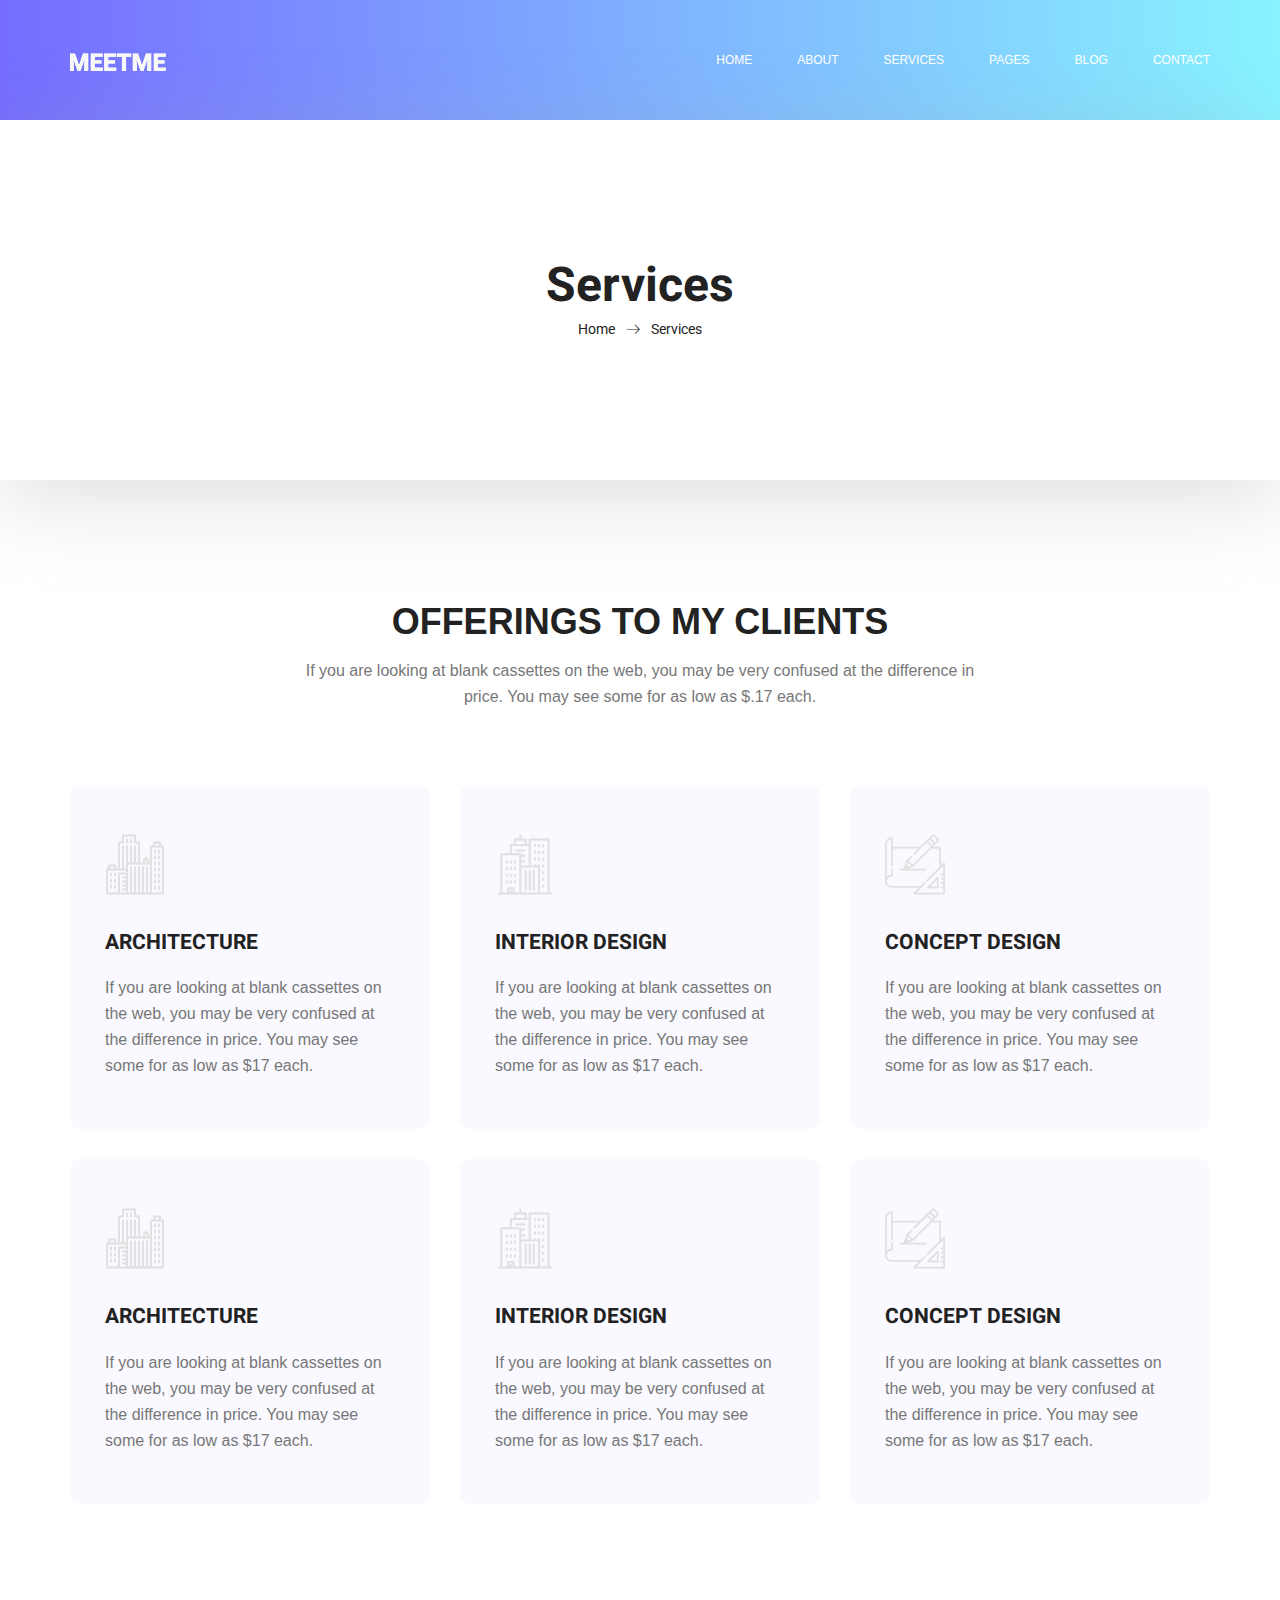
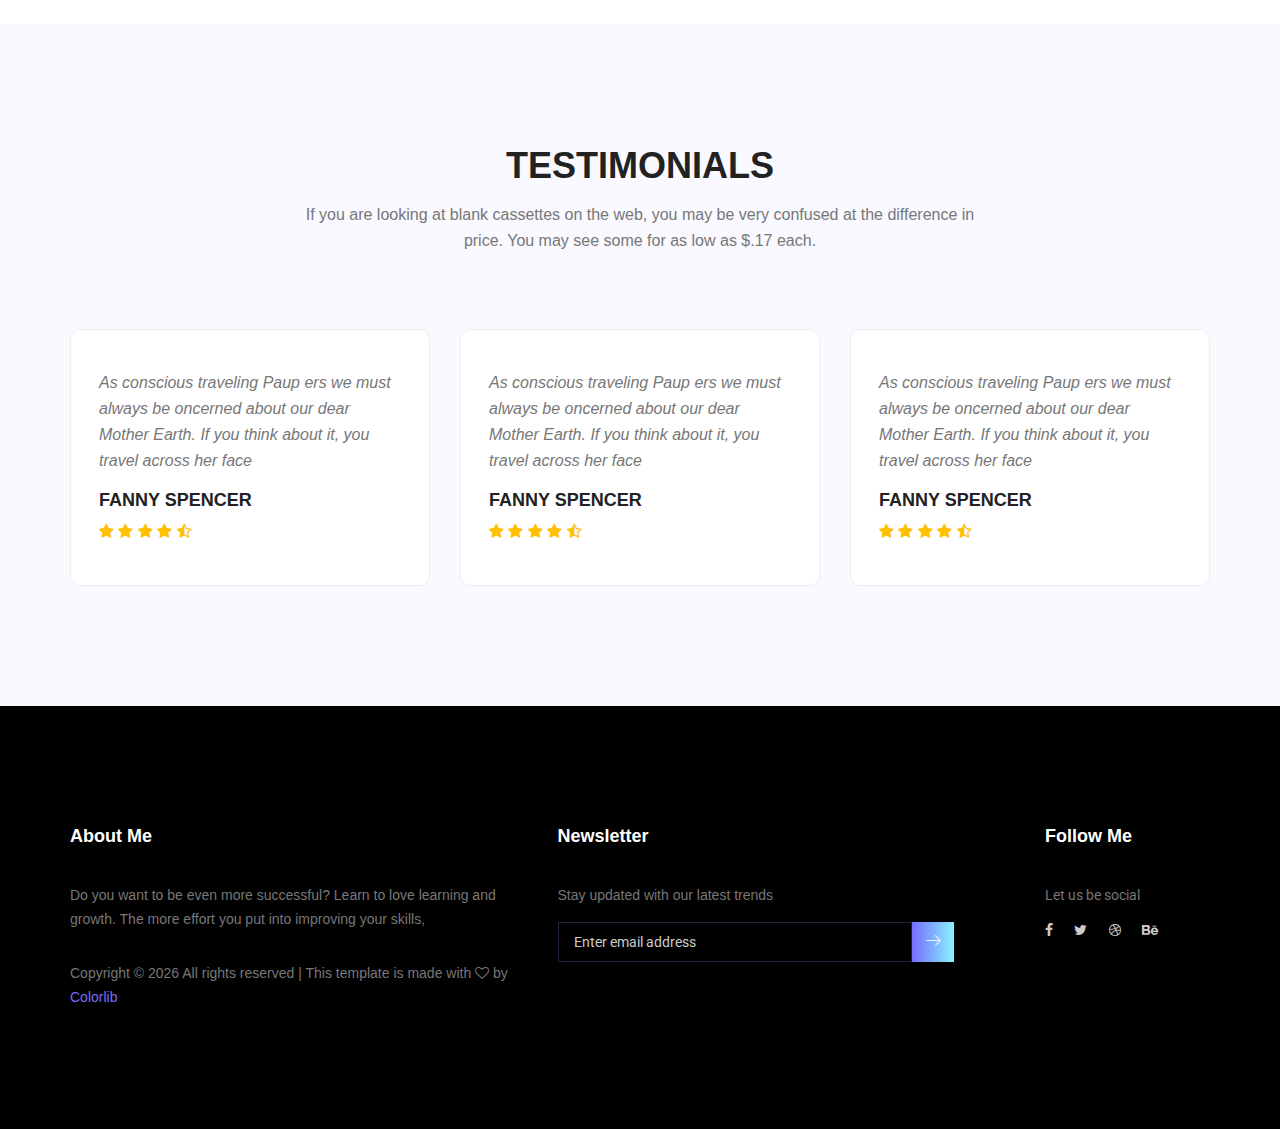
<file: services.html>
<!DOCTYPE html>
<html lang="en">

<head>
  <!-- Required meta tags -->
  <meta charset="utf-8" />
  <meta name="viewport" content="width=device-width, initial-scale=1, shrink-to-fit=no" />
  <link rel="icon" href="img/favicon.png" type="image/png" />
  <title>MeetMe Personal</title>
  <!-- Global site tag (gtag.js) - Google Analytics -->
  <script async src="https://www.googletagmanager.com/gtag/js?id=UA-156408368-1"></script>
  <script>
    window.dataLayer = window.dataLayer || [];
    function gtag() {
      dataLayer.push(arguments);
    }
    gtag("js", new Date());

    gtag("config", "UA-156408368-1");
  </script>
  <!-- Bootstrap CSS -->
  <link rel="stylesheet" href="css/bootstrap.css" />
  <link rel="stylesheet" href="vendors/linericon/style.css" />
  <link rel="stylesheet" href="css/font-awesome.min.css" />
  <link rel="stylesheet" href="vendors/owl-carousel/owl.carousel.min.css" />
  <link rel="stylesheet" href="vendors/lightbox/simpleLightbox.css" />
  <link rel="stylesheet" href="vendors/nice-select/css/nice-select.css" />
  <link rel="stylesheet" href="vendors/animate-css/animate.css" />
  <link rel="stylesheet" href="vendors/popup/magnific-popup.css" />
  <link rel="stylesheet" href="vendors/flaticon/flaticon.css" />
  <!-- main css -->
  <link rel="stylesheet" href="css/style.css" />
  <link rel="stylesheet" href="css/responsive.css" />
</head>

<body>
  <!--================Header Menu Area =================-->
  <header class="header_area">
    <div class="main_menu">
      <nav class="navbar navbar-expand-lg navbar-light">
        <div class="container box_1620">
          <!-- Brand and toggle get grouped for better mobile display -->
          <a class="navbar-brand logo_h" href="index.html"><img src="img/logo.png" alt="" /></a>
          <button class="navbar-toggler" type="button" data-toggle="collapse" data-target="#navbarSupportedContent"
            aria-controls="navbarSupportedContent" aria-expanded="false" aria-label="Toggle navigation">
            <span class="icon-bar"></span>
            <span class="icon-bar"></span>
            <span class="icon-bar"></span>
          </button>
          <!-- Collect the nav links, forms, and other content for toggling -->
          <div class="collapse navbar-collapse offset" id="navbarSupportedContent">
            <ul class="nav navbar-nav menu_nav ml-auto">
              <li class="nav-item active">
                <a class="nav-link" href="index.html">Home</a>
              </li>
              <li class="nav-item">
                <a class="nav-link" href="about-us.html">About</a>
              </li>
              <li class="nav-item">
                <a class="nav-link" href="services.html">Services</a>
              </li>
              <li class="nav-item submenu dropdown">
                <a href="#" class="nav-link dropdown-toggle" data-toggle="dropdown" role="button" aria-haspopup="true"
                  aria-expanded="false">Pages</a>
                <ul class="dropdown-menu">
                  <li class="nav-item">
                    <a class="nav-link" href="portfolio.html">Portfolio</a>
                  </li>
                  <li class="nav-item">
                    <a class="nav-link" href="elements.html">Elements</a>
                  </li>
                </ul>
              </li>
              <li class="nav-item submenu dropdown">
                <a href="#" class="nav-link dropdown-toggle" data-toggle="dropdown" role="button" aria-haspopup="true"
                  aria-expanded="false">Blog</a>
                <ul class="dropdown-menu">
                  <li class="nav-item">
                    <a class="nav-link" href="blog.html">Blog</a>
                  </li>
                  <li class="nav-item">
                    <a class="nav-link" href="single-blog.html">Blog Details</a>
                  </li>
                </ul>
              </li>
              <li class="nav-item">
                <a class="nav-link" href="contact.html">Contact</a>
              </li>
            </ul>
          </div>
        </div>
      </nav>
    </div>
  </header>
  <!--================Header Menu Area =================-->

  <!--================Home Banner Area =================-->
  <section class="banner_area">
    <div class="box_1620">
      <div class="banner_inner d-flex align-items-center">
        <div class="container">
          <div class="banner_content text-center">
            <h2>Services</h2>
            <div class="page_link">
              <a href="index.html">Home</a>
              <a href="services.html">Services</a>
            </div>
          </div>
        </div>
      </div>
    </div>
  </section>
  <!--================End Home Banner Area =================-->

  <!--================Feature Area =================-->
  <section class="feature_area white_feature p_120">
    <div class="container">
      <div class="main_title">
        <h2>offerings to my clients</h2>
        <p>
          If you are looking at blank cassettes on the web, you may be very
          confused at the difference in price. You may see some for as low as
          $.17 each.
        </p>
      </div>
      <div class="feature_inner row">
        <div class="col-lg-4 col-md-6">
          <div class="feature_item">
            <i class="flaticon-city"></i>
            <h4>Architecture</h4>
            <p>
              If you are looking at blank cassettes on the web, you may be
              very confused at the difference in price. You may see some for
              as low as $17 each.
            </p>
          </div>
        </div>
        <div class="col-lg-4 col-md-6">
          <div class="feature_item">
            <i class="flaticon-skyline"></i>
            <h4>Interior Design</h4>
            <p>
              If you are looking at blank cassettes on the web, you may be
              very confused at the difference in price. You may see some for
              as low as $17 each.
            </p>
          </div>
        </div>
        <div class="col-lg-4 col-md-6">
          <div class="feature_item">
            <i class="flaticon-sketch"></i>
            <h4>Concept Design</h4>
            <p>
              If you are looking at blank cassettes on the web, you may be
              very confused at the difference in price. You may see some for
              as low as $17 each.
            </p>
          </div>
        </div>
        <div class="col-lg-4 col-md-6">
          <div class="feature_item">
            <i class="flaticon-city"></i>
            <h4>Architecture</h4>
            <p>
              If you are looking at blank cassettes on the web, you may be
              very confused at the difference in price. You may see some for
              as low as $17 each.
            </p>
          </div>
        </div>
        <div class="col-lg-4 col-md-6">
          <div class="feature_item">
            <i class="flaticon-skyline"></i>
            <h4>Interior Design</h4>
            <p>
              If you are looking at blank cassettes on the web, you may be
              very confused at the difference in price. You may see some for
              as low as $17 each.
            </p>
          </div>
        </div>
        <div class="col-lg-4 col-md-6">
          <div class="feature_item">
            <i class="flaticon-sketch"></i>
            <h4>Concept Design</h4>
            <p>
              If you are looking at blank cassettes on the web, you may be
              very confused at the difference in price. You may see some for
              as low as $17 each.
            </p>
          </div>
        </div>
      </div>
    </div>
  </section>
  <!--================End Feature Area =================-->

  <!--================Testimonials Area =================-->
  <section class="testimonials_area p_120">
    <div class="container">
      <div class="main_title">
        <h2>Testimonials</h2>
        <p>
          If you are looking at blank cassettes on the web, you may be very
          confused at the difference in price. You may see some for as low as
          $.17 each.
        </p>
      </div>
      <div class="testi_inner">
        <div class="testi_slider owl-carousel">
          <div class="item">
            <div class="testi_item">
              <p>
                As conscious traveling Paup ers we must always be oncerned
                about our dear Mother Earth. If you think about it, you travel
                across her face
              </p>
              <h4>Fanny Spencer</h4>
              <a href="#"><i class="fa fa-star"></i></a>
              <a href="#"><i class="fa fa-star"></i></a>
              <a href="#"><i class="fa fa-star"></i></a>
              <a href="#"><i class="fa fa-star"></i></a>
              <a href="#"><i class="fa fa-star-half-o"></i></a>
            </div>
          </div>
          <div class="item">
            <div class="testi_item">
              <p>
                As conscious traveling Paup ers we must always be oncerned
                about our dear Mother Earth. If you think about it, you travel
                across her face
              </p>
              <h4>Fanny Spencer</h4>
              <a href="#"><i class="fa fa-star"></i></a>
              <a href="#"><i class="fa fa-star"></i></a>
              <a href="#"><i class="fa fa-star"></i></a>
              <a href="#"><i class="fa fa-star"></i></a>
              <a href="#"><i class="fa fa-star-half-o"></i></a>
            </div>
          </div>
          <div class="item">
            <div class="testi_item">
              <p>
                As conscious traveling Paup ers we must always be oncerned
                about our dear Mother Earth. If you think about it, you travel
                across her face
              </p>
              <h4>Fanny Spencer</h4>
              <a href="#"><i class="fa fa-star"></i></a>
              <a href="#"><i class="fa fa-star"></i></a>
              <a href="#"><i class="fa fa-star"></i></a>
              <a href="#"><i class="fa fa-star"></i></a>
              <a href="#"><i class="fa fa-star-half-o"></i></a>
            </div>
          </div>
        </div>
      </div>
    </div>
  </section>
  <!--================End Testimonials Area =================-->

  <!--================Footer Area =================-->
  <footer class="footer_area p_120">
    <div class="container">
      <div class="row footer_inner">
        <div class="col-lg-5 col-sm-6">
          <aside class="f_widget ab_widget">
            <div class="f_title">
              <h3>About Me</h3>
            </div>
            <p>
              Do you want to be even more successful? Learn to love learning
              and growth. The more effort you put into improving your skills,
            </p>
            <p>
              <!-- Link back to Colorlib can't be removed. Template is licensed under CC BY 3.0. -->
              Copyright &copy;
              <script>
                document.write(new Date().getFullYear());
              </script>
              All rights reserved | This template is made with
              <i class="fa fa-heart-o" aria-hidden="true"></i> by
              <a href="https://colorlib.com" target="_blank">Colorlib</a>
              <!-- Link back to Colorlib can't be removed. Template is licensed under CC BY 3.0. -->
            </p>
          </aside>
        </div>
        <div class="col-lg-5 col-sm-6">
          <aside class="f_widget news_widget">
            <div class="f_title">
              <h3>Newsletter</h3>
            </div>
            <p>Stay updated with our latest trends</p>
            <div id="mc_embed_signup">
              <form target="_blank"
                action="https://spondonit.us12.list-manage.com/subscribe/post?u=1462626880ade1ac87bd9c93a&amp;id=92a4423d01"
                method="get" class="subscribe_form relative">
                <div class="input-group d-flex flex-row">
                  <input name="EMAIL" placeholder="Enter email address" onfocus="this.placeholder = ''"
                    onblur="this.placeholder = 'Email Address '" required="" type="email" />
                  <button class="btn sub-btn">
                    <span class="lnr lnr-arrow-right"></span>
                  </button>
                </div>
                <div class="mt-10 info"></div>
              </form>
            </div>
          </aside>
        </div>
        <div class="col-lg-2">
          <aside class="f_widget social_widget">
            <div class="f_title">
              <h3>Follow Me</h3>
            </div>
            <p>Let us be social</p>
            <ul class="list">
              <li>
                <a href="#"><i class="fa fa-facebook"></i></a>
              </li>
              <li>
                <a href="#"><i class="fa fa-twitter"></i></a>
              </li>
              <li>
                <a href="#"><i class="fa fa-dribbble"></i></a>
              </li>
              <li>
                <a href="#"><i class="fa fa-behance"></i></a>
              </li>
            </ul>
          </aside>
        </div>
      </div>
    </div>
  </footer>
  <!--================End Footer Area =================-->

  <!-- Optional JavaScript -->
  <!-- jQuery first, then Popper.js, then Bootstrap JS -->
  <script src="js/jquery.js"></script>
  <script src="js/popper.js"></script>
  <script src="js/bootstrap.min.js"></script>
  <script src="js/stellar.js"></script>
  <script src="vendors/lightbox/simpleLightbox.min.js"></script>
  <script src="vendors/nice-select/js/jquery.nice-select.min.js"></script>
  <script src="vendors/isotope/imagesloaded.pkgd.min.js"></script>
  <script src="vendors/isotope/isotope.pkgd.min.js"></script>
  <script src="vendors/owl-carousel/owl.carousel.min.js"></script>
  <script src="vendors/popup/jquery.magnific-popup.min.js"></script>
  <script src="js/jquery.ajaxchimp.min.js"></script>
  <script src="vendors/counter-up/jquery.waypoints.min.js"></script>
  <script src="vendors/counter-up/jquery.counterup.min.js"></script>
  <script src="js/mail-script.js"></script>
  <script src="js/theme.js"></script>
</body>

</html>
</file>
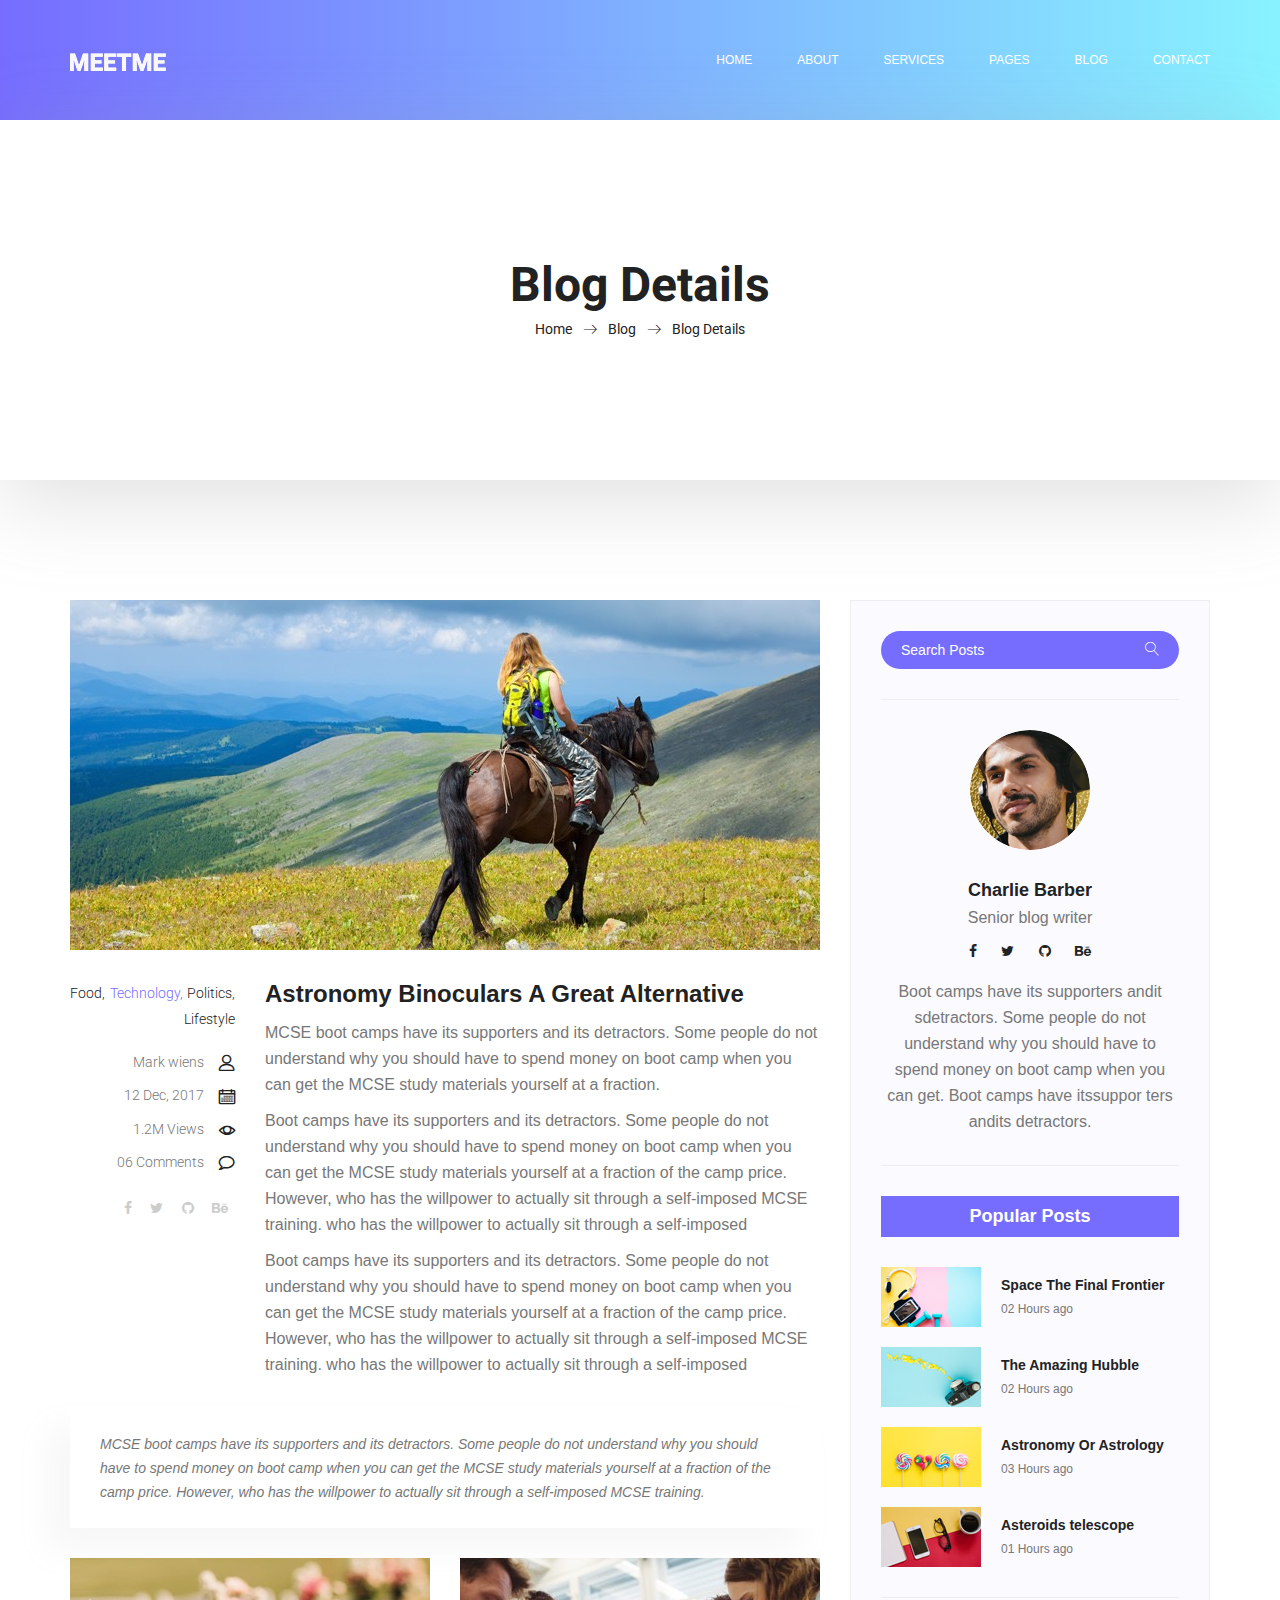
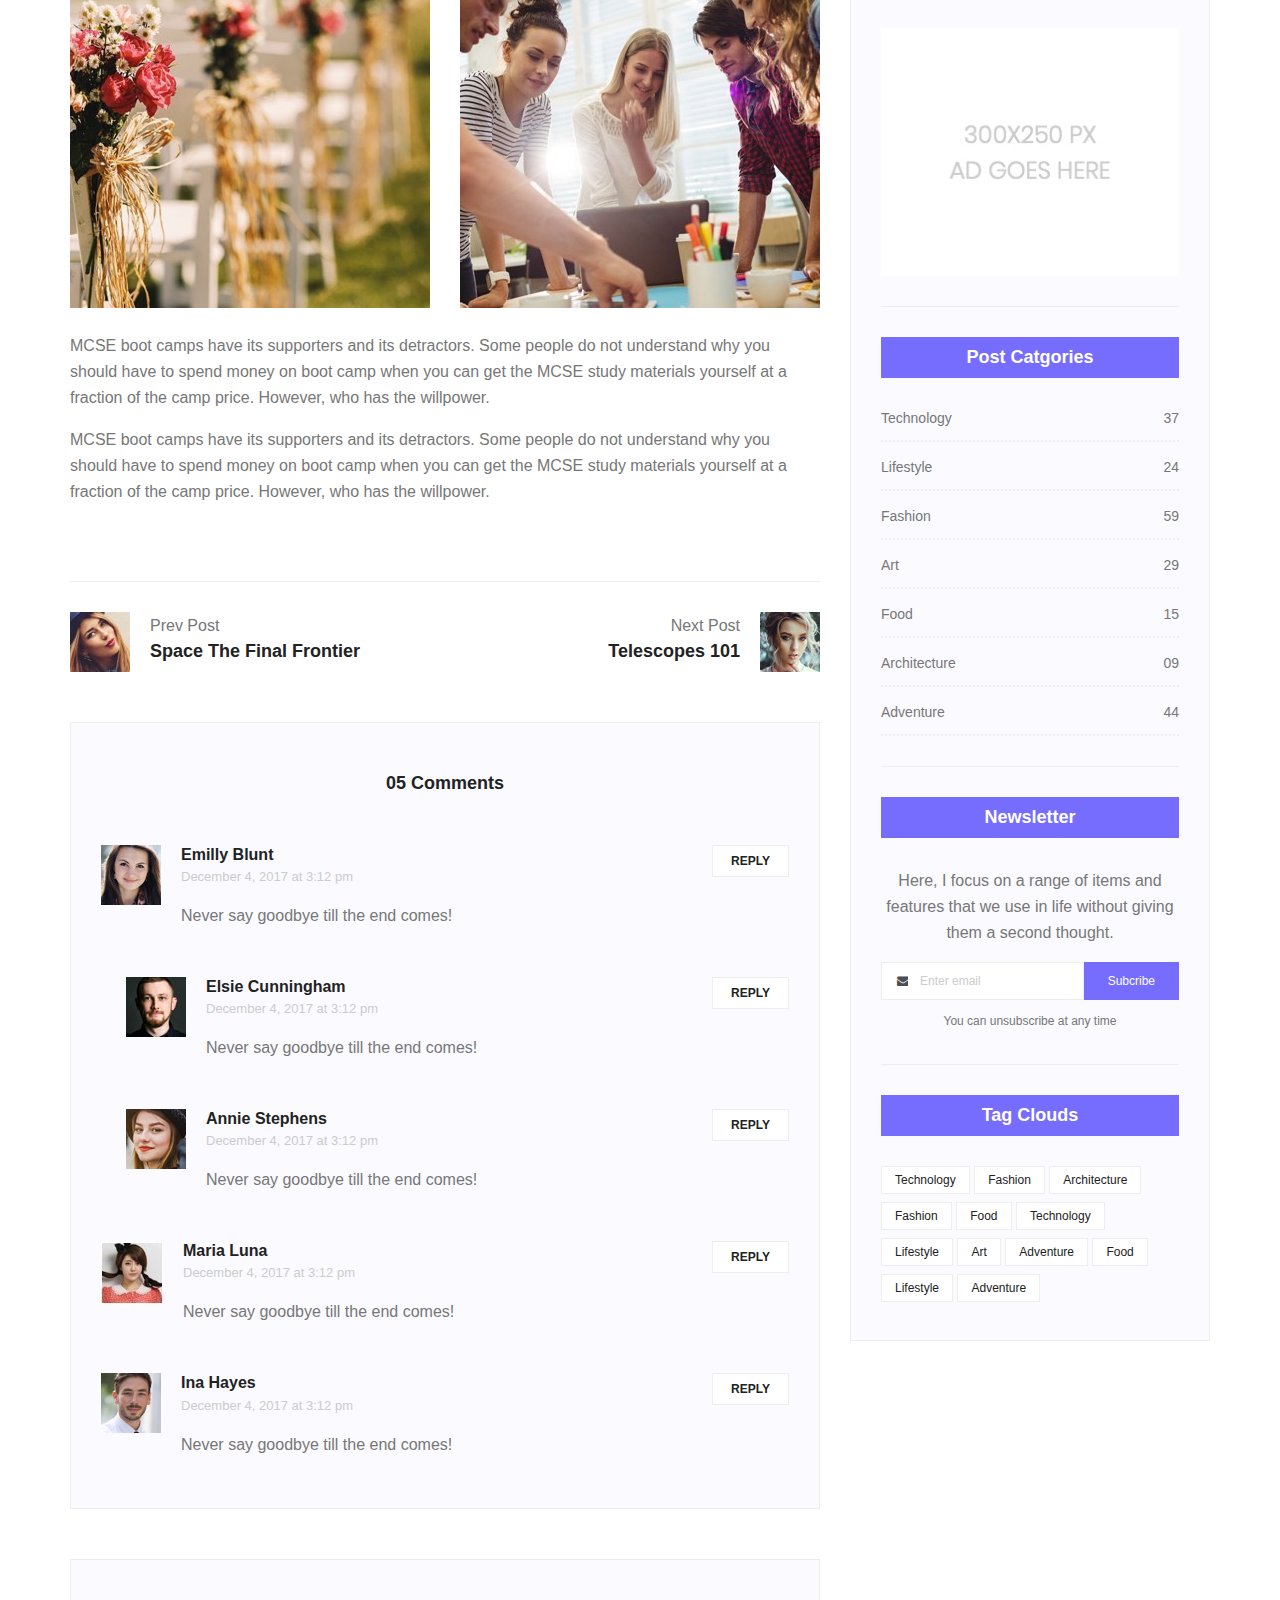
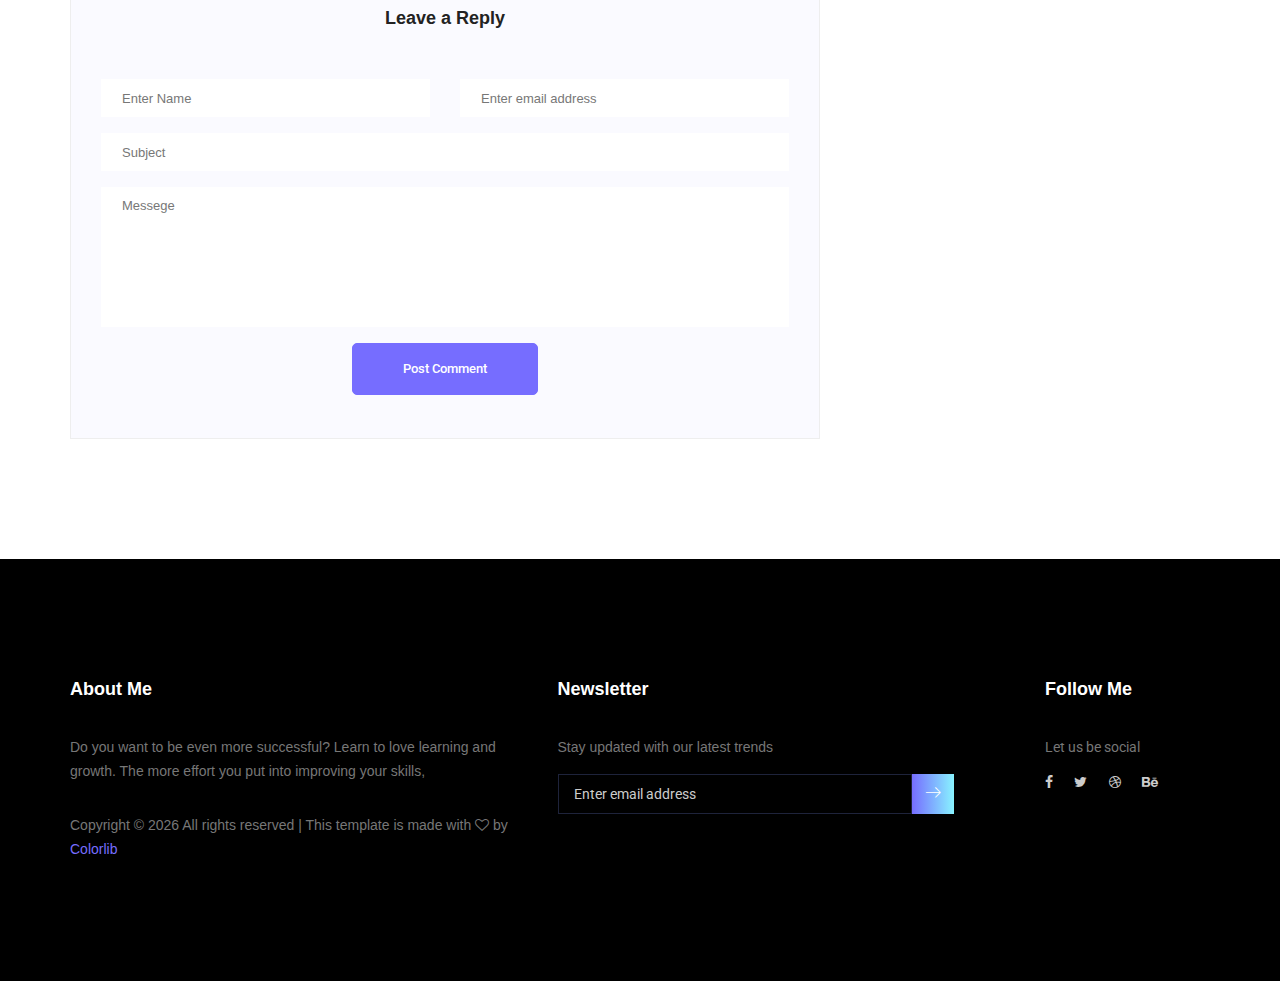
<file: single-blog.html>
<!doctype html>
<html lang="en">

<head>
    <!-- Required meta tags -->
    <meta charset="utf-8">
    <meta name="viewport" content="width=device-width, initial-scale=1, shrink-to-fit=no">
    <link rel="icon" href="img/favicon.png" type="image/png">
    <title>MeetMe Personal</title>
    <!-- Global site tag (gtag.js) - Google Analytics -->
    <script async src="https://www.googletagmanager.com/gtag/js?id=UA-156408368-1"></script>
    <script>
        window.dataLayer = window.dataLayer || [];
        function gtag() {
            dataLayer.push(arguments);
        }
        gtag("js", new Date());

        gtag("config", "UA-156408368-1");
    </script>
    <!-- Bootstrap CSS -->
    <link rel="stylesheet" href="css/bootstrap.css">
    <link rel="stylesheet" href="vendors/linericon/style.css">
    <link rel="stylesheet" href="css/font-awesome.min.css">
    <link rel="stylesheet" href="vendors/owl-carousel/owl.carousel.min.css">
    <link rel="stylesheet" href="vendors/lightbox/simpleLightbox.css">
    <link rel="stylesheet" href="vendors/nice-select/css/nice-select.css">
    <link rel="stylesheet" href="vendors/animate-css/animate.css">
    <link rel="stylesheet" href="vendors/popup/magnific-popup.css">
    <!-- main css -->
    <link rel="stylesheet" href="css/style.css">
    <link rel="stylesheet" href="css/responsive.css">
</head>

<body>

    <!--================Header Menu Area =================-->
    <header class="header_area">
        <div class="main_menu">
            <nav class="navbar navbar-expand-lg navbar-light">
                <div class="container box_1620">
                    <!-- Brand and toggle get grouped for better mobile display -->
                    <a class="navbar-brand logo_h" href="index.html"><img src="img/logo.png" alt=""></a>
                    <button class="navbar-toggler" type="button" data-toggle="collapse"
                        data-target="#navbarSupportedContent" aria-controls="navbarSupportedContent"
                        aria-expanded="false" aria-label="Toggle navigation">
                        <span class="icon-bar"></span>
                        <span class="icon-bar"></span>
                        <span class="icon-bar"></span>
                    </button>
                    <!-- Collect the nav links, forms, and other content for toggling -->
                    <div class="collapse navbar-collapse offset" id="navbarSupportedContent">
                        <ul class="nav navbar-nav menu_nav ml-auto">
                            <li class="nav-item active"><a class="nav-link" href="index.html">Home</a></li>
                            <li class="nav-item"><a class="nav-link" href="about-us.html">About</a></li>
                            <li class="nav-item"><a class="nav-link" href="services.html">Services</a></li>
                            <li class="nav-item submenu dropdown">
                                <a href="#" class="nav-link dropdown-toggle" data-toggle="dropdown" role="button"
                                    aria-haspopup="true" aria-expanded="false">Pages</a>
                                <ul class="dropdown-menu">
                                    <li class="nav-item"><a class="nav-link" href="portfolio.html">Portfolio</a></li>
                                    <li class="nav-item"><a class="nav-link" href="elements.html">Elements</a></li>
                                </ul>
                            </li>
                            <li class="nav-item submenu dropdown">
                                <a href="#" class="nav-link dropdown-toggle" data-toggle="dropdown" role="button"
                                    aria-haspopup="true" aria-expanded="false">Blog</a>
                                <ul class="dropdown-menu">
                                    <li class="nav-item"><a class="nav-link" href="blog.html">Blog</a></li>
                                    <li class="nav-item"><a class="nav-link" href="single-blog.html">Blog Details</a>
                                    </li>
                                </ul>
                            </li>
                            <li class="nav-item"><a class="nav-link" href="contact.html">Contact</a></li>
                        </ul>
                    </div>
                </div>
            </nav>
        </div>
    </header>
    <!--================Header Menu Area =================-->

    <!--================Home Banner Area =================-->
    <section class="banner_area">
        <div class="box_1620">
            <div class="banner_inner d-flex align-items-center">
                <div class="container">
                    <div class="banner_content text-center">
                        <h2>Blog Details</h2>
                        <div class="page_link">
                            <a href="index.html">Home</a>
                            <a href="blog.html">Blog</a>
                            <a href="single-blog.html">Blog Details</a>
                        </div>
                    </div>
                </div>
            </div>
        </div>
    </section>
    <!--================End Home Banner Area =================-->

    <!--================Blog Area =================-->
    <section class="blog_area single-post-area p_120">
        <div class="container">
            <div class="row">
                <div class="col-lg-8 posts-list">
                    <div class="single-post row">
                        <div class="col-lg-12">
                            <div class="feature-img">
                                <img class="img-fluid" src="img/blog/feature-img1.jpg" alt="">
                            </div>
                        </div>
                        <div class="col-lg-3  col-md-3">
                            <div class="blog_info text-right">
                                <div class="post_tag">
                                    <a href="#">Food,</a>
                                    <a class="active" href="#">Technology,</a>
                                    <a href="#">Politics,</a>
                                    <a href="#">Lifestyle</a>
                                </div>
                                <ul class="blog_meta list">
                                    <li><a href="#">Mark wiens<i class="lnr lnr-user"></i></a></li>
                                    <li><a href="#">12 Dec, 2017<i class="lnr lnr-calendar-full"></i></a></li>
                                    <li><a href="#">1.2M Views<i class="lnr lnr-eye"></i></a></li>
                                    <li><a href="#">06 Comments<i class="lnr lnr-bubble"></i></a></li>
                                </ul>
                                <ul class="social-links">
                                    <li><a href="#"><i class="fa fa-facebook"></i></a></li>
                                    <li><a href="#"><i class="fa fa-twitter"></i></a></li>
                                    <li><a href="#"><i class="fa fa-github"></i></a></li>
                                    <li><a href="#"><i class="fa fa-behance"></i></a></li>
                                </ul>
                            </div>
                        </div>
                        <div class="col-lg-9 col-md-9 blog_details">
                            <h2>Astronomy Binoculars A Great Alternative</h2>
                            <p class="excert">
                                MCSE boot camps have its supporters and its detractors. Some people do not understand
                                why you should have to spend money on boot camp when you can get the MCSE study
                                materials yourself at a fraction.
                            </p>
                            <p>
                                Boot camps have its supporters and its detractors. Some people do not understand why you
                                should have to spend money on boot camp when you can get the MCSE study materials
                                yourself at a fraction of the camp price. However, who has the willpower to actually sit
                                through a self-imposed MCSE training. who has the willpower to actually sit through a
                                self-imposed
                            </p>
                            <p>
                                Boot camps have its supporters and its detractors. Some people do not understand why you
                                should have to spend money on boot camp when you can get the MCSE study materials
                                yourself at a fraction of the camp price. However, who has the willpower to actually sit
                                through a self-imposed MCSE training. who has the willpower to actually sit through a
                                self-imposed
                            </p>
                        </div>
                        <div class="col-lg-12">
                            <div class="quotes">
                                MCSE boot camps have its supporters and its detractors. Some people do not understand
                                why you should have to spend money on boot camp when you can get the MCSE study
                                materials yourself at a fraction of the camp price. However, who has the willpower to
                                actually sit through a self-imposed MCSE training.
                            </div>
                            <div class="row">
                                <div class="col-6">
                                    <img class="img-fluid" src="img/blog/post-img1.jpg" alt="">
                                </div>
                                <div class="col-6">
                                    <img class="img-fluid" src="img/blog/post-img2.jpg" alt="">
                                </div>
                                <div class="col-lg-12 mt-25">
                                    <p>
                                        MCSE boot camps have its supporters and its detractors. Some people do not
                                        understand why you should have to spend money on boot camp when you can get the
                                        MCSE study materials yourself at a fraction of the camp price. However, who has
                                        the willpower.
                                    </p>
                                    <p>
                                        MCSE boot camps have its supporters and its detractors. Some people do not
                                        understand why you should have to spend money on boot camp when you can get the
                                        MCSE study materials yourself at a fraction of the camp price. However, who has
                                        the willpower.
                                    </p>
                                </div>
                            </div>
                        </div>
                    </div>
                    <div class="navigation-area">
                        <div class="row">
                            <div
                                class="col-lg-6 col-md-6 col-12 nav-left flex-row d-flex justify-content-start align-items-center">
                                <div class="thumb">
                                    <a href="#"><img class="img-fluid" src="img/blog/prev.jpg" alt=""></a>
                                </div>
                                <div class="arrow">
                                    <a href="#"><span class="lnr text-white lnr-arrow-left"></span></a>
                                </div>
                                <div class="detials">
                                    <p>Prev Post</p>
                                    <a href="#">
                                        <h4>Space The Final Frontier</h4>
                                    </a>
                                </div>
                            </div>
                            <div
                                class="col-lg-6 col-md-6 col-12 nav-right flex-row d-flex justify-content-end align-items-center">
                                <div class="detials">
                                    <p>Next Post</p>
                                    <a href="#">
                                        <h4>Telescopes 101</h4>
                                    </a>
                                </div>
                                <div class="arrow">
                                    <a href="#"><span class="lnr text-white lnr-arrow-right"></span></a>
                                </div>
                                <div class="thumb">
                                    <a href="#"><img class="img-fluid" src="img/blog/next.jpg" alt=""></a>
                                </div>
                            </div>
                        </div>
                    </div>
                    <div class="comments-area">
                        <h4>05 Comments</h4>
                        <div class="comment-list">
                            <div class="single-comment justify-content-between d-flex">
                                <div class="user justify-content-between d-flex">
                                    <div class="thumb">
                                        <img src="img/blog/c1.jpg" alt="">
                                    </div>
                                    <div class="desc">
                                        <h5><a href="#">Emilly Blunt</a></h5>
                                        <p class="date">December 4, 2017 at 3:12 pm </p>
                                        <p class="comment">
                                            Never say goodbye till the end comes!
                                        </p>
                                    </div>
                                </div>
                                <div class="reply-btn">
                                    <a href="" class="btn-reply text-uppercase">reply</a>
                                </div>
                            </div>
                        </div>
                        <div class="comment-list left-padding">
                            <div class="single-comment justify-content-between d-flex">
                                <div class="user justify-content-between d-flex">
                                    <div class="thumb">
                                        <img src="img/blog/c2.jpg" alt="">
                                    </div>
                                    <div class="desc">
                                        <h5><a href="#">Elsie Cunningham</a></h5>
                                        <p class="date">December 4, 2017 at 3:12 pm </p>
                                        <p class="comment">
                                            Never say goodbye till the end comes!
                                        </p>
                                    </div>
                                </div>
                                <div class="reply-btn">
                                    <a href="" class="btn-reply text-uppercase">reply</a>
                                </div>
                            </div>
                        </div>
                        <div class="comment-list left-padding">
                            <div class="single-comment justify-content-between d-flex">
                                <div class="user justify-content-between d-flex">
                                    <div class="thumb">
                                        <img src="img/blog/c3.jpg" alt="">
                                    </div>
                                    <div class="desc">
                                        <h5><a href="#">Annie Stephens</a></h5>
                                        <p class="date">December 4, 2017 at 3:12 pm </p>
                                        <p class="comment">
                                            Never say goodbye till the end comes!
                                        </p>
                                    </div>
                                </div>
                                <div class="reply-btn">
                                    <a href="" class="btn-reply text-uppercase">reply</a>
                                </div>
                            </div>
                        </div>
                        <div class="comment-list">
                            <div class="single-comment justify-content-between d-flex">
                                <div class="user justify-content-between d-flex">
                                    <div class="thumb">
                                        <img src="img/blog/c4.jpg" alt="">
                                    </div>
                                    <div class="desc">
                                        <h5><a href="#">Maria Luna</a></h5>
                                        <p class="date">December 4, 2017 at 3:12 pm </p>
                                        <p class="comment">
                                            Never say goodbye till the end comes!
                                        </p>
                                    </div>
                                </div>
                                <div class="reply-btn">
                                    <a href="" class="btn-reply text-uppercase">reply</a>
                                </div>
                            </div>
                        </div>
                        <div class="comment-list">
                            <div class="single-comment justify-content-between d-flex">
                                <div class="user justify-content-between d-flex">
                                    <div class="thumb">
                                        <img src="img/blog/c5.jpg" alt="">
                                    </div>
                                    <div class="desc">
                                        <h5><a href="#">Ina Hayes</a></h5>
                                        <p class="date">December 4, 2017 at 3:12 pm </p>
                                        <p class="comment">
                                            Never say goodbye till the end comes!
                                        </p>
                                    </div>
                                </div>
                                <div class="reply-btn">
                                    <a href="" class="btn-reply text-uppercase">reply</a>
                                </div>
                            </div>
                        </div>
                    </div>
                    <div class="comment-form">
                        <h4>Leave a Reply</h4>
                        <form>
                            <div class="form-group form-inline">
                                <div class="form-group col-lg-6 col-md-6 name">
                                    <input type="text" class="form-control" id="name" placeholder="Enter Name"
                                        onfocus="this.placeholder = ''" onblur="this.placeholder = 'Enter Name'">
                                </div>
                                <div class="form-group col-lg-6 col-md-6 email">
                                    <input type="email" class="form-control" id="email"
                                        placeholder="Enter email address" onfocus="this.placeholder = ''"
                                        onblur="this.placeholder = 'Enter email address'">
                                </div>
                            </div>
                            <div class="form-group">
                                <input type="text" class="form-control" id="subject" placeholder="Subject"
                                    onfocus="this.placeholder = ''" onblur="this.placeholder = 'Subject'">
                            </div>
                            <div class="form-group">
                                <textarea class="form-control mb-10" rows="5" name="message" placeholder="Messege"
                                    onfocus="this.placeholder = ''" onblur="this.placeholder = 'Messege'"
                                    required=""></textarea>
                            </div>
                            <a href="#" class="primary-btn submit_btn">Post Comment</a>
                        </form>
                    </div>
                </div>
                <div class="col-lg-4">
                    <div class="blog_right_sidebar">
                        <aside class="single_sidebar_widget search_widget">
                            <div class="input-group">
                                <input type="text" class="form-control" placeholder="Search Posts">
                                <span class="input-group-btn">
                                    <button class="btn btn-default" type="button"><i
                                            class="lnr lnr-magnifier"></i></button>
                                </span>
                            </div><!-- /input-group -->
                            <div class="br"></div>
                        </aside>
                        <aside class="single_sidebar_widget author_widget">
                            <img class="author_img rounded-circle" src="img/blog/author.png" alt="">
                            <h4>Charlie Barber</h4>
                            <p>Senior blog writer</p>
                            <div class="social_icon">
                                <a href="#"><i class="fa fa-facebook"></i></a>
                                <a href="#"><i class="fa fa-twitter"></i></a>
                                <a href="#"><i class="fa fa-github"></i></a>
                                <a href="#"><i class="fa fa-behance"></i></a>
                            </div>
                            <p>Boot camps have its supporters andit sdetractors. Some people do not understand why you
                                should have to spend money on boot camp when you can get. Boot camps have itssuppor ters
                                andits detractors.</p>
                            <div class="br"></div>
                        </aside>
                        <aside class="single_sidebar_widget popular_post_widget">
                            <h3 class="widget_title">Popular Posts</h3>
                            <div class="media post_item">
                                <img src="img/blog/popular-post/post1.jpg" alt="post">
                                <div class="media-body">
                                    <a href="blog-details.html">
                                        <h3>Space The Final Frontier</h3>
                                    </a>
                                    <p>02 Hours ago</p>
                                </div>
                            </div>
                            <div class="media post_item">
                                <img src="img/blog/popular-post/post2.jpg" alt="post">
                                <div class="media-body">
                                    <a href="blog-details.html">
                                        <h3>The Amazing Hubble</h3>
                                    </a>
                                    <p>02 Hours ago</p>
                                </div>
                            </div>
                            <div class="media post_item">
                                <img src="img/blog/popular-post/post3.jpg" alt="post">
                                <div class="media-body">
                                    <a href="blog-details.html">
                                        <h3>Astronomy Or Astrology</h3>
                                    </a>
                                    <p>03 Hours ago</p>
                                </div>
                            </div>
                            <div class="media post_item">
                                <img src="img/blog/popular-post/post4.jpg" alt="post">
                                <div class="media-body">
                                    <a href="blog-details.html">
                                        <h3>Asteroids telescope</h3>
                                    </a>
                                    <p>01 Hours ago</p>
                                </div>
                            </div>
                            <div class="br"></div>
                        </aside>
                        <aside class="single_sidebar_widget ads_widget">
                            <a href="#"><img class="img-fluid" src="img/blog/add.jpg" alt=""></a>
                            <div class="br"></div>
                        </aside>
                        <aside class="single_sidebar_widget post_category_widget">
                            <h4 class="widget_title">Post Catgories</h4>
                            <ul class="list cat-list">
                                <li>
                                    <a href="#" class="d-flex justify-content-between">
                                        <p>Technology</p>
                                        <p>37</p>
                                    </a>
                                </li>
                                <li>
                                    <a href="#" class="d-flex justify-content-between">
                                        <p>Lifestyle</p>
                                        <p>24</p>
                                    </a>
                                </li>
                                <li>
                                    <a href="#" class="d-flex justify-content-between">
                                        <p>Fashion</p>
                                        <p>59</p>
                                    </a>
                                </li>
                                <li>
                                    <a href="#" class="d-flex justify-content-between">
                                        <p>Art</p>
                                        <p>29</p>
                                    </a>
                                </li>
                                <li>
                                    <a href="#" class="d-flex justify-content-between">
                                        <p>Food</p>
                                        <p>15</p>
                                    </a>
                                </li>
                                <li>
                                    <a href="#" class="d-flex justify-content-between">
                                        <p>Architecture</p>
                                        <p>09</p>
                                    </a>
                                </li>
                                <li>
                                    <a href="#" class="d-flex justify-content-between">
                                        <p>Adventure</p>
                                        <p>44</p>
                                    </a>
                                </li>
                            </ul>
                            <div class="br"></div>
                        </aside>
                        <aside class="single-sidebar-widget newsletter_widget">
                            <h4 class="widget_title">Newsletter</h4>
                            <p>
                                Here, I focus on a range of items and features that we use in life without
                                giving them a second thought.
                            </p>
                            <div class="form-group d-flex flex-row">
                                <div class="input-group">
                                    <div class="input-group-prepend">
                                        <div class="input-group-text"><i class="fa fa-envelope" aria-hidden="true"></i>
                                        </div>
                                    </div>
                                    <input type="text" class="form-control" id="inlineFormInputGroup"
                                        placeholder="Enter email" onfocus="this.placeholder = ''"
                                        onblur="this.placeholder = 'Enter email'">
                                </div>
                                <a href="#" class="bbtns">Subcribe</a>
                            </div>
                            <p class="text-bottom">You can unsubscribe at any time</p>
                            <div class="br"></div>
                        </aside>
                        <aside class="single-sidebar-widget tag_cloud_widget">
                            <h4 class="widget_title">Tag Clouds</h4>
                            <ul class="list">
                                <li><a href="#">Technology</a></li>
                                <li><a href="#">Fashion</a></li>
                                <li><a href="#">Architecture</a></li>
                                <li><a href="#">Fashion</a></li>
                                <li><a href="#">Food</a></li>
                                <li><a href="#">Technology</a></li>
                                <li><a href="#">Lifestyle</a></li>
                                <li><a href="#">Art</a></li>
                                <li><a href="#">Adventure</a></li>
                                <li><a href="#">Food</a></li>
                                <li><a href="#">Lifestyle</a></li>
                                <li><a href="#">Adventure</a></li>
                            </ul>
                        </aside>
                    </div>
                </div>
            </div>
        </div>
    </section>
    <!--================Blog Area =================-->

    <!--================Footer Area =================-->
    <footer class="footer_area p_120">
        <div class="container">
            <div class="row footer_inner">
                <div class="col-lg-5 col-sm-6">
                    <aside class="f_widget ab_widget">
                        <div class="f_title">
                            <h3>About Me</h3>
                        </div>
                        <p>Do you want to be even more successful? Learn to love learning and growth. The more effort
                            you put into improving your skills,</p>
                        <p>
                            <!-- Link back to Colorlib can't be removed. Template is licensed under CC BY 3.0. -->
                            Copyright &copy;
                            <script>document.write(new Date().getFullYear());</script> All rights reserved | This
                            template is made with <i class="fa fa-heart-o" aria-hidden="true"></i> by <a
                                href="https://colorlib.com" target="_blank">Colorlib</a>
                            <!-- Link back to Colorlib can't be removed. Template is licensed under CC BY 3.0. -->
                        </p>
                    </aside>
                </div>
                <div class="col-lg-5 col-sm-6">
                    <aside class="f_widget news_widget">
                        <div class="f_title">
                            <h3>Newsletter</h3>
                        </div>
                        <p>Stay updated with our latest trends</p>
                        <div id="mc_embed_signup">
                            <form target="_blank"
                                action="https://spondonit.us12.list-manage.com/subscribe/post?u=1462626880ade1ac87bd9c93a&amp;id=92a4423d01"
                                method="get" class="subscribe_form relative">
                                <div class="input-group d-flex flex-row">
                                    <input name="EMAIL" placeholder="Enter email address"
                                        onfocus="this.placeholder = ''" onblur="this.placeholder = 'Email Address '"
                                        required="" type="email">
                                    <button class="btn sub-btn"><span class="lnr lnr-arrow-right"></span></button>
                                </div>
                                <div class="mt-10 info"></div>
                            </form>
                        </div>
                    </aside>
                </div>
                <div class="col-lg-2">
                    <aside class="f_widget social_widget">
                        <div class="f_title">
                            <h3>Follow Me</h3>
                        </div>
                        <p>Let us be social</p>
                        <ul class="list">
                            <li><a href="#"><i class="fa fa-facebook"></i></a></li>
                            <li><a href="#"><i class="fa fa-twitter"></i></a></li>
                            <li><a href="#"><i class="fa fa-dribbble"></i></a></li>
                            <li><a href="#"><i class="fa fa-behance"></i></a></li>
                        </ul>
                    </aside>
                </div>
            </div>
        </div>
    </footer>
    <!--================End Footer Area =================-->




    <!-- Optional JavaScript -->
    <!-- jQuery first, then Popper.js, then Bootstrap JS -->
    <script src="js/jquery.js"></script>
    <script src="js/popper.js"></script>
    <script src="js/bootstrap.min.js"></script>
    <script src="js/stellar.js"></script>
    <script src="vendors/lightbox/simpleLightbox.min.js"></script>
    <script src="vendors/nice-select/js/jquery.nice-select.min.js"></script>
    <script src="vendors/isotope/imagesloaded.pkgd.min.js"></script>
    <script src="vendors/isotope/isotope.pkgd.min.js"></script>
    <script src="vendors/owl-carousel/owl.carousel.min.js"></script>
    <script src="vendors/popup/jquery.magnific-popup.min.js"></script>
    <script src="js/jquery.ajaxchimp.min.js"></script>
    <script src="vendors/counter-up/jquery.waypoints.min.js"></script>
    <script src="vendors/counter-up/jquery.counterup.min.js"></script>
    <script src="js/mail-script.js"></script>
    <script src="js/theme.js"></script>
</body>

</html>
</file>
<file: vendors/linericon/style.css>
@font-face {
	font-family: 'Linearicons-Free';
	src:url('fonts/Linearicons-Free.eot?w118d');
	src:url('fonts/Linearicons-Free.eot?#iefixw118d') format('embedded-opentype'),
		url('fonts/Linearicons-Free.woff2?w118d') format('woff2'),
		url('fonts/Linearicons-Free.woff?w118d') format('woff'),
		url('fonts/Linearicons-Free.ttf?w118d') format('truetype'),
		url('fonts/Linearicons-Free.svg?w118d#Linearicons-Free') format('svg');
	font-weight: normal;
	font-style: normal;
}

.lnr {
	font-family: 'Linearicons-Free';
	speak: none;
	font-style: normal;
	font-weight: normal;
	font-variant: normal;
	text-transform: none;
	line-height: 1;

	/* Better Font Rendering =========== */
	-webkit-font-smoothing: antialiased;
	-moz-osx-font-smoothing: grayscale;
}

.lnr-home:before {
	content: "\e800";
}
.lnr-apartment:before {
	content: "\e801";
}
.lnr-pencil:before {
	content: "\e802";
}
.lnr-magic-wand:before {
	content: "\e803";
}
.lnr-drop:before {
	content: "\e804";
}
.lnr-lighter:before {
	content: "\e805";
}
.lnr-poop:before {
	content: "\e806";
}
.lnr-sun:before {
	content: "\e807";
}
.lnr-moon:before {
	content: "\e808";
}
.lnr-cloud:before {
	content: "\e809";
}
.lnr-cloud-upload:before {
	content: "\e80a";
}
.lnr-cloud-download:before {
	content: "\e80b";
}
.lnr-cloud-sync:before {
	content: "\e80c";
}
.lnr-cloud-check:before {
	content: "\e80d";
}
.lnr-database:before {
	content: "\e80e";
}
.lnr-lock:before {
	content: "\e80f";
}
.lnr-cog:before {
	content: "\e810";
}
.lnr-trash:before {
	content: "\e811";
}
.lnr-dice:before {
	content: "\e812";
}
.lnr-heart:before {
	content: "\e813";
}
.lnr-star:before {
	content: "\e814";
}
.lnr-star-half:before {
	content: "\e815";
}
.lnr-star-empty:before {
	content: "\e816";
}
.lnr-flag:before {
	content: "\e817";
}
.lnr-envelope:before {
	content: "\e818";
}
.lnr-paperclip:before {
	content: "\e819";
}
.lnr-inbox:before {
	content: "\e81a";
}
.lnr-eye:before {
	content: "\e81b";
}
.lnr-printer:before {
	content: "\e81c";
}
.lnr-file-empty:before {
	content: "\e81d";
}
.lnr-file-add:before {
	content: "\e81e";
}
.lnr-enter:before {
	content: "\e81f";
}
.lnr-exit:before {
	content: "\e820";
}
.lnr-graduation-hat:before {
	content: "\e821";
}
.lnr-license:before {
	content: "\e822";
}
.lnr-music-note:before {
	content: "\e823";
}
.lnr-film-play:before {
	content: "\e824";
}
.lnr-camera-video:before {
	content: "\e825";
}
.lnr-camera:before {
	content: "\e826";
}
.lnr-picture:before {
	content: "\e827";
}
.lnr-book:before {
	content: "\e828";
}
.lnr-bookmark:before {
	content: "\e829";
}
.lnr-user:before {
	content: "\e82a";
}
.lnr-users:before {
	content: "\e82b";
}
.lnr-shirt:before {
	content: "\e82c";
}
.lnr-store:before {
	content: "\e82d";
}
.lnr-cart:before {
	content: "\e82e";
}
.lnr-tag:before {
	content: "\e82f";
}
.lnr-phone-handset:before {
	content: "\e830";
}
.lnr-phone:before {
	content: "\e831";
}
.lnr-pushpin:before {
	content: "\e832";
}
.lnr-map-marker:before {
	content: "\e833";
}
.lnr-map:before {
	content: "\e834";
}
.lnr-location:before {
	content: "\e835";
}
.lnr-calendar-full:before {
	content: "\e836";
}
.lnr-keyboard:before {
	content: "\e837";
}
.lnr-spell-check:before {
	content: "\e838";
}
.lnr-screen:before {
	content: "\e839";
}
.lnr-smartphone:before {
	content: "\e83a";
}
.lnr-tablet:before {
	content: "\e83b";
}
.lnr-laptop:before {
	content: "\e83c";
}
.lnr-laptop-phone:before {
	content: "\e83d";
}
.lnr-power-switch:before {
	content: "\e83e";
}
.lnr-bubble:before {
	content: "\e83f";
}
.lnr-heart-pulse:before {
	content: "\e840";
}
.lnr-construction:before {
	content: "\e841";
}
.lnr-pie-chart:before {
	content: "\e842";
}
.lnr-chart-bars:before {
	content: "\e843";
}
.lnr-gift:before {
	content: "\e844";
}
.lnr-diamond:before {
	content: "\e845";
}
.lnr-linearicons:before {
	content: "\e846";
}
.lnr-dinner:before {
	content: "\e847";
}
.lnr-coffee-cup:before {
	content: "\e848";
}
.lnr-leaf:before {
	content: "\e849";
}
.lnr-paw:before {
	content: "\e84a";
}
.lnr-rocket:before {
	content: "\e84b";
}
.lnr-briefcase:before {
	content: "\e84c";
}
.lnr-bus:before {
	content: "\e84d";
}
.lnr-car:before {
	content: "\e84e";
}
.lnr-train:before {
	content: "\e84f";
}
.lnr-bicycle:before {
	content: "\e850";
}
.lnr-wheelchair:before {
	content: "\e851";
}
.lnr-select:before {
	content: "\e852";
}
.lnr-earth:before {
	content: "\e853";
}
.lnr-smile:before {
	content: "\e854";
}
.lnr-sad:before {
	content: "\e855";
}
.lnr-neutral:before {
	content: "\e856";
}
.lnr-mustache:before {
	content: "\e857";
}
.lnr-alarm:before {
	content: "\e858";
}
.lnr-bullhorn:before {
	content: "\e859";
}
.lnr-volume-high:before {
	content: "\e85a";
}
.lnr-volume-medium:before {
	content: "\e85b";
}
.lnr-volume-low:before {
	content: "\e85c";
}
.lnr-volume:before {
	content: "\e85d";
}
.lnr-mic:before {
	content: "\e85e";
}
.lnr-hourglass:before {
	content: "\e85f";
}
.lnr-undo:before {
	content: "\e860";
}
.lnr-redo:before {
	content: "\e861";
}
.lnr-sync:before {
	content: "\e862";
}
.lnr-history:before {
	content: "\e863";
}
.lnr-clock:before {
	content: "\e864";
}
.lnr-download:before {
	content: "\e865";
}
.lnr-upload:before {
	content: "\e866";
}
.lnr-enter-down:before {
	content: "\e867";
}
.lnr-exit-up:before {
	content: "\e868";
}
.lnr-bug:before {
	content: "\e869";
}
.lnr-code:before {
	content: "\e86a";
}
.lnr-link:before {
	content: "\e86b";
}
.lnr-unlink:before {
	content: "\e86c";
}
.lnr-thumbs-up:before {
	content: "\e86d";
}
.lnr-thumbs-down:before {
	content: "\e86e";
}
.lnr-magnifier:before {
	content: "\e86f";
}
.lnr-cross:before {
	content: "\e870";
}
.lnr-menu:before {
	content: "\e871";
}
.lnr-list:before {
	content: "\e872";
}
.lnr-chevron-up:before {
	content: "\e873";
}
.lnr-chevron-down:before {
	content: "\e874";
}
.lnr-chevron-left:before {
	content: "\e875";
}
.lnr-chevron-right:before {
	content: "\e876";
}
.lnr-arrow-up:before {
	content: "\e877";
}
.lnr-arrow-down:before {
	content: "\e878";
}
.lnr-arrow-left:before {
	content: "\e879";
}
.lnr-arrow-right:before {
	content: "\e87a";
}
.lnr-move:before {
	content: "\e87b";
}
.lnr-warning:before {
	content: "\e87c";
}
.lnr-question-circle:before {
	content: "\e87d";
}
.lnr-menu-circle:before {
	content: "\e87e";
}
.lnr-checkmark-circle:before {
	content: "\e87f";
}
.lnr-cross-circle:before {
	content: "\e880";
}
.lnr-plus-circle:before {
	content: "\e881";
}
.lnr-circle-minus:before {
	content: "\e882";
}
.lnr-arrow-up-circle:before {
	content: "\e883";
}
.lnr-arrow-down-circle:before {
	content: "\e884";
}
.lnr-arrow-left-circle:before {
	content: "\e885";
}
.lnr-arrow-right-circle:before {
	content: "\e886";
}
.lnr-chevron-up-circle:before {
	content: "\e887";
}
.lnr-chevron-down-circle:before {
	content: "\e888";
}
.lnr-chevron-left-circle:before {
	content: "\e889";
}
.lnr-chevron-right-circle:before {
	content: "\e88a";
}
.lnr-crop:before {
	content: "\e88b";
}
.lnr-frame-expand:before {
	content: "\e88c";
}
.lnr-frame-contract:before {
	content: "\e88d";
}
.lnr-layers:before {
	content: "\e88e";
}
.lnr-funnel:before {
	content: "\e88f";
}
.lnr-text-format:before {
	content: "\e890";
}
.lnr-text-format-remove:before {
	content: "\e891";
}
.lnr-text-size:before {
	content: "\e892";
}
.lnr-bold:before {
	content: "\e893";
}
.lnr-italic:before {
	content: "\e894";
}
.lnr-underline:before {
	content: "\e895";
}
.lnr-strikethrough:before {
	content: "\e896";
}
.lnr-highlight:before {
	content: "\e897";
}
.lnr-text-align-left:before {
	content: "\e898";
}
.lnr-text-align-center:before {
	content: "\e899";
}
.lnr-text-align-right:before {
	content: "\e89a";
}
.lnr-text-align-justify:before {
	content: "\e89b";
}
.lnr-line-spacing:before {
	content: "\e89c";
}
.lnr-indent-increase:before {
	content: "\e89d";
}
.lnr-indent-decrease:before {
	content: "\e89e";
}
.lnr-pilcrow:before {
	content: "\e89f";
}
.lnr-direction-ltr:before {
	content: "\e8a0";
}
.lnr-direction-rtl:before {
	content: "\e8a1";
}
.lnr-page-break:before {
	content: "\e8a2";
}
.lnr-sort-alpha-asc:before {
	content: "\e8a3";
}
.lnr-sort-amount-asc:before {
	content: "\e8a4";
}
.lnr-hand:before {
	content: "\e8a5";
}
.lnr-pointer-up:before {
	content: "\e8a6";
}
.lnr-pointer-right:before {
	content: "\e8a7";
}
.lnr-pointer-down:before {
	content: "\e8a8";
}
.lnr-pointer-left:before {
	content: "\e8a9";
}
</file>
<file: vendors/nice-select/css/nice-select.css>
.nice-select {
  -webkit-tap-highlight-color: transparent;
  background-color: #fff;
  border-radius: 5px;
  border: solid 1px #e8e8e8;
  box-sizing: border-box;
  clear: both;
  cursor: pointer;
  display: block;
  float: left;
  font-family: inherit;
  font-size: 14px;
  font-weight: normal;
  height: 42px;
  line-height: 40px;
  outline: none;
  padding-left: 18px;
  padding-right: 30px;
  position: relative;
  text-align: left !important;
  -webkit-transition: all 0.2s ease-in-out;
  transition: all 0.2s ease-in-out;
  -webkit-user-select: none;
     -moz-user-select: none;
      -ms-user-select: none;
          user-select: none;
  white-space: nowrap;
  width: auto; }
  .nice-select:hover {
    border-color: #dbdbdb; }
  .nice-select:active, .nice-select.open, .nice-select:focus {
    border-color: #999; }
  .nice-select:after {
    border-bottom: 2px solid #999;
    border-right: 2px solid #999;
    content: '';
    display: block;
    height: 5px;
    margin-top: -4px;
    pointer-events: none;
    position: absolute;
    right: 12px;
    top: 50%;
    -webkit-transform-origin: 66% 66%;
        -ms-transform-origin: 66% 66%;
            transform-origin: 66% 66%;
    -webkit-transform: rotate(45deg);
        -ms-transform: rotate(45deg);
            transform: rotate(45deg);
    -webkit-transition: all 0.15s ease-in-out;
    transition: all 0.15s ease-in-out;
    width: 5px; }
  .nice-select.open:after {
    -webkit-transform: rotate(-135deg);
        -ms-transform: rotate(-135deg);
            transform: rotate(-135deg); }
  .nice-select.open .list {
    opacity: 1;
    pointer-events: auto;
    -webkit-transform: scale(1) translateY(0);
        -ms-transform: scale(1) translateY(0);
            transform: scale(1) translateY(0); }
  .nice-select.disabled {
    border-color: #ededed;
    color: #999;
    pointer-events: none; }
    .nice-select.disabled:after {
      border-color: #cccccc; }
  .nice-select.wide {
    width: 100%; }
    .nice-select.wide .list {
      left: 0 !important;
      right: 0 !important; }
  .nice-select.right {
    float: right; }
    .nice-select.right .list {
      left: auto;
      right: 0; }
  .nice-select.small {
    font-size: 12px;
    height: 36px;
    line-height: 34px; }
    .nice-select.small:after {
      height: 4px;
      width: 4px; }
    .nice-select.small .option {
      line-height: 34px;
      min-height: 34px; }
  .nice-select .list {
    background-color: #fff;
    border-radius: 5px;
    box-shadow: 0 0 0 1px rgba(68, 68, 68, 0.11);
    box-sizing: border-box;
    margin-top: 4px;
    opacity: 0;
    overflow: hidden;
    padding: 0;
    pointer-events: none;
    position: absolute;
    top: 100%;
    left: 0;
    -webkit-transform-origin: 50% 0;
        -ms-transform-origin: 50% 0;
            transform-origin: 50% 0;
    -webkit-transform: scale(0.75) translateY(-21px);
        -ms-transform: scale(0.75) translateY(-21px);
            transform: scale(0.75) translateY(-21px);
    -webkit-transition: all 0.2s cubic-bezier(0.5, 0, 0, 1.25), opacity 0.15s ease-out;
    transition: all 0.2s cubic-bezier(0.5, 0, 0, 1.25), opacity 0.15s ease-out;
    z-index: 9; }
    .nice-select .list:hover .option:not(:hover) {
      background-color: transparent !important; }
  .nice-select .option {
    cursor: pointer;
    font-weight: 400;
    line-height: 40px;
    list-style: none;
    min-height: 40px;
    outline: none;
    padding-left: 18px;
    padding-right: 29px;
    text-align: left;
    -webkit-transition: all 0.2s;
    transition: all 0.2s; }
    .nice-select .option:hover, .nice-select .option.focus, .nice-select .option.selected.focus {
      background-color: #f6f6f6; }
    .nice-select .option.selected {
      font-weight: bold; }
    .nice-select .option.disabled {
      background-color: transparent;
      color: #999;
      cursor: default; }

.no-csspointerevents .nice-select .list {
  display: none; }

.no-csspointerevents .nice-select.open .list {
  display: block; }
</file>
<file: vendors/flaticon/flaticon.css>
/*
  	Flaticon icon font: Flaticon
  	Creation date: 26/06/2018 17:19
  	*/

@font-face {
  font-family: "Flaticon";
  src: url("./Flaticon.eot");
  src: url("./Flaticon.eot?#iefix") format("embedded-opentype"),
       url("./Flaticon.woff") format("woff"),
       url("./Flaticon.ttf") format("truetype"),
       url("./Flaticon.svg#Flaticon") format("svg");
  font-weight: normal;
  font-style: normal;
}

@media screen and (-webkit-min-device-pixel-ratio:0) {
  @font-face {
    font-family: "Flaticon";
    src: url("./Flaticon.svg#Flaticon") format("svg");
  }
}

[class^="flaticon-"]:before, [class*=" flaticon-"]:before,
[class^="flaticon-"]:after, [class*=" flaticon-"]:after {   
  font-family: Flaticon;
        font-size: 20px;
font-style: normal;
margin-left: 20px;
}

.flaticon-skyline:before { content: "\f100"; }
.flaticon-sketch:before { content: "\f101"; }
.flaticon-city:before { content: "\f102"; }
</file>
<file: css/style.css>
/*----------------------------------------------------
@File: Default Styles
@Author: Rocky Ahmed
@URL: http://wethemez.com
Author E-mail: rockybd1995@gmail.com

This file contains the styling for the actual theme, this
is the file you need to edit to change the look of the
theme.
---------------------------------------------------- */
/*=====================================================================
@Template Name: Builder Construction 
@Author: Rocky Ahmed
@Developed By: Rocky Ahmed
@Developer URL: http://rocky.wethemez.com
Author E-mail: rockybd1995@gmail.com

@Default Styles

Table of Content:
01/ Variables
02/ predefin
03/ header
04/ button
05/ banner
06/ breadcrumb
07/ about
08/ team
09/ project 
10/ price 
11/ team 
12/ blog 
13/ video  
14/ features  
15/ career  
16/ contact 
17/ footer

=====================================================================*/
/*----------------------------------------------------*/
/*font Variables*/
/*Color Variables*/
/*=================== fonts ====================*/
@import url("https://fonts.googleapis.com/css?family=Heebo:300,400,700,900|Roboto:300,400,500,700");
/*---------------------------------------------------- */
/*----------------------------------------------------*/
.list {
  list-style: none;
  margin: 0px;
  padding: 0px;
}

a {
  text-decoration: none;
  transition: all 0.3s ease-in-out;
}
a:hover,
a:focus {
  text-decoration: none;
  outline: none;
}

.row.m0 {
  margin: 0px;
}

body {
  line-height: 26px;
  font-size: 16px;
  font-family: "San Fransisco", "AcademyEngravedLetPlain", sans-serif;
  font-weight: normal;
  color: #777777;
}

h1,
h2,
h3,
h4,
h5,
h6 {
  font-family: "San Fransisco", "AcademyEngravedLetPlain", sans-serif;
  font-weight: bold;
}

button:focus {
  outline: none;
  box-shadow: none;
}

.p0 {
  padding-left: 0px;
  padding-right: 0px;
}

.p_120 {
  padding-top: 120px;
  padding-bottom: 120px;
}

.p_100 {
  padding-top: 100px;
  padding-bottom: 100px;
}

.pad_top {
  padding-top: 120px;
}

.pad_bt {
  padding-bottom: 120px;
}

.mt-25 {
  margin-top: 25px;
}

@media (min-width: 1200px) {
  .container {
    max-width: 1170px;
  }
}

@media (min-width: 1620px) {
  .box_1620 {
    max-width: 1620px;
    margin: auto;
    width: 100%;
    padding-left: 0px;
    padding-right: 0px;
  }
}
/* Main Title Area css
============================================================================================ */
.main_title {
  text-align: center;
  max-width: 670px;
  margin: 0px auto 75px;
}
.main_title h2 {
  font-family: "San Fransisco", "AcademyEngravedLetPlain", sans-serif;
  font-size: 36px;
  color: #222222;
  margin-bottom: 15px;
  text-transform: uppercase;
}
.main_title p {
  font-size: 16px;
  font-family: "San Fransisco", "AcademyEngravedLetPlain", sans-serif;
  font-weight: normal;
  line-height: 26px;
  color: #777777;
  margin-bottom: 0px;
}

/* End Main Title Area css
============================================================================================ */
/*---------------------------------------------------- */
/*----------------------------------------------------*/
.header_area {
  position: absolute;
  width: 100%;
  top: 0;
  left: 0;
  z-index: 99;
  transition: background 0.4s, all 0.3s linear;
}
.header_area .navbar {
  background: transparent;
  padding: 0px;
  border: 0px;
  border-radius: 0px;
}
.header_area .navbar .nav .nav-item {
  margin-right: 45px;
}
.header_area .navbar .nav .nav-item .nav-link {
  font: 500 12px/120px "San Fransisco", "AcademyEngravedLetPlain", sans-serif;
  text-transform: uppercase;
  color: #fff;
  padding: 0px;
  display: inline-block;
}
.header_area .navbar .nav .nav-item .nav-link:after {
  display: none;
}
.header_area .navbar .nav .nav-item:hover .nav-link,
.header_area .navbar .nav .nav-item.active .nav-link {
  color: #fff;
}
.header_area .navbar .nav .nav-item.submenu {
  position: relative;
}
.header_area .navbar .nav .nav-item.submenu ul {
  border: none;
  padding: 0px;
  border-radius: 0px;
  box-shadow: none;
  margin: 0px;
  background: #fff;
  box-shadow: 0px 3px 16px 0px rgba(0, 0, 0, 0.1);
}
@media (min-width: 992px) {
  .header_area .navbar .nav .nav-item.submenu ul {
    position: absolute;
    top: 120%;
    left: 0px;
    min-width: 200px;
    text-align: left;
    opacity: 0;
    transition: all 300ms ease-in;
    visibility: hidden;
    display: block;
    border: none;
    padding: 0px;
    border-radius: 0px;
  }
}
.header_area .navbar .nav .nav-item.submenu ul:before {
  content: "";
  width: 0;
  height: 0;
  border-style: solid;
  border-width: 10px 10px 0 10px;
  border-color: #eeeeee transparent transparent transparent;
  position: absolute;
  right: 24px;
  top: 45px;
  z-index: 3;
  opacity: 0;
  transition: all 400ms linear;
}
.header_area .navbar .nav .nav-item.submenu ul .nav-item {
  display: block;
  float: none;
  margin-right: 0px;
  border-bottom: 1px solid #ededed;
  margin-left: 0px;
  transition: all 0.4s linear;
}
.header_area .navbar .nav .nav-item.submenu ul .nav-item .nav-link {
  line-height: 45px;
  color: #222222;
  padding: 0px 30px;
  transition: all 150ms linear;
  display: block;
  margin-right: 0px;
}
.header_area .navbar .nav .nav-item.submenu ul .nav-item:last-child {
  border-bottom: none;
}
.header_area .navbar .nav .nav-item.submenu ul .nav-item:hover .nav-link {
  background: #766dff;
  color: #fff;
}
@media (min-width: 992px) {
  .header_area .navbar .nav .nav-item.submenu:hover ul {
    visibility: visible;
    opacity: 1;
    top: 100%;
  }
}
.header_area .navbar .nav .nav-item.submenu:hover ul .nav-item {
  margin-top: 0px;
}
.header_area .navbar .nav .nav-item:last-child {
  margin-right: 0px;
}
.header_area .navbar .search {
  font-size: 12px;
  line-height: 60px;
  display: inline-block;
  color: #222222;
  margin-left: 80px;
}
.header_area .navbar .search i {
  font-weight: 600;
}
.header_area.navbar_fixed .main_menu {
  position: fixed;
  width: 100%;
  top: -70px;
  left: 0;
  right: 0;
  background: #000;
  transform: translateY(70px);
  transition: transform 500ms ease, background 500ms ease;
  -webkit-transition: transform 500ms ease, background 500ms ease;
  box-shadow: 0px 3px 16px 0px rgba(0, 0, 0, 0.1);
}
.header_area.navbar_fixed .main_menu .navbar .nav .nav-item .nav-link {
  line-height: 70px;
}

.top_menu {
  background: #f9f9ff;
}
.top_menu .header_social li {
  display: inline-block;
  margin-right: 15px;
}
.top_menu .header_social li a {
  font-size: 14px;
  color: #777777;
  display: inline-block;
  line-height: 42px;
  transition: all 300ms linear 0s;
}
.top_menu .header_social li:last-child {
  margin-right: 0px;
}
.top_menu .header_social li:hover a {
  color: #766dff;
}
.top_menu .dn_btn {
  line-height: 42px;
  display: inline-block;
  font-size: 12px;
  margin-right: 30px;
  font-family: "San Fransisco", "AcademyEngravedLetPlain", sans-serif;
  font-weight: normal;
  color: #777777;
  transition: all 300ms linear 0s;
}
.top_menu .dn_btn:hover {
  color: #766dff;
}
.top_menu .dn_btn:last-child {
  margin-right: 0px;
}
.top_menu .lan_pack {
  height: 30px;
  border: 1px solid #eeeeee;
  border-radius: 3px;
  line-height: 28px;
  font-size: 12px;
  font-family: "San Fransisco", "AcademyEngravedLetPlain", sans-serif;
  font-weight: 500;
  padding-left: 19px;
  padding-right: 36px;
  color: #777777;
  background: #f9f9ff;
  margin-right: 5px;
  margin-top: 8px;
}
.top_menu .lan_pack .current {
  color: #777777;
}
.top_menu .lan_pack:after {
  content: "\f0d7";
  border: none !important;
  font: normal normal normal 12px/1 FontAwesome;
  transform: rotate(0deg);
  height: auto;
  margin-top: -6px;
  right: 20px;
}

/*---------------------------------------------------- */
/*----------------------------------------------------*/
/* Home Banner Area css
============================================================================================ */
.home_banner_area {
  position: relative;
  z-index: 1;
  background-image: -moz-linear-gradient(0deg, #766dff 0%, #88f3ff 100%);
  background-image: -webkit-linear-gradient(0deg, #766dff 0%, #88f3ff 100%);
  background-image: -ms-linear-gradient(0deg, #766dff 0%, #88f3ff 100%);
  margin-bottom: 200px;
}
.home_banner_area .box_1620 {
  min-height: 700px;
  border-radius: 12px;
  position: relative;
  bottom: -200px;
  background: #fff;
  padding: 30px;
  box-shadow: 0px 20px 80px 0px rgba(153, 153, 153, 0.3);
}
.home_banner_area .banner_inner {
  position: relative;
  width: 100%;
  min-height: 700px;
  display: flex;
}
.home_banner_area .banner_inner .banner_content {
  color: #222222;
  vertical-align: middle;
  align-self: center;
  text-align: left;
}
.home_banner_area .banner_inner .banner_content .media .d-flex {
  padding-right: 125px;
}
.home_banner_area .banner_inner .banner_content .media .media-body {
  vertical-align: middle;
  align-self: center;
}

.blog_banner {
  min-height: 780px;
  position: relative;
  z-index: 1;
  overflow: hidden;
  margin-bottom: 0px;
}
.blog_banner .banner_inner {
  background: #04091e;
  position: relative;
  overflow: hidden;
  width: 100%;
  min-height: 780px;
  z-index: 1;
}
.blog_banner .banner_inner .overlay {
  background: url(../img/banner/banner-2.jpg) no-repeat scroll center center;
  opacity: 0.5;
  height: 125%;
  position: absolute;
  left: 0px;
  top: 0px;
  width: 100%;
  z-index: -1;
}
.blog_banner .banner_inner .blog_b_text {
  max-width: 700px;
  margin: auto;
  color: #fff;
}
.blog_banner .banner_inner .blog_b_text h2 {
  font-size: 60px;
  font-weight: bold;
  font-family: "Heebo", sans-serif;
  line-height: 66px;
  margin-bottom: 15px;
  text-transform: uppercase;
}
.blog_banner .banner_inner .blog_b_text p {
  font-size: 16px;
  margin-bottom: 35px;
}
.blog_banner .banner_inner .blog_b_text .white_bg_btn {
  line-height: 42px;
  padding: 0px 45px;
  border-radius: 5px;
}

.banner_box {
  max-width: 1620px;
  margin: auto;
}

.banner_area {
  position: relative;
  z-index: 1;
  min-height: 350px;
  background-image: -moz-linear-gradient(0deg, #766dff 0%, #88f3ff 100%);
  background-image: -webkit-linear-gradient(0deg, #766dff 0%, #88f3ff 100%);
  background-image: -ms-linear-gradient(0deg, #766dff 0%, #88f3ff 100%);
  margin-bottom: 120px;
}
.banner_area .box_1620 {
  background: #fff;
  min-height: 360px;
  border-radius: 12px;
  position: relative;
  bottom: -120px;
  box-shadow: 0px 20px 80px 0px rgba(153, 153, 153, 0.3);
}
.banner_area .banner_inner {
  position: relative;
  overflow: hidden;
  width: 100%;
  min-height: 360px;
  z-index: 1;
}
.banner_area .banner_inner .banner_content h2 {
  color: #222222;
  font-size: 48px;
  font-family: "Heebo", sans-serif;
  margin-bottom: 0px;
  font-weight: bold;
}
.banner_area .banner_inner .banner_content .page_link a {
  font-size: 14px;
  color: #222222;
  font-family: "Roboto", sans-serif;
  margin-right: 32px;
  position: relative;
}
.banner_area .banner_inner .banner_content .page_link a:before {
  content: "\e87a";
  font-family: "Linearicons-Free";
  position: absolute;
  right: -25px;
  top: 50%;
  transform: translateY(-50%);
}
.banner_area .banner_inner .banner_content .page_link a:last-child {
  margin-right: 0px;
}
.banner_area .banner_inner .banner_content .page_link a:last-child:before {
  display: none;
}
.banner_area .banner_inner .banner_content .page_link a:hover {
  color: #766dff;
}

/* End Home Banner Area css
============================================================================================ */
/*---------------------------------------------------- */
/*----------------------------------------------------*/
/* Latest Blog Area css
============================================================================================ */
.latest_blog_inner {
  margin-bottom: -30px;
}

.l_blog_item {
  margin-bottom: 30px;
}
.l_blog_item .date {
  font-size: 13px;
  font-family: "Roboto", sans-serif;
  font-weight: normal;
  color: #777777;
  margin-top: 20px;
  display: block;
  margin-bottom: 15px;
}
.l_blog_item h4 {
  font-size: 18px;
  line-height: 24px;
  color: #222222;
  border-bottom: 1px solid #eeeeee;
  padding-bottom: 20px;
  margin-bottom: 20px;
  transition: all 300ms linear 0s;
}
.l_blog_item p {
  margin-bottom: 0px;
}
.l_blog_item:hover h4 {
  color: #766dff;
}

/* End Latest Blog Area css
============================================================================================ */
/*================= latest_blog_area css =============*/
.single-recent-blog-post {
  margin-bottom: 30px;
}
.single-recent-blog-post .thumb {
  overflow: hidden;
}
.single-recent-blog-post .thumb img {
  transition: all 0.7s linear;
}
.single-recent-blog-post .details {
  padding-top: 30px;
}
.single-recent-blog-post .details .sec_h4 {
  line-height: 24px;
  padding: 10px 0px 13px;
  transition: all 0.3s linear;
}
.single-recent-blog-post .details .sec_h4:hover {
  color: #777777;
}
.single-recent-blog-post .date {
  font-size: 14px;
  line-height: 24px;
  font-weight: 400;
}
.single-recent-blog-post:hover img {
  transform: scale(1.23) rotate(10deg);
}

.tags .tag_btn {
  font-size: 12px;
  font-weight: 500;
  line-height: 20px;
  border: 1px solid #eeeeee;
  display: inline-block;
  padding: 1px 18px;
  text-align: center;
  color: #222222;
}
.tags .tag_btn:before {
  background: #766dff;
}
.tags .tag_btn + .tag_btn {
  margin-left: 2px;
}

/*========= blog_categorie_area css ===========*/
.blog_categorie_area {
  padding-top: 80px;
  padding-bottom: 80px;
}

.categories_post {
  position: relative;
  text-align: center;
  cursor: pointer;
}
.categories_post img {
  max-width: 100%;
}
.categories_post .categories_details {
  position: absolute;
  top: 20px;
  left: 20px;
  right: 20px;
  bottom: 20px;
  background: rgba(34, 34, 34, 0.8);
  color: #fff;
  transition: all 0.3s linear;
  display: flex;
  align-items: center;
  justify-content: center;
}
.categories_post .categories_details h5 {
  margin-bottom: 0px;
  font-size: 18px;
  line-height: 26px;
  text-transform: uppercase;
  color: #fff;
  position: relative;
}
.categories_post .categories_details p {
  font-weight: 300;
  font-size: 14px;
  line-height: 26px;
  margin-bottom: 0px;
}
.categories_post .categories_details .border_line {
  margin: 10px 0px;
  background: #fff;
  width: 100%;
  height: 1px;
}
.categories_post:hover .categories_details {
  background-image: -moz-linear-gradient(0deg, #766dff 0%, #88f3ff 100%);
  background-image: -webkit-linear-gradient(0deg, #766dff 0%, #88f3ff 100%);
  background-image: -ms-linear-gradient(0deg, #766dff 0%, #88f3ff 100%);
  opacity: 0.851;
}

/*============ blog_left_sidebar css ==============*/
.blog_item {
  margin-bottom: 40px;
}

.blog_info {
  padding-top: 30px;
}
.blog_info .post_tag {
  padding-bottom: 20px;
}
.blog_info .post_tag a {
  font: 300 14px/21px "Roboto", sans-serif;
  color: #222222;
}
.blog_info .post_tag a:hover {
  color: #777777;
}
.blog_info .post_tag a.active {
  color: #766dff;
}
.blog_info .blog_meta li a {
  font: 300 14px/20px "Roboto", sans-serif;
  color: #777777;
  vertical-align: middle;
  padding-bottom: 12px;
  display: inline-block;
}
.blog_info .blog_meta li a i {
  color: #222222;
  font-size: 16px;
  font-weight: 600;
  padding-left: 15px;
  line-height: 20px;
  vertical-align: middle;
}
.blog_info .blog_meta li a:hover {
  color: #766dff;
}

.blog_post img {
  max-width: 100%;
}

.blog_details {
  padding-top: 20px;
}
.blog_details h2 {
  font-size: 24px;
  line-height: 36px;
  color: #222222;
  font-weight: 600;
  transition: all 0.3s linear;
}
.blog_details h2:hover {
  color: #766dff;
}
.blog_details p {
  margin-bottom: 26px;
}

.view_btn {
  font-size: 14px;
  line-height: 36px;
  display: inline-block;
  color: #222222;
  font-weight: 500;
  padding: 0px 30px;
  background: #fff;
}

.blog_right_sidebar {
  border: 1px solid #eeeeee;
  background: #fafaff;
  padding: 30px;
}
.blog_right_sidebar .widget_title {
  font-size: 18px;
  line-height: 25px;
  background: #766dff;
  text-align: center;
  color: #fff;
  padding: 8px 0px;
  margin-bottom: 30px;
}
.blog_right_sidebar .search_widget .input-group .form-control {
  font-size: 14px;
  line-height: 29px;
  border: 0px;
  width: 100%;
  font-weight: 300;
  color: #fff;
  padding-left: 20px;
  border-radius: 45px;
  z-index: 0;
  background: #766dff;
}
.blog_right_sidebar .search_widget .input-group .form-control.placeholder {
  color: #fff;
}
.blog_right_sidebar .search_widget .input-group .form-control:-moz-placeholder {
  color: #fff;
}
.blog_right_sidebar
  .search_widget
  .input-group
  .form-control::-moz-placeholder {
  color: #fff;
}
.blog_right_sidebar
  .search_widget
  .input-group
  .form-control::-webkit-input-placeholder {
  color: #fff;
}
.blog_right_sidebar .search_widget .input-group .form-control:focus {
  box-shadow: none;
}
.blog_right_sidebar .search_widget .input-group .btn-default {
  position: absolute;
  right: 20px;
  background: transparent;
  border: 0px;
  box-shadow: none;
  font-size: 14px;
  color: #fff;
  padding: 0px;
  top: 50%;
  transform: translateY(-50%);
  z-index: 1;
}
.blog_right_sidebar .author_widget {
  text-align: center;
}
.blog_right_sidebar .author_widget h4 {
  font-size: 18px;
  line-height: 20px;
  color: #222222;
  margin-bottom: 5px;
  margin-top: 30px;
}
.blog_right_sidebar .author_widget p {
  margin-bottom: 0px;
}
.blog_right_sidebar .author_widget .social_icon {
  padding: 7px 0px 15px;
}
.blog_right_sidebar .author_widget .social_icon a {
  font-size: 14px;
  color: #222222;
  transition: all 0.2s linear;
}
.blog_right_sidebar .author_widget .social_icon a + a {
  margin-left: 20px;
}
.blog_right_sidebar .author_widget .social_icon a:hover {
  color: #766dff;
}
.blog_right_sidebar .popular_post_widget .post_item .media-body {
  justify-content: center;
  align-self: center;
  padding-left: 20px;
}
.blog_right_sidebar .popular_post_widget .post_item .media-body h3 {
  font-size: 14px;
  line-height: 20px;
  color: #222222;
  margin-bottom: 4px;
  transition: all 0.3s linear;
}
.blog_right_sidebar .popular_post_widget .post_item .media-body h3:hover {
  color: #766dff;
}
.blog_right_sidebar .popular_post_widget .post_item .media-body p {
  font-size: 12px;
  line-height: 21px;
  margin-bottom: 0px;
}
.blog_right_sidebar .popular_post_widget .post_item + .post_item {
  margin-top: 20px;
}
.blog_right_sidebar .post_category_widget .cat-list li {
  border-bottom: 2px dotted #eee;
  transition: all 0.3s ease 0s;
  padding-bottom: 12px;
}
.blog_right_sidebar .post_category_widget .cat-list li a {
  font-size: 14px;
  line-height: 20px;
  color: #777;
}
.blog_right_sidebar .post_category_widget .cat-list li a p {
  margin-bottom: 0px;
}
.blog_right_sidebar .post_category_widget .cat-list li + li {
  padding-top: 15px;
}
.blog_right_sidebar .post_category_widget .cat-list li:hover {
  border-color: #766dff;
}
.blog_right_sidebar .post_category_widget .cat-list li:hover a {
  color: #766dff;
}
.blog_right_sidebar .newsletter_widget {
  text-align: center;
}
.blog_right_sidebar .newsletter_widget .form-group {
  margin-bottom: 8px;
}
.blog_right_sidebar .newsletter_widget .input-group-prepend {
  margin-right: -1px;
}
.blog_right_sidebar .newsletter_widget .input-group-text {
  background: #fff;
  border-radius: 0px;
  vertical-align: top;
  font-size: 12px;
  line-height: 36px;
  padding: 0px 0px 0px 15px;
  border: 1px solid #eeeeee;
  border-right: 0px;
}
.blog_right_sidebar .newsletter_widget .form-control {
  font-size: 12px;
  line-height: 24px;
  color: #cccccc;
  border: 1px solid #eeeeee;
  border-left: 0px;
  border-radius: 0px;
}
.blog_right_sidebar .newsletter_widget .form-control.placeholder {
  color: #cccccc;
}
.blog_right_sidebar .newsletter_widget .form-control:-moz-placeholder {
  color: #cccccc;
}
.blog_right_sidebar .newsletter_widget .form-control::-moz-placeholder {
  color: #cccccc;
}
.blog_right_sidebar
  .newsletter_widget
  .form-control::-webkit-input-placeholder {
  color: #cccccc;
}
.blog_right_sidebar .newsletter_widget .form-control:focus {
  outline: none;
  box-shadow: none;
}
.blog_right_sidebar .newsletter_widget .bbtns {
  background: #766dff;
  color: #fff;
  font-size: 12px;
  line-height: 38px;
  display: inline-block;
  font-weight: 500;
  padding: 0px 24px 0px 24px;
  border-radius: 0;
}
.blog_right_sidebar .newsletter_widget .text-bottom {
  font-size: 12px;
}
.blog_right_sidebar .tag_cloud_widget ul li {
  display: inline-block;
}
.blog_right_sidebar .tag_cloud_widget ul li a {
  display: inline-block;
  border: 1px solid #eee;
  background: #fff;
  padding: 0px 13px;
  margin-bottom: 8px;
  transition: all 0.3s ease 0s;
  color: #222222;
  font-size: 12px;
}
.blog_right_sidebar .tag_cloud_widget ul li a:hover {
  background-image: -moz-linear-gradient(0deg, #766dff 0%, #88f3ff 100%);
  background-image: -webkit-linear-gradient(0deg, #766dff 0%, #88f3ff 100%);
  background-image: -ms-linear-gradient(0deg, #766dff 0%, #88f3ff 100%);
  color: #fff;
}
.blog_right_sidebar .br {
  width: 100%;
  height: 1px;
  background: #eeeeee;
  margin: 30px 0px;
}

.blog-pagination {
  padding-top: 25px;
  padding-bottom: 95px;
}
.blog-pagination .page-link {
  border-radius: 0;
}
.blog-pagination .page-item {
  border: none;
}

.page-link {
  background: transparent;
  font-weight: 400;
}

.blog-pagination .page-item.active .page-link {
  background-color: #766dff;
  border-color: transparent;
  color: #fff;
}

.blog-pagination .page-link {
  position: relative;
  display: block;
  padding: 0.5rem 0.75rem;
  margin-left: -1px;
  line-height: 1.25;
  color: #8a8a8a;
  border: none;
}

.blog-pagination .page-link .lnr {
  font-weight: 600;
}

.blog-pagination .page-item:last-child .page-link,
.blog-pagination .page-item:first-child .page-link {
  border-radius: 0;
}

.blog-pagination .page-link:hover {
  color: #fff;
  text-decoration: none;
  background-color: #766dff;
  border-color: #eee;
}

/*============ Start Blog Single Styles  =============*/
.single-post-area .social-links {
  padding-top: 10px;
}
.single-post-area .social-links li {
  display: inline-block;
  margin-bottom: 10px;
}
.single-post-area .social-links li a {
  color: #cccccc;
  padding: 7px;
  font-size: 14px;
  transition: all 0.2s linear;
}
.single-post-area .social-links li a:hover {
  color: #222222;
}
.single-post-area .blog_details {
  padding-top: 26px;
}
.single-post-area .blog_details p {
  margin-bottom: 10px;
}
.single-post-area .quotes {
  margin-top: 20px;
  margin-bottom: 30px;
  padding: 24px 35px 24px 30px;
  background-color: white;
  box-shadow: -20.84px 21.58px 30px 0px rgba(176, 176, 176, 0.1);
  font-size: 14px;
  line-height: 24px;
  color: #777;
  font-style: italic;
}
.single-post-area .arrow {
  position: absolute;
}
.single-post-area .arrow .lnr {
  font-size: 20px;
  font-weight: 600;
}
.single-post-area .thumb .overlay-bg {
  background: rgba(0, 0, 0, 0.8);
}
.single-post-area .navigation-area {
  border-top: 1px solid #eee;
  padding-top: 30px;
  margin-top: 60px;
}
.single-post-area .navigation-area p {
  margin-bottom: 0px;
}
.single-post-area .navigation-area h4 {
  font-size: 18px;
  line-height: 25px;
  color: #222222;
}
.single-post-area .navigation-area .nav-left {
  text-align: left;
}
.single-post-area .navigation-area .nav-left .thumb {
  margin-right: 20px;
  background: #000;
}
.single-post-area .navigation-area .nav-left .thumb img {
  transition: all 300ms linear 0s;
}
.single-post-area .navigation-area .nav-left .lnr {
  margin-left: 20px;
  opacity: 0;
  transition: all 300ms linear 0s;
}
.single-post-area .navigation-area .nav-left:hover .lnr {
  opacity: 1;
}
.single-post-area .navigation-area .nav-left:hover .thumb img {
  opacity: 0.5;
}
@media (max-width: 767px) {
  .single-post-area .navigation-area .nav-left {
    margin-bottom: 30px;
  }
}
.single-post-area .navigation-area .nav-right {
  text-align: right;
}
.single-post-area .navigation-area .nav-right .thumb {
  margin-left: 20px;
  background: #000;
}
.single-post-area .navigation-area .nav-right .thumb img {
  transition: all 300ms linear 0s;
}
.single-post-area .navigation-area .nav-right .lnr {
  margin-right: 20px;
  opacity: 0;
  transition: all 300ms linear 0s;
}
.single-post-area .navigation-area .nav-right:hover .lnr {
  opacity: 1;
}
.single-post-area .navigation-area .nav-right:hover .thumb img {
  opacity: 0.5;
}
@media (max-width: 991px) {
  .single-post-area .sidebar-widgets {
    padding-bottom: 0px;
  }
}

.comments-area {
  background: #fafaff;
  border: 1px solid #eee;
  padding: 50px 30px;
  margin-top: 50px;
}
@media (max-width: 414px) {
  .comments-area {
    padding: 50px 8px;
  }
}
.comments-area h4 {
  text-align: center;
  margin-bottom: 50px;
  color: #222222;
  font-size: 18px;
}
.comments-area h5 {
  font-size: 16px;
  margin-bottom: 0px;
}
.comments-area a {
  color: #222222;
}
.comments-area .comment-list {
  padding-bottom: 48px;
}
.comments-area .comment-list:last-child {
  padding-bottom: 0px;
}
.comments-area .comment-list.left-padding {
  padding-left: 25px;
}
@media (max-width: 413px) {
  .comments-area .comment-list .single-comment h5 {
    font-size: 12px;
  }
  .comments-area .comment-list .single-comment .date {
    font-size: 11px;
  }
  .comments-area .comment-list .single-comment .comment {
    font-size: 10px;
  }
}
.comments-area .thumb {
  margin-right: 20px;
}
.comments-area .date {
  font-size: 13px;
  color: #cccccc;
  margin-bottom: 13px;
}
.comments-area .comment {
  color: #777777;
  margin-bottom: 0px;
}
.comments-area .btn-reply {
  background-color: #fff;
  color: #222222;
  border: 1px solid #eee;
  padding: 2px 18px;
  font-size: 12px;
  display: block;
  font-weight: 600;
  transition: all 300ms linear 0s;
}
.comments-area .btn-reply:hover {
  background-color: #766dff;
  color: #fff;
}

.comment-form {
  background: #fafaff;
  text-align: center;
  border: 1px solid #eee;
  padding: 47px 30px 43px;
  margin-top: 50px;
  margin-bottom: 0px;
}
.comment-form h4 {
  text-align: center;
  margin-bottom: 50px;
  font-size: 18px;
  line-height: 22px;
  color: #222222;
}
.comment-form .name {
  padding-left: 0px;
}
@media (max-width: 767px) {
  .comment-form .name {
    padding-right: 0px;
    margin-bottom: 1rem;
  }
}
.comment-form .email {
  padding-right: 0px;
}
@media (max-width: 991px) {
  .comment-form .email {
    padding-left: 0px;
  }
}
.comment-form .form-control {
  padding: 8px 20px;
  background: #fff;
  border: none;
  border-radius: 0px;
  width: 100%;
  font-size: 14px;
  color: #777777;
  border: 1px solid transparent;
}
.comment-form .form-control:focus {
  box-shadow: none;
  border: 1px solid #eee;
}
.comment-form textarea.form-control {
  height: 140px;
  resize: none;
}
.comment-form ::-webkit-input-placeholder {
  /* Chrome/Opera/Safari */
  font-size: 13px;
  color: #777;
}
.comment-form ::-moz-placeholder {
  /* Firefox 19+ */
  font-size: 13px;
  color: #777;
}
.comment-form :-ms-input-placeholder {
  /* IE 10+ */
  font-size: 13px;
  color: #777;
}
.comment-form :-moz-placeholder {
  /* Firefox 18- */
  font-size: 13px;
  color: #777;
}

/*============ End Blog Single Styles  =============*/
/*---------------------------------------------------- */
/*----------------------------------------------------*/
/* Reservation Form Area css
============================================================================================ */
.reservation_form_area .res_form_inner {
  max-width: 555px;
  margin: auto;
  box-shadow: 0px 10px 30px 0px rgba(153, 153, 153, 0.1);
  padding: 75px 50px;
  position: relative;
}
.reservation_form_area .res_form_inner:before {
  content: "";
  background: url(../img/contact-shap-1.png);
  position: absolute;
  left: -125px;
  height: 421px;
  width: 98px;
  top: 50%;
  transform: translateY(-50%);
}
.reservation_form_area .res_form_inner:after {
  content: "";
  background: url(../img/contact-shap-2.png);
  position: absolute;
  right: -125px;
  height: 421px;
  width: 98px;
  top: 50%;
  transform: translateY(-50%);
}

.reservation_form .form-group input {
  height: 40px;
  border-radius: 0px;
  border: 1px solid #eeeeee;
  outline: none;
  box-shadow: none;
  padding: 0px 15px;
  font-size: 13px;
  font-family: "Roboto", sans-serif;
  font-weight: 300;
  color: #999999;
}
.reservation_form .form-group input.placeholder {
  font-size: 13px;
  font-family: "San Fransisco", "AcademyEngravedLetPlain", sans-serif;
  font-weight: 300;
  color: #999999;
}
.reservation_form .form-group input:-moz-placeholder {
  font-size: 13px;
  font-family: "San Fransisco", "AcademyEngravedLetPlain", sans-serif;
  font-weight: 300;
  color: #999999;
}
.reservation_form .form-group input::-moz-placeholder {
  font-size: 13px;
  font-family: "San Fransisco", "AcademyEngravedLetPlain", sans-serif;
  font-weight: 300;
  color: #999999;
}
.reservation_form .form-group input::-webkit-input-placeholder {
  font-size: 13px;
  font-family: "San Fransisco", "AcademyEngravedLetPlain", sans-serif;
  font-weight: 300;
  color: #999999;
}
.reservation_form .form-group .res_select {
  height: 40px;
  border: 1px solid #eeeeee;
  border-radius: 0px;
  width: 100%;
  padding: 0px 15px;
  line-height: 36px;
}
.reservation_form .form-group .res_select .current {
  font-size: 13px;
  font-family: "San Fransisco", "AcademyEngravedLetPlain", sans-serif;
  font-weight: 300;
  color: #999999;
}
.reservation_form .form-group .res_select:after {
  content: "\e874";
  font-family: "San Fransisco", "AcademyEngravedLetPlain", sans-serif;
  color: #cccccc;
  transform: rotate(0deg);
  border: none;
  margin-top: -17px;
  font-size: 13px;
  right: 22px;
}
.reservation_form .form-group:last-child {
  text-align: center;
}

/* End Reservation Form Area css
============================================================================================ */
/*============== contact_area css ================*/
.mapBox {
  height: 420px;
  margin-bottom: 80px;
}

.contact_info .info_item {
  position: relative;
  padding-left: 45px;
}
.contact_info .info_item i {
  position: absolute;
  left: 0;
  top: 0;
  font-size: 20px;
  line-height: 24px;
  color: #766dff;
  font-weight: 600;
}
.contact_info .info_item h6 {
  font-size: 16px;
  line-height: 24px;
  color: San Fransisco','AcademyEngravedLetPlain',sans-serif;
  font-weight: bold;
  margin-bottom: 0px;
  color: #222222;
}
.contact_info .info_item h6 a {
  color: #222222;
}
.contact_info .info_item p {
  font-size: 14px;
  line-height: 24px;
  padding: 2px 0px;
}

.contact_form .form-group {
  margin-bottom: 10px;
}
.contact_form .form-group .form-control {
  font-size: 13px;
  line-height: 26px;
  color: #999;
  border: 1px solid #eeeeee;
  font-family: 'San Fransisco','AcademyEngravedLetPlain',sans-serif;
  border-radius: 0px;
  padding-left: 20px;
}
.contact_form .form-group .form-control:focus {
  box-shadow: none;
  outline: none;
}
.contact_form .form-group .form-control.placeholder {
  color: #999;
}
.contact_form .form-group .form-control:-moz-placeholder {
  color: #999;
}
.contact_form .form-group .form-control::-moz-placeholder {
  color: #999;
}
.contact_form .form-group .form-control::-webkit-input-placeholder {
  color: #999;
}
.contact_form .form-group textarea {
  resize: none;
}
.contact_form .form-group textarea.form-control {
  height: 140px;
}
.contact_form .submit_btn {
  margin-top: 20px;
  cursor: pointer;
}

/* Contact Success and error Area css
============================================================================================ */
.modal-message .modal-dialog {
  position: absolute;
  top: 36%;
  left: 50%;
  transform: translateX(-50%) translateY(-50%) !important;
  margin: 0px;
  max-width: 500px;
  width: 100%;
}
.modal-message .modal-dialog .modal-content .modal-header {
  text-align: center;
  display: block;
  border-bottom: none;
  padding-top: 50px;
  padding-bottom: 50px;
}
.modal-message .modal-dialog .modal-content .modal-header .close {
  position: absolute;
  right: -15px;
  top: -15px;
  padding: 0px;
  color: #fff;
  opacity: 1;
  cursor: pointer;
}
.modal-message .modal-dialog .modal-content .modal-header h2 {
  display: block;
  text-align: center;
  color: #766dff;
  padding-bottom: 10px;
  font-family: "Roboto", sans-serif;
}
.modal-message .modal-dialog .modal-content .modal-header p {
  display: block;
}

/* End Contact Success and error Area css
============================================================================================ */
/*---------------------------------------------------- */
/*----------------------------------------------------*/
/*============== Elements Area css ================*/
.mb-20 {
  margin-bottom: 20px;
}

.mb-30 {
  margin-bottom: 30px;
}

.sample-text-area {
  padding: 100px 0px;
}
.sample-text-area .title_color {
  margin-bottom: 30px;
}
.sample-text-area p {
  line-height: 26px;
}
.sample-text-area p b {
  font-weight: bold;
  color: #766dff;
}
.sample-text-area p i {
  color: #766dff;
  font-style: italic;
}
.sample-text-area p sup {
  color: #766dff;
  font-style: italic;
}
.sample-text-area p sub {
  color: #766dff;
  font-style: italic;
}
.sample-text-area p del {
  color: #766dff;
}
.sample-text-area p u {
  color: #766dff;
}

/*============== End Elements Area css ================*/
/*==============Elements Button Area css ================*/
.elements_button .title_color {
  margin-bottom: 30px;
  color: #222222;
}

.title_color {
  color: #222222;
}

.button-group-area {
  margin-top: 15px;
}
.button-group-area:nth-child(odd) {
  margin-top: 40px;
}
.button-group-area:first-child {
  margin-top: 0px;
}
.button-group-area .theme_btn {
  margin-right: 10px;
}
.button-group-area .white_btn {
  margin-right: 10px;
}
.button-group-area .link {
  text-decoration: underline;
  color: #222222;
  background: transparent;
}
.button-group-area .link:hover {
  color: #fff;
}
.button-group-area .disable {
  background: transparent;
  color: #007bff;
  cursor: not-allowed;
}
.button-group-area .disable:before {
  display: none;
}

.primary {
  background: #52c5fd;
}
.primary:before {
  background: #2faae6;
}

.success {
  background: #4cd3e3;
}
.success:before {
  background: #2ebccd;
}

.info {
  background: #38a4ff;
}
.info:before {
  background: #298cdf;
}

.warning {
  background: #f4e700;
}
.warning:before {
  background: #e1d608;
}

.danger {
  background: #f54940;
}
.danger:before {
  background: #e13b33;
}

.primary-border {
  background: transparent;
  border: 1px solid #52c5fd;
  color: #52c5fd;
}
.primary-border:before {
  background: #52c5fd;
}

.success-border {
  background: transparent;
  border: 1px solid #4cd3e3;
  color: #4cd3e3;
}
.success-border:before {
  background: #4cd3e3;
}

.info-border {
  background: transparent;
  border: 1px solid #38a4ff;
  color: #38a4ff;
}
.info-border:before {
  background: #38a4ff;
}

.warning-border {
  background: #fff;
  border: 1px solid #f4e700;
  color: #f4e700;
}
.warning-border:before {
  background: #f4e700;
}

.danger-border {
  background: transparent;
  border: 1px solid #f54940;
  color: #f54940;
}
.danger-border:before {
  background: #f54940;
}

.link-border {
  background: transparent;
  border: 1px solid #766dff;
  color: #766dff;
}
.link-border:before {
  background: #766dff;
}

.radius {
  border-radius: 3px;
}

.circle {
  border-radius: 20px;
}

.arrow span {
  padding-left: 5px;
}

.e-large {
  line-height: 50px;
  padding-top: 0px;
  padding-bottom: 0px;
}

.large {
  line-height: 45px;
  padding-top: 0px;
  padding-bottom: 0px;
}

.medium {
  line-height: 30px;
  padding-top: 0px;
  padding-bottom: 0px;
}

.small {
  line-height: 25px;
  padding-top: 0px;
  padding-bottom: 0px;
}

.general {
  line-height: 38px;
  padding-top: 0px;
  padding-bottom: 0px;
}

/*==============End Elements Button Area css ================*/
/* =================================== */
/*  Elements Page Styles
/* =================================== */
/*---------- Start Elements Page -------------*/
.generic-banner {
  margin-top: 60px;
  text-align: center;
}

.generic-banner .height {
  height: 600px;
}

@media (max-width: 767.98px) {
  .generic-banner .height {
    height: 400px;
  }
}
.generic-banner .generic-banner-content h2 {
  line-height: 1.2em;
  margin-bottom: 20px;
}

@media (max-width: 991.98px) {
  .generic-banner .generic-banner-content h2 br {
    display: none;
  }
}
.generic-banner .generic-banner-content p {
  text-align: center;
  font-size: 16px;
}

@media (max-width: 991.98px) {
  .generic-banner .generic-banner-content p br {
    display: none;
  }
}
.generic-content h1 {
  font-weight: 600;
}

.about-generic-area {
  background: #fff;
}

.about-generic-area p {
  margin-bottom: 20px;
}

.white-bg {
  background: #fff;
}

.section-top-border {
  padding: 50px 0;
  border-top: 1px dotted #eee;
}

.switch-wrap {
  margin-bottom: 10px;
}

.switch-wrap p {
  margin: 0;
}

/*---------- End Elements Page -------------*/
.sample-text-area {
  padding: 100px 0 70px 0;
}

.sample-text {
  margin-bottom: 0;
}

.text-heading {
  margin-bottom: 30px;
  font-size: 24px;
}

.typo-list {
  margin-bottom: 10px;
}

@media (max-width: 767px) {
  .typo-sec {
    margin-bottom: 30px;
  }
}
@media (max-width: 767px) {
  .element-wrap {
    margin-top: 30px;
  }
}
b,
sup,
sub,
u,
del {
  color: #f8b600;
}

h1 {
  font-size: 36px;
}

h2 {
  font-size: 30px;
}

h3 {
  font-size: 24px;
}

h4 {
  font-size: 18px;
}

h5 {
  font-size: 16px;
}

h6 {
  font-size: 14px;
}

.typography h1,
.typography h2,
.typography h3,
.typography h4,
.typography h5,
.typography h6 {
  color: #777777;
}

.button-area .border-top-generic {
  padding: 70px 15px;
  border-top: 1px dotted #eee;
}

.button-group-area .genric-btn {
  margin-right: 10px;
  margin-top: 10px;
}

.button-group-area .genric-btn:last-child {
  margin-right: 0;
}

.circle {
  border-radius: 20px;
}

.genric-btn {
  display: inline-block;
  outline: none;
  line-height: 40px;
  padding: 0 30px;
  font-size: 0.8em;
  text-align: center;
  text-decoration: none;
  font-weight: 500;
  cursor: pointer;
  -webkit-transition: all 0.3s ease 0s;
  -moz-transition: all 0.3s ease 0s;
  -o-transition: all 0.3s ease 0s;
  transition: all 0.3s ease 0s;
}

.genric-btn:focus {
  outline: none;
}

.genric-btn.e-large {
  padding: 0 40px;
  line-height: 50px;
}

.genric-btn.large {
  line-height: 45px;
}

.genric-btn.medium {
  line-height: 30px;
}

.genric-btn.small {
  line-height: 25px;
}

.genric-btn.radius {
  border-radius: 3px;
}

.genric-btn.circle {
  border-radius: 20px;
}

.genric-btn.arrow {
  display: -webkit-inline-box;
  display: -ms-inline-flexbox;
  display: inline-flex;
  -webkit-box-align: center;
  -ms-flex-align: center;
  align-items: center;
}

.genric-btn.arrow span {
  margin-left: 10px;
}

.genric-btn.default {
  color: #222222;
  background: #f9f9ff;
  border: 1px solid transparent;
}

.genric-btn.default:hover {
  border: 1px solid #f9f9ff;
  background: #fff;
}

.genric-btn.default-border {
  border: 1px solid #f9f9ff;
  background: #fff;
}

.genric-btn.default-border:hover {
  color: #222222;
  background: #f9f9ff;
  border: 1px solid transparent;
}

.genric-btn.primary {
  color: #fff;
  background: #f8b600;
  border: 1px solid transparent;
}

.genric-btn.primary:hover {
  color: #f8b600;
  border: 1px solid #f8b600;
  background: #fff;
}

.genric-btn.primary-border {
  color: #f8b600;
  border: 1px solid #f8b600;
  background: #fff;
}

.genric-btn.primary-border:hover {
  color: #fff;
  background: #f8b600;
  border: 1px solid transparent;
}

.genric-btn.success {
  color: #fff;
  background: #4cd3e3;
  border: 1px solid transparent;
}

.genric-btn.success:hover {
  color: #4cd3e3;
  border: 1px solid #4cd3e3;
  background: #fff;
}

.genric-btn.success-border {
  color: #4cd3e3;
  border: 1px solid #4cd3e3;
  background: #fff;
}

.genric-btn.success-border:hover {
  color: #fff;
  background: #4cd3e3;
  border: 1px solid transparent;
}

.genric-btn.info {
  color: #fff;
  background: #38a4ff;
  border: 1px solid transparent;
}

.genric-btn.info:hover {
  color: #38a4ff;
  border: 1px solid #38a4ff;
  background: #fff;
}

.genric-btn.info-border {
  color: #38a4ff;
  border: 1px solid #38a4ff;
  background: #fff;
}

.genric-btn.info-border:hover {
  color: #fff;
  background: #38a4ff;
  border: 1px solid transparent;
}

.genric-btn.warning {
  color: #fff;
  background: #f4e700;
  border: 1px solid transparent;
}

.genric-btn.warning:hover {
  color: #f4e700;
  border: 1px solid #f4e700;
  background: #fff;
}

.genric-btn.warning-border {
  color: #f4e700;
  border: 1px solid #f4e700;
  background: #fff;
}

.genric-btn.warning-border:hover {
  color: #fff;
  background: #f4e700;
  border: 1px solid transparent;
}

.genric-btn.danger {
  color: #fff;
  background: #f44a40;
  border: 1px solid transparent;
}

.genric-btn.danger:hover {
  color: #f44a40;
  border: 1px solid #f44a40;
  background: #fff;
}

.genric-btn.danger-border {
  color: #f44a40;
  border: 1px solid #f44a40;
  background: #fff;
}

.genric-btn.danger-border:hover {
  color: #fff;
  background: #f44a40;
  border: 1px solid transparent;
}

.genric-btn.link {
  color: #222222;
  background: #f9f9ff;
  text-decoration: underline;
  border: 1px solid transparent;
}

.genric-btn.link:hover {
  color: #222222;
  border: 1px solid #f9f9ff;
  background: #fff;
}

.genric-btn.link-border {
  color: #222222;
  border: 1px solid #f9f9ff;
  background: #fff;
  text-decoration: underline;
}

.genric-btn.link-border:hover {
  color: #222222;
  background: #f9f9ff;
  border: 1px solid transparent;
}

.genric-btn.disable {
  color: #222222, 0.3;
  background: #f9f9ff;
  border: 1px solid transparent;
  cursor: not-allowed;
}

.generic-blockquote {
  padding: 30px 50px 30px 30px;
  background: #fff;
  border-left: 2px solid #f8b600;
}

@media (max-width: 991px) {
  .progress-table-wrap {
    overflow-x: scroll;
  }
}
.progress-table {
  background: #fff;
  padding: 15px 0px 30px 0px;
  min-width: 800px;
}

.progress-table .serial {
  width: 11.83%;
  padding-left: 30px;
}

.progress-table .country {
  width: 28.07%;
}

.progress-table .visit {
  width: 19.74%;
}

.progress-table .percentage {
  width: 40.36%;
  padding-right: 50px;
}

.progress-table .table-head {
  display: flex;
}

.progress-table .table-head .serial,
.progress-table .table-head .country,
.progress-table .table-head .visit,
.progress-table .table-head .percentage {
  color: #222222;
  line-height: 40px;
  text-transform: uppercase;
  font-weight: 500;
}

.progress-table .table-row {
  padding: 15px 0;
  border-top: 1px solid #edf3fd;
  display: flex;
}

.progress-table .table-row .serial,
.progress-table .table-row .country,
.progress-table .table-row .visit,
.progress-table .table-row .percentage {
  display: flex;
  align-items: center;
}

.progress-table .table-row .country img {
  margin-right: 15px;
}

.progress-table .table-row .percentage .progress {
  width: 80%;
  border-radius: 0px;
  background: transparent;
}

.progress-table .table-row .percentage .progress .progress-bar {
  height: 5px;
  line-height: 5px;
}

.progress-table .table-row .percentage .progress .progress-bar.color-1 {
  background-color: #6382e6;
}

.progress-table .table-row .percentage .progress .progress-bar.color-2 {
  background-color: #e66686;
}

.progress-table .table-row .percentage .progress .progress-bar.color-3 {
  background-color: #f09359;
}

.progress-table .table-row .percentage .progress .progress-bar.color-4 {
  background-color: #73fbaf;
}

.progress-table .table-row .percentage .progress .progress-bar.color-5 {
  background-color: #73fbaf;
}

.progress-table .table-row .percentage .progress .progress-bar.color-6 {
  background-color: #6382e6;
}

.progress-table .table-row .percentage .progress .progress-bar.color-7 {
  background-color: #a367e7;
}

.progress-table .table-row .percentage .progress .progress-bar.color-8 {
  background-color: #e66686;
}

.single-gallery-image {
  margin-top: 30px;
  background-repeat: no-repeat !important;
  background-position: center center !important;
  background-size: cover !important;
  height: 200px;
  -webkit-transition: all 0.3s ease 0s;
  -moz-transition: all 0.3s ease 0s;
  -o-transition: all 0.3s ease 0s;
  transition: all 0.3s ease 0s;
}

.single-gallery-image:hover {
  opacity: 0.8;
}

.list-style {
  width: 14px;
  height: 14px;
}

.unordered-list li {
  position: relative;
  padding-left: 30px;
  line-height: 1.82em !important;
}

.unordered-list li:before {
  content: "";
  position: absolute;
  width: 14px;
  height: 14px;
  border: 3px solid #f8b600;
  background: #fff;
  top: 4px;
  left: 0;
  border-radius: 50%;
}

.ordered-list {
  margin-left: 30px;
}

.ordered-list li {
  list-style-type: decimal-leading-zero;
  color: #f8b600;
  font-weight: 500;
  line-height: 1.82em !important;
}

.ordered-list li span {
  font-weight: 300;
  color: #777777;
}

.ordered-list-alpha li {
  margin-left: 30px;
  list-style-type: lower-alpha;
  color: #f8b600;
  font-weight: 500;
  line-height: 1.82em !important;
}

.ordered-list-alpha li span {
  font-weight: 300;
  color: #777777;
}

.ordered-list-roman li {
  margin-left: 30px;
  list-style-type: lower-roman;
  color: #f8b600;
  font-weight: 500;
  line-height: 1.82em !important;
}

.ordered-list-roman li span {
  font-weight: 300;
  color: #777777;
}

.single-input {
  display: block;
  width: 100%;
  line-height: 40px;
  border: none;
  outline: none;
  background: #f9f9ff;
  padding: 0 20px;
}

.single-input:focus {
  outline: none;
}

.input-group-icon {
  position: relative;
}

.input-group-icon .icon {
  position: absolute;
  left: 20px;
  top: 0;
  line-height: 40px;
  z-index: 3;
}

.input-group-icon .icon i {
  color: #797979;
}

.input-group-icon .single-input {
  padding-left: 45px;
}

.single-textarea {
  display: block;
  width: 100%;
  line-height: 40px;
  border: none;
  outline: none;
  background: #f9f9ff;
  padding: 0 20px;
  height: 100px;
  resize: none;
}

.single-textarea:focus {
  outline: none;
}

.single-input-primary {
  display: block;
  width: 100%;
  line-height: 40px;
  border: 1px solid transparent;
  outline: none;
  background: #f9f9ff;
  padding: 0 20px;
}

.single-input-primary:focus {
  outline: none;
  border: 1px solid #f8b600;
}

.single-input-accent {
  display: block;
  width: 100%;
  line-height: 40px;
  border: 1px solid transparent;
  outline: none;
  background: #f9f9ff;
  padding: 0 20px;
}

.single-input-accent:focus {
  outline: none;
  border: 1px solid #eb6b55;
}

.single-input-secondary {
  display: block;
  width: 100%;
  line-height: 40px;
  border: 1px solid transparent;
  outline: none;
  background: #f9f9ff;
  padding: 0 20px;
}

.single-input-secondary:focus {
  outline: none;
  border: 1px solid #f09359;
}

.default-switch {
  width: 35px;
  height: 17px;
  border-radius: 8.5px;
  background: #fff;
  position: relative;
  cursor: pointer;
}

.default-switch input {
  position: absolute;
  left: 0;
  top: 0;
  right: 0;
  bottom: 0;
  width: 100%;
  height: 100%;
  opacity: 0;
  cursor: pointer;
}

.default-switch input + label {
  position: absolute;
  top: 1px;
  left: 1px;
  width: 15px;
  height: 15px;
  border-radius: 50%;
  background: #f8b600;
  -webkit-transition: all 0.2s;
  -moz-transition: all 0.2s;
  -o-transition: all 0.2s;
  transition: all 0.2s;
  box-shadow: 0px 4px 5px 0px rgba(0, 0, 0, 0.2);
  cursor: pointer;
}

.default-switch input:checked + label {
  left: 19px;
}

.single-element-widget {
  margin-bottom: 30px;
}

.primary-switch {
  width: 35px;
  height: 17px;
  border-radius: 8.5px;
  background: #fff;
  position: relative;
  cursor: pointer;
}

.primary-switch input {
  position: absolute;
  left: 0;
  top: 0;
  right: 0;
  bottom: 0;
  width: 100%;
  height: 100%;
  opacity: 0;
}

.primary-switch input + label {
  position: absolute;
  left: 0;
  top: 0;
  right: 0;
  bottom: 0;
  width: 100%;
  height: 100%;
}

.primary-switch input + label:before {
  content: "";
  position: absolute;
  left: 0;
  top: 0;
  right: 0;
  bottom: 0;
  width: 100%;
  height: 100%;
  background: transparent;
  border-radius: 8.5px;
  cursor: pointer;
  -webkit-transition: all 0.2s;
  -moz-transition: all 0.2s;
  -o-transition: all 0.2s;
  transition: all 0.2s;
}

.primary-switch input + label:after {
  content: "";
  position: absolute;
  top: 1px;
  left: 1px;
  width: 15px;
  height: 15px;
  border-radius: 50%;
  background: #fff;
  -webkit-transition: all 0.2s;
  -moz-transition: all 0.2s;
  -o-transition: all 0.2s;
  transition: all 0.2s;
  box-shadow: 0px 4px 5px 0px rgba(0, 0, 0, 0.2);
  cursor: pointer;
}

.primary-switch input:checked + label:after {
  left: 19px;
}

.primary-switch input:checked + label:before {
  background: #f8b600;
}

.confirm-switch {
  width: 35px;
  height: 17px;
  border-radius: 8.5px;
  background: #fff;
  position: relative;
  cursor: pointer;
}

.confirm-switch input {
  position: absolute;
  left: 0;
  top: 0;
  right: 0;
  bottom: 0;
  width: 100%;
  height: 100%;
  opacity: 0;
}

.confirm-switch input + label {
  position: absolute;
  left: 0;
  top: 0;
  right: 0;
  bottom: 0;
  width: 100%;
  height: 100%;
}

.confirm-switch input + label:before {
  content: "";
  position: absolute;
  left: 0;
  top: 0;
  right: 0;
  bottom: 0;
  width: 100%;
  height: 100%;
  background: transparent;
  border-radius: 8.5px;
  -webkit-transition: all 0.2s;
  -moz-transition: all 0.2s;
  -o-transition: all 0.2s;
  transition: all 0.2s;
  cursor: pointer;
}

.confirm-switch input + label:after {
  content: "";
  position: absolute;
  top: 1px;
  left: 1px;
  width: 15px;
  height: 15px;
  border-radius: 50%;
  background: #fff;
  -webkit-transition: all 0.2s;
  -moz-transition: all 0.2s;
  -o-transition: all 0.2s;
  transition: all 0.2s;
  box-shadow: 0px 4px 5px 0px rgba(0, 0, 0, 0.2);
  cursor: pointer;
}

.confirm-switch input:checked + label:after {
  left: 19px;
}

.confirm-switch input:checked + label:before {
  background: #4cd3e3;
}

.primary-checkbox {
  width: 16px;
  height: 16px;
  border-radius: 3px;
  background: #fff;
  position: relative;
  cursor: pointer;
}

.primary-checkbox input {
  position: absolute;
  left: 0;
  top: 0;
  right: 0;
  bottom: 0;
  width: 100%;
  height: 100%;
  opacity: 0;
}

.primary-checkbox input + label {
  position: absolute;
  left: 0;
  top: 0;
  right: 0;
  bottom: 0;
  width: 100%;
  height: 100%;
  border-radius: 3px;
  cursor: pointer;
  border: 1px solid #f1f1f1;
}

.single-defination h4 {
  color: #222222;
}

.primary-checkbox input:checked + label {
  background: url(../img/elements/primary-check.png) no-repeat center
    center/cover;
  border: none;
}

.confirm-checkbox {
  width: 16px;
  height: 16px;
  border-radius: 3px;
  background: #fff;
  position: relative;
  cursor: pointer;
}

.confirm-checkbox input {
  position: absolute;
  left: 0;
  top: 0;
  right: 0;
  bottom: 0;
  width: 100%;
  height: 100%;
  opacity: 0;
}

.confirm-checkbox input + label {
  position: absolute;
  left: 0;
  top: 0;
  right: 0;
  bottom: 0;
  width: 100%;
  height: 100%;
  border-radius: 3px;
  cursor: pointer;
  border: 1px solid #f1f1f1;
}

.confirm-checkbox input:checked + label {
  background: url(../img/elements/success-check.png) no-repeat center
    center/cover;
  border: none;
}

.disabled-checkbox {
  width: 16px;
  height: 16px;
  border-radius: 3px;
  background: #fff;
  position: relative;
  cursor: pointer;
}

.disabled-checkbox input {
  position: absolute;
  left: 0;
  top: 0;
  right: 0;
  bottom: 0;
  width: 100%;
  height: 100%;
  opacity: 0;
}

.disabled-checkbox input + label {
  position: absolute;
  left: 0;
  top: 0;
  right: 0;
  bottom: 0;
  width: 100%;
  height: 100%;
  border-radius: 3px;
  cursor: pointer;
  border: 1px solid #f1f1f1;
}

.disabled-checkbox input:disabled {
  cursor: not-allowed;
  z-index: 3;
}

.disabled-checkbox input:checked + label {
  background: url(../img/elements/disabled-check.png) no-repeat center
    center/cover;
  border: none;
}

.primary-radio {
  width: 16px;
  height: 16px;
  border-radius: 8px;
  background: #fff;
  position: relative;
  cursor: pointer;
}

.primary-radio input {
  position: absolute;
  left: 0;
  top: 0;
  right: 0;
  bottom: 0;
  width: 100%;
  height: 100%;
  opacity: 0;
}

.primary-radio input + label {
  position: absolute;
  left: 0;
  top: 0;
  right: 0;
  bottom: 0;
  width: 100%;
  height: 100%;
  border-radius: 8px;
  cursor: pointer;
  border: 1px solid #f1f1f1;
}

.primary-radio input:checked + label {
  background: url(../img/elements/primary-radio.png) no-repeat center
    center/cover;
  border: none;
}

.confirm-radio {
  width: 16px;
  height: 16px;
  border-radius: 8px;
  background: #fff;
  position: relative;
  cursor: pointer;
}

.confirm-radio input {
  position: absolute;
  left: 0;
  top: 0;
  right: 0;
  bottom: 0;
  width: 100%;
  height: 100%;
  opacity: 0;
}

.confirm-radio input + label {
  position: absolute;
  left: 0;
  top: 0;
  right: 0;
  bottom: 0;
  width: 100%;
  height: 100%;
  border-radius: 8px;
  cursor: pointer;
  border: 1px solid #f1f1f1;
}

.confirm-radio input:checked + label {
  background: url(../img/elements/success-radio.png) no-repeat center
    center/cover;
  border: none;
}

.disabled-radio {
  width: 16px;
  height: 16px;
  border-radius: 8px;
  background: #fff;
  position: relative;
  cursor: pointer;
}

.disabled-radio input {
  position: absolute;
  left: 0;
  top: 0;
  right: 0;
  bottom: 0;
  width: 100%;
  height: 100%;
  opacity: 0;
}

.disabled-radio input + label {
  position: absolute;
  left: 0;
  top: 0;
  right: 0;
  bottom: 0;
  width: 100%;
  height: 100%;
  border-radius: 8px;
  cursor: pointer;
  border: 1px solid #f1f1f1;
}

.disabled-radio input:disabled {
  cursor: not-allowed;
  z-index: 3;
}

.unordered-list {
  list-style: none;
  padding: 0px;
  margin: 0px;
}

.ordered-list {
  list-style: none;
  padding: 0px;
}

.disabled-radio input:checked + label {
  background: url(../img/elements/disabled-radio.png) no-repeat center
    center/cover;
  border: none;
}

.default-select {
  height: 40px;
}

.default-select .nice-select {
  border: none;
  border-radius: 0px;
  height: 40px;
  background: #fff;
  padding-left: 20px;
  padding-right: 40px;
}

.default-select .nice-select .list {
  margin-top: 0;
  border: none;
  border-radius: 0px;
  box-shadow: none;
  width: 100%;
  padding: 10px 0 10px 0px;
}

.default-select .nice-select .list .option {
  font-weight: 300;
  -webkit-transition: all 0.3s ease 0s;
  -moz-transition: all 0.3s ease 0s;
  -o-transition: all 0.3s ease 0s;
  transition: all 0.3s ease 0s;
  line-height: 28px;
  min-height: 28px;
  font-size: 12px;
  padding-left: 20px;
}

.default-select .nice-select .list .option.selected {
  color: #f8b600;
  background: transparent;
}

.default-select .nice-select .list .option:hover {
  color: #f8b600;
  background: transparent;
}

.default-select .current {
  margin-right: 50px;
  font-weight: 300;
}

.default-select .nice-select::after {
  right: 20px;
}

@media (max-width: 991px) {
  .left-align-p p {
    margin-top: 20px;
  }
}
.form-select {
  height: 40px;
  width: 100%;
}

.form-select .nice-select {
  border: none;
  border-radius: 0px;
  height: 40px;
  background: #f9f9ff !important;
  padding-left: 45px;
  padding-right: 40px;
  width: 100%;
}

.form-select .nice-select .list {
  margin-top: 0;
  border: none;
  border-radius: 0px;
  box-shadow: none;
  width: 100%;
  padding: 10px 0 10px 0px;
}

.mt-10 {
  margin-top: 10px;
}

.form-select .nice-select .list .option {
  font-weight: 300;
  -webkit-transition: all 0.3s ease 0s;
  -moz-transition: all 0.3s ease 0s;
  -o-transition: all 0.3s ease 0s;
  transition: all 0.3s ease 0s;
  line-height: 28px;
  min-height: 28px;
  font-size: 12px;
  padding-left: 45px;
}

.form-select .nice-select .list .option.selected {
  color: #f8b600;
  background: transparent;
}

.form-select .nice-select .list .option:hover {
  color: #f8b600;
  background: transparent;
}

.form-select .current {
  margin-right: 50px;
  font-weight: 300;
}

.form-select .nice-select::after {
  right: 20px;
}

/*---------------------------------------------------- */
/*----------------------------------------------------*/
/* Main Button Area css
============================================================================================ */
.main_btn {
  display: inline-block;
  background-image: linear-gradient(
    to right,
    #766dff 0%,
    #86e8ff 48%,
    #766dff 100%
  );
  background-size: 200% auto;
  padding: 0px 40px;
  color: #fff;
  font-family: "Roboto", sans-serif;
  font-size: 13px;
  font-weight: 500;
  line-height: 48px;
  border-radius: 0px;
  outline: none !important;
  box-shadow: none !important;
  text-align: center;
  cursor: pointer;
  border-radius: 5px;
  transition: all 300ms linear 0s;
}
.main_btn:hover {
  background-position: right center;
  color: #fff;
}

.main_btn2 {
  display: inline-block;
  background: #f9f9ff;
  padding: 0px 45px;
  color: #222222;
  font-family: "Roboto", sans-serif;
  font-size: 13px;
  font-weight: 500;
  line-height: 48px;
  border-radius: 5px;
  outline: none !important;
  box-shadow: none !important;
  text-align: center;
  border: 1px solid #eeeeee;
  cursor: pointer;
  transition: all 300ms linear 0s;
}
.main_btn2:hover {
  background: #766dff;
  color: #fff;
  border-color: #766dff;
  box-shadow: 0px 10px 20px 0px rgba(250, 51, 63, 0.25);
}

.submit_btn {
  width: auto;
  display: inline-block;
  background: #766dff;
  padding: 0px 50px;
  color: #fff;
  font-family: "Roboto", sans-serif;
  font-size: 13px;
  font-weight: 500;
  line-height: 50px;
  border-radius: 5px;
  outline: none !important;
  box-shadow: none !important;
  text-align: center;
  border: 1px solid #766dff;
  cursor: pointer;
  transition: all 300ms linear 0s;
}
.submit_btn:hover {
  background: transparent;
  color: #766dff;
}

.white_bg_btn {
  display: inline-block;
  background: #f9f9ff;
  padding: 0px 35px;
  color: #222222;
  font-family: "Roboto", sans-serif;
  font-size: 13px;
  font-weight: 500;
  line-height: 34px;
  border-radius: 0px;
  outline: none !important;
  box-shadow: none !important;
  text-align: center;
  cursor: pointer;
  transition: all 300ms linear 0s;
}
.white_bg_btn:hover {
  background-image: -moz-linear-gradient(0deg, #766dff 0%, #88f3ff 100%);
  background-image: -webkit-linear-gradient(0deg, #766dff 0%, #88f3ff 100%);
  background-image: -ms-linear-gradient(0deg, #766dff 0%, #88f3ff 100%);
  color: #fff;
  border: none;
}

.black_btn {
  padding: 0px 44px;
  line-height: 50px;
  background: #222222;
  color: #766dff;
  display: inline-block;
  border-radius: 5px;
  font-size: 13px;
  font-family: "Roboto", sans-serif;
  font-weight: 500;
  transition: all 300ms linear 0s;
}
.black_btn:hover {
  background: #766dff;
  color: #222222;
}

/* End Main Button Area css
============================================================================================ */
/*---------------------------------------------------- */
/*----------------------------------------------------*/
/* Welcome Area css
============================================================================================ */
.welcome_inner .welcome_img {
  background: #eeeeee;
  margin-left: 40px;
  padding-left: 30px;
  padding-right: 30px;
  padding-bottom: 30px;
}
.welcome_inner .welcome_img img {
  margin-top: -30px;
}

.welcome_text h4 {
  color: #222222;
  font-family: "Heebo", sans-serif;
  font-size: 36px;
  margin-bottom: 18px;
  text-transform: uppercase;
}
.welcome_text p {
  max-width: 495px;
  font-family: "Roboto", sans-serif;
  margin-bottom: 40px;
}

.wel_item {
  border: 1px solid #eeeeee;
  padding: 20px 20px;
  border-radius: 5px;
}
.wel_item i {
  font-size: 24px;
  background: linear-gradient(to right, #766dff 0%, #86e7ff 70%);
  -webkit-background-clip: text;
  -webkit-text-fill-color: transparent;
}
.wel_item h4 {
  font-size: 24px;
  font-family: "Heebo", sans-serif;
  font-weight: bold;
  color: #222222;
  margin-bottom: 5px;
  margin-top: 10px;
}
.wel_item p {
  font-size: 16px;
  font-family: "Roboto", sans-serif;
  color: #777777;
  margin-bottom: 0px;
}

.tools_expert {
  padding: 20px 0px 0px 0px;
}
.tools_expert .skill_main .skill_item {
  margin-bottom: 18px;
}
.tools_expert .skill_main .skill_item:last-child {
  margin-bottom: 0px;
}
.tools_expert .skill_main .skill_item h4 {
  text-align: none;
  font-size: 14px;
  font-family: "Roboto", sans-serif;
  font-weight: 500;
  color: #222222;
  margin-bottom: 15px;
}
.tools_expert .skill_main .skill_item .progress_br {
  border: 1px solid #eeeeee;
  padding: 5px;
  border-radius: 10px;
}
.tools_expert .skill_main .skill_item .progress {
  height: 10px;
  border-radius: 10px;
  background: #e8e8e8;
}
.tools_expert .skill_main .skill_item .progress .progress-bar {
  width: 0%;
  transition: width 0.6s ease;
  height: 10px;
  border-radius: 5px;
  vertical-align: middle;
  align-self: center;
  background-image: -moz-linear-gradient(0deg, #766dff 0%, #88f3ff 100%);
  background-image: -webkit-linear-gradient(0deg, #766dff 0%, #88f3ff 100%);
  background-image: -ms-linear-gradient(0deg, #766dff 0%, #88f3ff 100%);
}

/* End Welcome Area css
============================================================================================ */
/* My Tabs Area css
============================================================================================ */
.mytabs_area {
  background-image: -moz-linear-gradient(0deg, #766dff 0%, #88f3ff 100%);
  background-image: -webkit-linear-gradient(0deg, #766dff 0%, #88f3ff 100%);
  background-image: -ms-linear-gradient(0deg, #766dff 0%, #88f3ff 100%);
}

.tabs_inner .nav.nav-tabs {
  display: block;
  text-align: center;
  border: none;
  margin-bottom: 120px;
}
.tabs_inner .nav.nav-tabs li {
  display: inline-block;
  margin-right: 8px;
}
.tabs_inner .nav.nav-tabs li a {
  margin: 0px;
  line-height: 50px;
  border-radius: 5px;
  padding: 0px 40px;
  font-size: 13px;
  font-weight: 500;
  color: #fff;
  font-family: "Roboto", sans-serif;
  border: 1px solid #9ab5f5;
  background: rgba(255, 255, 255, 0.1);
}
.tabs_inner .nav.nav-tabs li a.active {
  background: #fff;
  color: #222222;
}
.tabs_inner .tab-content .tab-pane .list {
  max-width: 460px;
  margin: auto;
  position: relative;
  padding-top: 40px;
  padding-bottom: 60px;
}
.tabs_inner .tab-content .tab-pane .list:before {
  content: "";
  height: 100%;
  width: 5px;
  background: rgba(255, 255, 255, 0.2);
  position: absolute;
  left: 46%;
  transform: translateX(-50%);
  top: -5px;
}
.tabs_inner .tab-content .tab-pane .list li {
  margin-bottom: 60px;
  position: relative;
}
.tabs_inner .tab-content .tab-pane .list li span {
  height: 15px;
  width: 15px;
  border-radius: 50%;
  display: block;
  background: rgba(255, 255, 255, 0.2);
  position: absolute;
  left: 46%;
  top: 30px;
  transform: translateX(-50%);
}
.tabs_inner .tab-content .tab-pane .list li span:before {
  content: "";
  height: 7px;
  width: 7px;
  background: #fff;
  border-radius: 50%;
  position: absolute;
  left: 52%;
  top: 4px;
  transform: translateX(-50%);
}
.tabs_inner .tab-content .tab-pane .list li:last-child {
  margin-bottom: 0px;
}
.tabs_inner .tab-content .tab-pane .list li .media .d-flex {
  padding-right: 100px;
}
.tabs_inner .tab-content .tab-pane .list li .media .d-flex p {
  color: rgba(255, 255, 255, 0.75);
  margin-bottom: 0px;
  padding-top: 20px;
}
.tabs_inner .tab-content .tab-pane .list li .media .media-body h4 {
  color: #fff;
  font-size: 21px;
  text-transform: uppercase;
  margin-bottom: 20px;
}
.tabs_inner .tab-content .tab-pane .list li .media .media-body p {
  color: rgba(255, 255, 255, 0.75);
  margin-bottom: 0px;
}

/* End My Tabs Area css
============================================================================================ */
/* Feature Area css
============================================================================================ */
.feature_area {
  background: #f9f9ff;
}
.feature_area.feature_tow {
  background: #fff;
}
.feature_area.feature_tow .feature_item {
  background: #f9f9ff;
}
.feature_area.feature_tow .feature_item:hover {
  background: #fff;
}
.feature_area.white_feature {
  background: #fff;
}
.feature_area.white_feature .feature_item {
  background: #f9f9ff;
}
.feature_area.white_feature .feature_item:hover {
  background: #fff;
}

.feature_inner {
  margin-bottom: -30px;
}

.feature_item {
  padding: 50px 35px;
  border-radius: 10px;
  transition: all 300ms linear 0s;
  background: #fff;
  margin-bottom: 30px;
}
.feature_item i {
  margin-bottom: 35px;
  display: block;
}
.feature_item i:before {
  margin-left: 0px;
  font-size: 60px;
  color: #e1e1e1;
  line-height: 60px;
}
.feature_item h4 {
  color: #222222;
  font-size: 21px;
  font-family: "Heebo", sans-serif;
  font-weight: bold;
  margin-bottom: 20px;
  text-transform: uppercase;
}
.feature_item p {
  margin-bottom: 0px;
}
.feature_item .main_btn {
  padding: 0px 30px;
  line-height: 38px;
}
.feature_item:hover {
  box-shadow: 0px 10px 30px 0px rgba(0, 0, 0, 0.08);
  border-color: #fff;
  background: #fff;
}
.feature_item:hover i:before {
  background: linear-gradient(to right, #8490ff 0%, #62bdfc 70%);
  -webkit-background-clip: text;
  -webkit-text-fill-color: transparent;
}

/* End Feature Area css
============================================================================================ */
/* Personal Profile Area css
============================================================================================ */
.profile_area .col-lg-7 {
  vertical-align: middle;
  align-self: center;
}

.profile_inner {
  border-bottom: 1px solid #eeeeee;
}
.profile_inner .personal_text {
  padding-left: 95px;
}

.personal_text h6 {
  font-size: 14px;
  font-family: 'San Fransisco','AcademyEngravedLetPlain',sans-serif;
  text-transform: uppercase;
  letter-spacing: 2.1px;
  font-weight: normal;
  margin-bottom: 12px;
  color: #222222;
}
.personal_text h4 {
  font-size: 16px;
  font-weight: 500;
  font-family: 'San Fransisco','AcademyEngravedLetPlain',sans-serif;
  text-transform: uppercase;
  margin-bottom: 20px;
  color: #222222;
}
.personal_text h3 {
  font-size: 48px;
  text-transform: uppercase;
  margin-bottom: 15px;
  color: #222222;
}
.personal_text p {
  font-family: 'San Fransisco','AcademyEngravedLetPlain',sans-serif;
  max-width: 540px;
  color: #777777;
  margin-bottom: 40px;
}
.personal_text .basic_info li {
  margin-bottom: 15px;
}
.personal_text .basic_info li a {
  position: relative;
  padding-left: 40px;
  font-size: 16px;
  color: #777777;
}
.personal_text .basic_info li a i {
  position: absolute;
  left: 0px;
  top: 50%;
  transform: translateY(-50%);
  font-size: 20px;
  color: #766dff;
}
.personal_text .basic_info li:last-child {
  margin-bottom: 0px;
}
.personal_text .personal_social {
  margin-top: 45px;
}
.personal_text .personal_social li {
  display: inline-block;
  margin-right: 7px;
}
.personal_text .personal_social li:last-child {
  margin-right: 0px;
}
.personal_text .personal_social li a {
  line-height: 40px;
  width: 40px;
  background: #e8e8e8;
  border-radius: 5px;
  display: inline-block;
  text-align: center;
  color: #fff;
  font-size: 16px;
}
.personal_text .personal_social li:hover a {
  background-image: -moz-linear-gradient(0deg, #766dff 0%, #88f3ff 100%);
  background-image: -webkit-linear-gradient(0deg, #766dff 0%, #88f3ff 100%);
  background-image: -ms-linear-gradient(0deg, #766dff 0%, #88f3ff 100%);
}

/* End Personal Profile Area css
============================================================================================ */
/*---------------------------------------------------- */
/*----------------------------------------------------*/
/* Gallery Area css
============================================================================================ */
.isotope_fillter {
  margin-bottom: 50px;
}
.isotope_fillter .gallery_filter {
  text-align: center;
}
.isotope_fillter .gallery_filter li {
  display: inline-block;
  margin-right: 45px;
}
.isotope_fillter .gallery_filter li:last-child {
  margin-right: 0px;
}
.isotope_fillter .gallery_filter li a {
  font-size: 12px;
  font-family: 'San Fransisco','AcademyEngravedLetPlain',sans-serif;
  font-weight: 500;
  color: #222222;
  transition: all 300ms linear 0s;
  text-transform: uppercase;
}
.isotope_fillter .gallery_filter li:hover a,
.isotope_fillter .gallery_filter li.active a {
  color: #766dff;
}

.gallery_f_inner {
  margin-bottom: -45px;
}

.h_gallery_item {
  display: inline-block;
  margin-bottom: 45px;
}
.h_gallery_item .g_img_item {
  position: relative;
  text-align: center;
  overflow: hidden;
  border-radius: 5px;
}
.h_gallery_item .g_img_item:before {
  content: "";
  width: 100%;
  height: 100%;
  left: 0px;
  top: 0px;
  background-image: -moz-linear-gradient(0deg, #766dff 0%, #88f3ff 100%);
  background-image: -webkit-linear-gradient(0deg, #766dff 0%, #88f3ff 100%);
  background-image: -ms-linear-gradient(0deg, #766dff 0%, #88f3ff 100%);
  position: absolute;
  opacity: 0;
  transition: all 300ms ease;
}
.h_gallery_item .g_img_item .light {
  position: absolute;
  left: 0px;
  top: 50%;
  transform: translateY(-50%);
  width: 100%;
  text-align: center;
  opacity: 0;
}
.h_gallery_item .g_item_text {
  text-align: center;
}
.h_gallery_item .g_item_text h4 {
  color: #222222;
  font-size: 21px;
  margin-top: 22px;
  transition: all 300ms linear 0s;
}
.h_gallery_item .g_item_text p {
  margin-bottom: 0px;
}
.h_gallery_item:hover .g_img_item:before {
  opacity: 0.85;
}
.h_gallery_item:hover .g_img_item .light {
  opacity: 1;
}
.h_gallery_item:hover .g_item_text h4:hover {
  color: #766dff;
}

.more_btn {
  text-align: center;
  margin-top: 80px;
}

/* End Gallery Area css
============================================================================================ */
/*---------------------------------------------------- */
/*----------------------------------------------------*/
/* Testimonials Area css
============================================================================================ */
.testimonials_area {
  background: #f9f9ff;
}
.testimonials_area.testi_two {
  background: #fff;
}
.testimonials_area.testi_two .testi_inner {
  margin-top: -20px;
  margin-bottom: -20px;
}
.testimonials_area.testi_two .owl-item {
  padding: 20px 0px;
}
.testimonials_area.testi_two .testi_item {
  background: #f9f9ff;
  border-color: #f9f9ff;
  transition: all 300ms linear 0s;
}
.testimonials_area.testi_two .testi_item:hover {
  background: #fff;
  border-color: #fff;
  box-shadow: 0px 10px 30px 0px rgba(153, 153, 153, 0.1);
}

.testi_inner .col-lg-3 {
  vertical-align: middle;
  align-self: center;
}

.test_title h2 {
  color: #222222;
  font-size: 36px;
  font-family: 'San Fransisco','AcademyEngravedLetPlain',sans-serif;
  font-weight: bold;
  margin-bottom: 12px;
}
.test_title p {
  margin-bottom: 0px;
}

.testi_item {
  border: 1px solid #eeeeee;
  border-radius: 10px;
  background: #fff;
  padding: 40px 28px;
}
.testi_item p {
  font-style: italic;
}
.testi_item h4 {
  color: #222222;
  font-size: 18px;
  text-transform: uppercase;
}
.testi_item a {
  color: #ffc000;
}

/* End Testimonials Area css
============================================================================================ */
/*---------------------------------------------------- */
/*----------------------------------------------------*/
/* Footer Area css
============================================================================================ */
.footer_area {
  background: #000;
}

.f_title {
  margin-bottom: 35px;
}
.f_title h3 {
  color: #fff;
  font-size: 18px;
  font-weight: bold;
  font-family: 'San Fransisco','AcademyEngravedLetPlain',sans-serif;
  margin-bottom: 0px;
}

.ab_widget p {
  font-size: 14px;
  line-height: 24px;
  font-family: 'San Fransisco','AcademyEngravedLetPlain',sans-serif;
  color: #777777;
  margin-bottom: 30px;
}
.ab_widget p a {
  color: #766dff;
}
.ab_widget p + p {
  margin-bottom: 0px;
}

.news_widget {
  padding-right: 15px;
}
.news_widget p {
  font-size: 14px;
  line-height: 24px;
  font-family: 'San Fransisco','AcademyEngravedLetPlain',sans-serif;
  color: #777777;
  margin-bottom: 15px;
}
.news_widget .input-group input {
  height: 40px;
  background: transparent;
  border-radius: 0px;
  width: 80%;
  border: none;
  padding: 0px 15px;
  border: 1px solid #1e233b;
  font-size: 14px;
  font-family: 'San Fransisco','AcademyEngravedLetPlain',sans-serif;
  color: #cccccc;
  outline: none;
  box-shadow: none;
}
.news_widget .input-group input.placeholder {
  font-size: 14px;
  font-family: 'San Fransisco','AcademyEngravedLetPlain',sans-serif;
  font-weight: normal;
  color: #cccccc;
}
.news_widget .input-group input:-moz-placeholder {
  font-size: 14px;
  font-family: 'San Fransisco','AcademyEngravedLetPlain',sans-serif;
  font-weight: normal;
  color: #cccccc;
}
.news_widget .input-group input::-moz-placeholder {
  font-size: 14px;
  font-family: 'San Fransisco','AcademyEngravedLetPlain',sans-serif;
  color: #cccccc;
}
.news_widget .input-group input::-webkit-input-placeholder {
  font-size: 14px;
  font-family: "Roboto", sans-serif;
  font-weight: normal;
  color: #cccccc;
}
.news_widget .input-group .sub-btn {
  border-radius: 0px;
  background-image: -moz-linear-gradient(0deg, #766dff 0%, #88f3ff 100%);
  background-image: -webkit-linear-gradient(0deg, #766dff 0%, #88f3ff 100%);
  background-image: -ms-linear-gradient(0deg, #766dff 0%, #88f3ff 100%);
  outline: none !important;
  box-shadow: none !important;
  padding: 0px;
  border: none;
  width: 42px;
  cursor: pointer;
  color: #fff;
}

.social_widget p {
  font-size: 14px;
  line-height: 24px;
  font-family: "Roboto", sans-serif;
  color: #777777;
  margin-bottom: 10px;
}
.social_widget .list li {
  margin-right: 17px;
  display: inline-block;
}
.social_widget .list li a {
  color: #cccccc;
  font-size: 14px;
  transition: all 300ms linear 0s;
}
.social_widget .list li:last-child {
  margin-right: 0px;
}
.social_widget .list li:hover a {
  color: #766dff;
}

.copy_right_text {
  text-align: center;
  margin-top: 60px;
}
.copy_right_text p a {
  color: #766dff;
}

/* End Footer Area css
============================================================================================ */
/*---------------------------------------------------- */

/*# sourceMappingURL=style.css.map */
</file>
<file: css/responsive.css>
@media (max-width:1619px){
	/* Main Menu Area css
	============================================================================================ */
   .header_area .navbar .search {
		margin-left: 40px;
	}
	/* End Main Menu Area css
	============================================================================================ */
	.banner_area .box_1620 {
		border-radius: 0px;
	}
}
@media (max-width:1300px){
	.testimonials_area .owl-prev, .testimonials_area .owl-next {
		right: auto;
		left: 50%;
		transform: translateX(-50%);
		bottom: 25px;
		top: auto;
	}
	.testimonials_area .owl-prev{
		transform: rotate(90deg);
	}
	.testimonials_area .owl-next{
		transform: rotate(90deg);
		margin-left: -40px;
	}
}
@media (max-width:1199px){
	/* Main Menu Area css
	============================================================================================ */
	.header_area .navbar .nav .nav-item {
		margin-right: 28px;
	}
	/* End Main Menu Area css
	============================================================================================ */
	/* Home Banner Area css
	============================================================================================ */
	.home_banner_area {
		min-height: 728px;
		margin-bottom: 120px;
	}
	.home_banner_area .banner_inner {
		min-height: 650px;
	}
	.header_area .navbar .nav .nav-item.submenu ul {
		left: auto;
		right: 0px;
	}
	/* End Home Banner Area css
	============================================================================================ */
	.banner_content .media{
		display: block;
	}
	.home_banner_area .banner_content{
		max-width: 500px;
		margin: auto;
	}
	.home_banner_area .banner_inner .banner_content .media .d-flex {
		padding-right: 0px;
		display: block;
		width: 100%;
	}
	.home_banner_area .banner_inner .banner_content .media .d-flex img {
		width: 100%;
		height: 100%;
	}
	.home_banner_area .banner_inner .banner_content .media .media-body {
		margin-top: 30px;
	}
	.home_banner_area .box_1620 {
		bottom: -130px;
	}
	.profile_inner .personal_text {
		padding-left: 0px;
	}
	.home_banner_area.blog_banner .banner_inner{
		min-height: 728px;
	}
	.home_banner_area.blog_banner {
		margin-bottom: 0px;
	}
}

@media (max-width:991px){
	/* Main Menu Area css
	============================================================================================ */
    .navbar-toggler {
        border: none;
        border-radius: 0px;
        padding: 0px;
        cursor: pointer;
        margin-top: 27px;
        margin-bottom: 23px;
    }
	.header_area .navbar {
		background: #000;
	}
    .navbar-toggler[aria-expanded="false"] span:nth-child(2) {
		opacity: 1;
	}
	.navbar-toggler[aria-expanded="true"] span:nth-child(2) {
		opacity: 0;
	}
	.navbar-toggler[aria-expanded="true"] span:first-child {
		transform: rotate(-45deg);
		position: relative;
		top: 7.5px;
	}
	.navbar-toggler[aria-expanded="true"] span:last-child {
		transform: rotate(45deg);
		bottom: 6px;
		position: relative;
	}
	.navbar-toggler span{
		display: block;
		width: 25px;
		height: 3px;
		background: #fff;
		margin: auto;
		margin-bottom: 4px;
		transition: all 400ms linear;
		cursor: pointer;
	}
    .navbar .container{
        padding-left: 15px;
        padding-right: 15px;
    }
    .nav{
        padding: 0px 0px;
    }
	.header_area + section, .header_area + row, .header_area + div {
		margin-top: 117px;
	}
    .header_top .nav{
        padding: 0px;
    }
    .header_area .navbar .nav .nav-item .nav-link{
        line-height: 40px;
        margin-right: 0px;
        display: block;
		border-bottom: 1px solid #ededed33;
		border-radius: 0px;
    }
	.header_area.navbar_fixed .main_menu .navbar .nav .nav-item .nav-link {
		line-height: 40px;
	}
    .header_area .navbar .search{
        margin-left: 0px;
    }
	.header_area .navbar-collapse{
		max-height: 340px;
		overflow-y: scroll;
	}
	.header_area .navbar .nav .nav-item.submenu ul .nav-item .nav-link {
		padding: 0px 15px;
	}
	.header_area .navbar .nav .nav-item {
		margin-right: 0px;
	}
	.header_area + section, .header_area + row, .header_area + div {
		margin-top: 0px;
	}
	/* End Main Menu Area css
	============================================================================================ */
	/* Blog page Area css
	============================================================================================ */
	.categories_post img{
        width: 100%;
    }
	.categories_post {
		max-width: 360px;
		margin: 0 auto;
	}
	.blog_categorie_area .col-lg-4{
        margin-top: 30px;
    }
    .blog_area{
        padding-bottom: 80px;
    }
    .single-post-area .blog_right_sidebar{
        margin-top: 30px;
    }
	/* End Blog page Area css
	============================================================================================ */
	
	/* Contact Page Area css
	============================================================================================ */
	.contact_info{
		margin-bottom: 50px;
	}
	.c_details_list{
		margin-top: 30px;
	}
	/* End Contact page Area css
	============================================================================================ */
	.home_banner_area .donation_inner{
		margin-bottom: -30px;
	}
	.home_banner_area .dontation_item{
		max-width: 350px;
		margin: auto;
	}
	/* Footer Area css
	============================================================================================ */
	.footer-area .col-sm-6{
		margin-bottom: 30px;
	}
	.footer_area .f_widget{
		margin-bottom: 30px;
	}
	.footer_area .footer_inner{
		margin-bottom: -30px;
	}
	/* End End Footer Area css
	============================================================================================ */
	.welcome_text{
		margin-bottom: 30px;
	}
	.banner_area .box_1620 {
		bottom: -71px;
	}
	.banner_area {
		margin-bottom: 71px;
	}
	.profile_inner .personal_text {
		padding-top: 30px;
	}
}
@media (max-width:767px){
	.home_banner_area {
		min-height: 570px;
		margin-bottom: 120px;
	}
	.home_banner_area .banner_inner {
		min-height: 500px;
	}
	.home_banner_area .box_1620 {
		min-height: 500px;
	}
	.home_banner_area .banner_inner .banner_content {
		margin-top: 0px;
	}
	/* Blog Page Area css
	============================================================================================ */
    .blog_banner .banner_inner .blog_b_text h2 {
		font-size: 40px;
		line-height: 50px;
	}
	.blog_info.text-right{
		text-align: left !important;
		margin-bottom: 10px;
	}
	/* End Blog Page Area css
	============================================================================================ */
	.home_banner_area .banner_inner .banner_content h3 {
		font-size: 45px;
		line-height: 55px;
	}
	.home_banner_area .banner_inner .banner_content p br {
		display: none;
	}
	.home_banner_area .banner_inner .banner_content h3 span {
		line-height: 45px;
		padding-bottom: 0px;
		padding-top: 0px;
	}
	/* Footer Area css
	============================================================================================ */
	.footer-bottom{
		text-align: center;
	}
	.footer-bottom .footer-social {
		text-align: center;
		margin-top: 15px;
	}
	/* End End Footer Area css
	============================================================================================ */
	.service_inner .col-lg-3 {
		margin-bottom: 0px;
	}
	.service_img{
		max-width: 405px;
		margin: auto;
	}
	.service_inner .service_text {
		padding-top: 30px;
		padding-bottom: 30px;
		max-width: 405px;
		margin: 0px auto 0px;
	}
	.instagram_image a {
		flex: 0 0 33.33%;
		max-width: 33.33%;
	}
	.wel_item {
		margin-bottom: 30px;
	}
}
@media (max-width:600px){
	
}
@media (max-width:575px){
	.top_menu {
		display: none;
	}
	.header_area + section, .header_area + row, .header_area + div {
		margin-top: 0px;
	}
    /* Home Banner Area css
	============================================================================================ */
	.home_banner_area .banner_inner .banner_content h2 {
		font-size: 28px;
	}
	.home_banner_area {
		min-height: 570px;
	}
	.home_banner_area .banner_inner {
		min-height: 500px;
	}
	.blog_banner .banner_inner .blog_b_text {
		margin-top: 0px;
	}
	.home_banner_area .banner_inner .banner_content h5 {
		margin-top: 0px;
	}
	/* End Home Banner Area css
	============================================================================================ */
	.p_120 {
		padding-top: 70px;
		padding-bottom: 70px;
	}
	.main_title h2 {
		font-size: 25px;
	}
	/* Elements Area css
	============================================================================================ */
	.sample-text-area {
		padding: 70px 0 70px 0;
	}
	.generic-blockquote {
		padding: 30px 15px 30px 30px;
	}
	/* End Elements Area css
	============================================================================================ */
	
	/* Blog Page Area css
	============================================================================================ */
	.blog_details h2 {
		font-size: 20px;
		line-height: 30px;
	}
	.blog_banner .banner_inner .blog_b_text h2 {
		font-size: 28px;
		line-height: 38px;
	}
	/* End Blog Page Area css
	============================================================================================ */
	/* Footer Area css
	============================================================================================ */
	.footer-area {
		padding: 70px 0px;
	}
	/* End End Footer Area css
	============================================================================================ */
	.pad_top {
		padding-top: 70px;
	}
	.pad_bt {
		padding-bottom: 70px;
	}
	.home_banner_area .box_1620 {
		bottom: -71px;
		border-radius: 0px;
	}
	.home_banner_area {
		margin-bottom: 71px;
	}
	.tabs_inner .nav.nav-tabs li a {
		line-height: 42px;
		padding: 0px 18px;
	}
	.gallery_f_inner{
		max-width: 340px;
		margin: 0px auto -45px;
	}
	.blog_categorie_area {
		padding-top: 70px;
		padding-bottom: 70px;
	}
}

@media (max-width:480px){
	/* Main Menu Area css
	============================================================================================ */
	.header_area .navbar-collapse{
		max-height: 250px;
	}
	/* End Main Menu Area css
	============================================================================================ */
	
	/* Home Banner Area css
	============================================================================================ */
    .home_banner_area .banner_inner .banner_content {
		padding: 30px 15px;
		margin-top: 0px;
	}
	.banner_content .white_btn {
		display: block;
	}
	/* End Home Banner Area css
	============================================================================================ */
	.banner_area .banner_inner .banner_content h2 {
		font-size: 32px;
	}
	/* Blog Page Area css
	============================================================================================ */
	.comments-area .thumb {
		margin-right: 10px;
	}
	/* End Blog Page Area css
	============================================================================================ */
	.tabs_inner .tab-content .tab-pane .list::before {
		display: none;
	}
	.tabs_inner .tab-content .tab-pane .list li .media .d-flex {
		padding-right: 0px;
		padding-bottom: 18px;
	}
	.tabs_inner .tab-content .tab-pane .list li .media {
		display: block;
	}
	.tabs_inner .tab-content .tab-pane .list li span {
		display: none;
	}
	.tabs_inner .nav.nav-tabs {
		margin-bottom: 0px;
	}
	.isotope_fillter .gallery_filter li {
		margin-right: 17px;
	}
}
</file>
<file: vendors/lightbox/simpleLightbox.css>
.slbOverlay, .slbWrapOuter, .slbWrap {
  position: fixed;
  top: 0;
  right: 0;
  bottom: 0;
  left: 0;
}

.slbOverlay {
  overflow: hidden;
  z-index: 2000;
  background-color: #000;
  opacity: 0.7;
  filter: alpha(opacity=70);
  -webkit-animation: slbOverlay 0.5s;
  -moz-animation: slbOverlay 0.5s;
  animation: slbOverlay 0.5s;
}

.slbWrapOuter {
  overflow-x: hidden;
  overflow-y: auto;
  z-index: 2010;
}

.slbWrap {
  position: absolute;
  text-align: center;
}

.slbWrap:before {
  content: "";
  display: inline-block;
  height: 100%;
  vertical-align: middle;
}

.slbContentOuter {
  display: inline-block;
  vertical-align: middle;
  margin: 0px auto;
  padding: 0 1em;
  box-sizing: border-box;
  z-index: 2020;
  text-align: left;
  max-width: 100%;
}

.slbContentEl .slbContentOuter {
  padding: 5em 1em;
}

.slbContent {
  position: relative;
}

.slbContentEl .slbContent {
  -webkit-animation: slbEnter 0.3s;
  -moz-animation: slbEnter 0.3s;
  animation: slbEnter 0.3s;
  background-color: #fff;
  box-shadow: 0 0.2em 1em rgba(0, 0, 0, 0.4);
}

.slbImageWrap {
  -webkit-animation: slbEnter 0.3s;
  -moz-animation: slbEnter 0.3s;
  animation: slbEnter 0.3s;
  position: relative;
}

.slbImageWrap:after {
  content: "";
  position: absolute;
  left: 0;
  right: 0;
  top: 5em;
  bottom: 5em;
  display: block;
  z-index: -1;
  box-shadow: 0 0.2em 1em rgba(0, 0, 0, 0.6);
  background-color: #FFF;
}

.slbImage {
  width: auto;
  max-width: 100%;
  height: auto;
  display: block;
  line-height: 0;
  box-sizing: border-box;
  padding: 5em 0;
  margin: 0 auto;
}

.slbCaption {
  display: inline-block;
  max-width: 100%;
  overflow: hidden;
  text-overflow: ellipsis;
  white-space: nowrap;
  word-wrap: normal;
  font-size: 1.4em;
  position: absolute;
  left: 0;
  right: 0;
  bottom: 0;
  padding: 0.71429em 0;
  color: #fff;
  color: rgba(255, 255, 255, 0.7);
  text-align: center;
}

.slbCloseBtn, .slbArrow {
  margin: 0;
  padding: 0;
  border: 0;
  cursor: pointer;
  background: none;
}

.slbCloseBtn::-moz-focus-inner, .slbArrow::-moz-focus-inner {
  padding: 0;
  border: 0;
}

.slbCloseBtn:hover, .slbArrow:hover {
  opacity: 0.5;
}

.slbCloseBtn:active, .slbArrow:active {
  opacity: 0.8;
}

.slbCloseBtn {
  -webkit-animation: slbEnter 0.3s;
  -moz-animation: slbEnter 0.3s;
  animation: slbEnter 0.3s;
  font-size: 3em;
  width: 1.66667em;
  height: 1.66667em;
  line-height: 1.66667em;
  position: absolute;
  right: -0.33333em;
  top: 0;
  color: #fff;
  color: rgba(255, 255, 255, 0.7);
  text-align: center;
    outline: none;
    box-shadow: none;
}

.slbLoading .slbCloseBtn {
  display: none;
}

.slbLoadingText {
  font-size: 1.4em;
  color: #fff;
  color: rgba(255, 255, 255, 0.9);
}

.slbArrows {
  position: fixed;
  top: 50%;
  left: 0;
  right: 0;
}

.slbLoading .slbArrows {
  display: none;
}

.slbArrow {
  position: absolute;
  top: 50%;
  margin-top: -5em;
  width: 5em;
  height: 10em;
  opacity: 0.7;
  text-indent: -999em;
  overflow: hidden;
    outline: none;
    box-shadow: none;
}

.slbArrow:before {
  content: "";
  position: absolute;
  top: 50%;
  left: 50%;
  margin: -0.8em 0 0 -0.8em;
  border: 0.8em solid transparent;
}

.slbArrow.next {
  right: 0;
}

.slbArrow.next:before {
  border-left-color: #fff;
}

.slbArrow.prev {
  left: 0;
}

.slbArrow.prev:before {
  border-right-color: #fff;
}

.slbIframeCont {
  width: 80em;
  height: 0;
  overflow: hidden;
  padding-top: 56.25%;
  margin: 5em 0;
}

.slbIframe {
  position: absolute;
  top: 0;
  left: 0;
  width: 100%;
  height: 100%;
  box-shadow: 0 0.2em 1em rgba(0, 0, 0, 0.6);
  background: #000;
}

@-webkit-keyframes slbOverlay {
  from {
    opacity: 0;
  }
  to {
    opacity: 0.7;
  }
}

@-moz-keyframes slbOverlay {
  from {
    opacity: 0;
  }
  to {
    opacity: 0.7;
  }
}

@keyframes slbOverlay {
  from {
    opacity: 0;
  }
  to {
    opacity: 0.7;
  }
}

@-webkit-keyframes slbEnter {
  from {
    opacity: 0;
    -webkit-transform: translate3d(0, -1em, 0);
  }
  to {
    opacity: 1;
    -webkit-transform: translate3d(0, 0, 0);
  }
}

@-moz-keyframes slbEnter {
  from {
    opacity: 0;
    -moz-transform: translate3d(0, -1em, 0);
  }
  to {
    opacity: 1;
    -moz-transform: translate3d(0, 0, 0);
  }
}

@keyframes slbEnter {
  from {
    opacity: 0;
    -webkit-transform: translate3d(0, -1em, 0);
    -moz-transform: translate3d(0, -1em, 0);
    -ms-transform: translate3d(0, -1em, 0);
    -o-transform: translate3d(0, -1em, 0);
    transform: translate3d(0, -1em, 0);
  }
  to {
    opacity: 1;
    -webkit-transform: translate3d(0, 0, 0);
    -moz-transform: translate3d(0, 0, 0);
    -ms-transform: translate3d(0, 0, 0);
    -o-transform: translate3d(0, 0, 0);
    transform: translate3d(0, 0, 0);
  }
}
</file>
